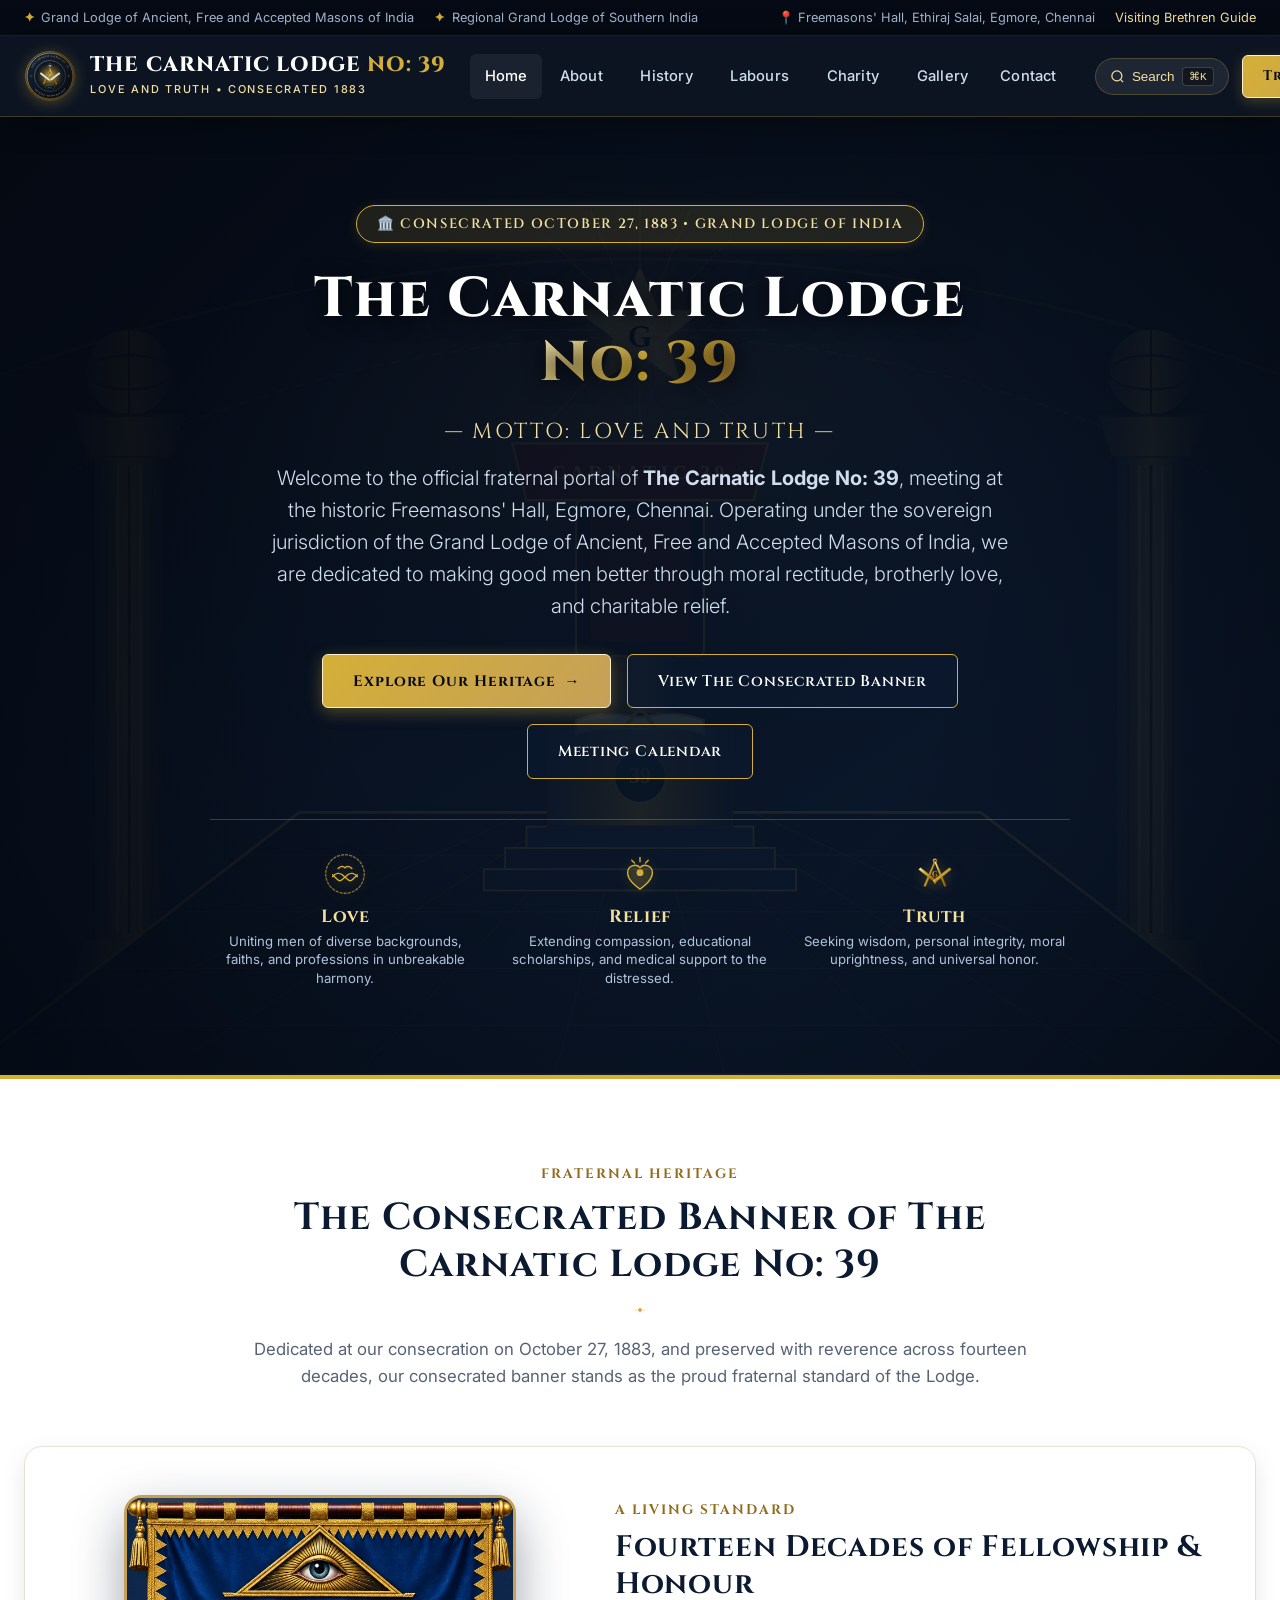
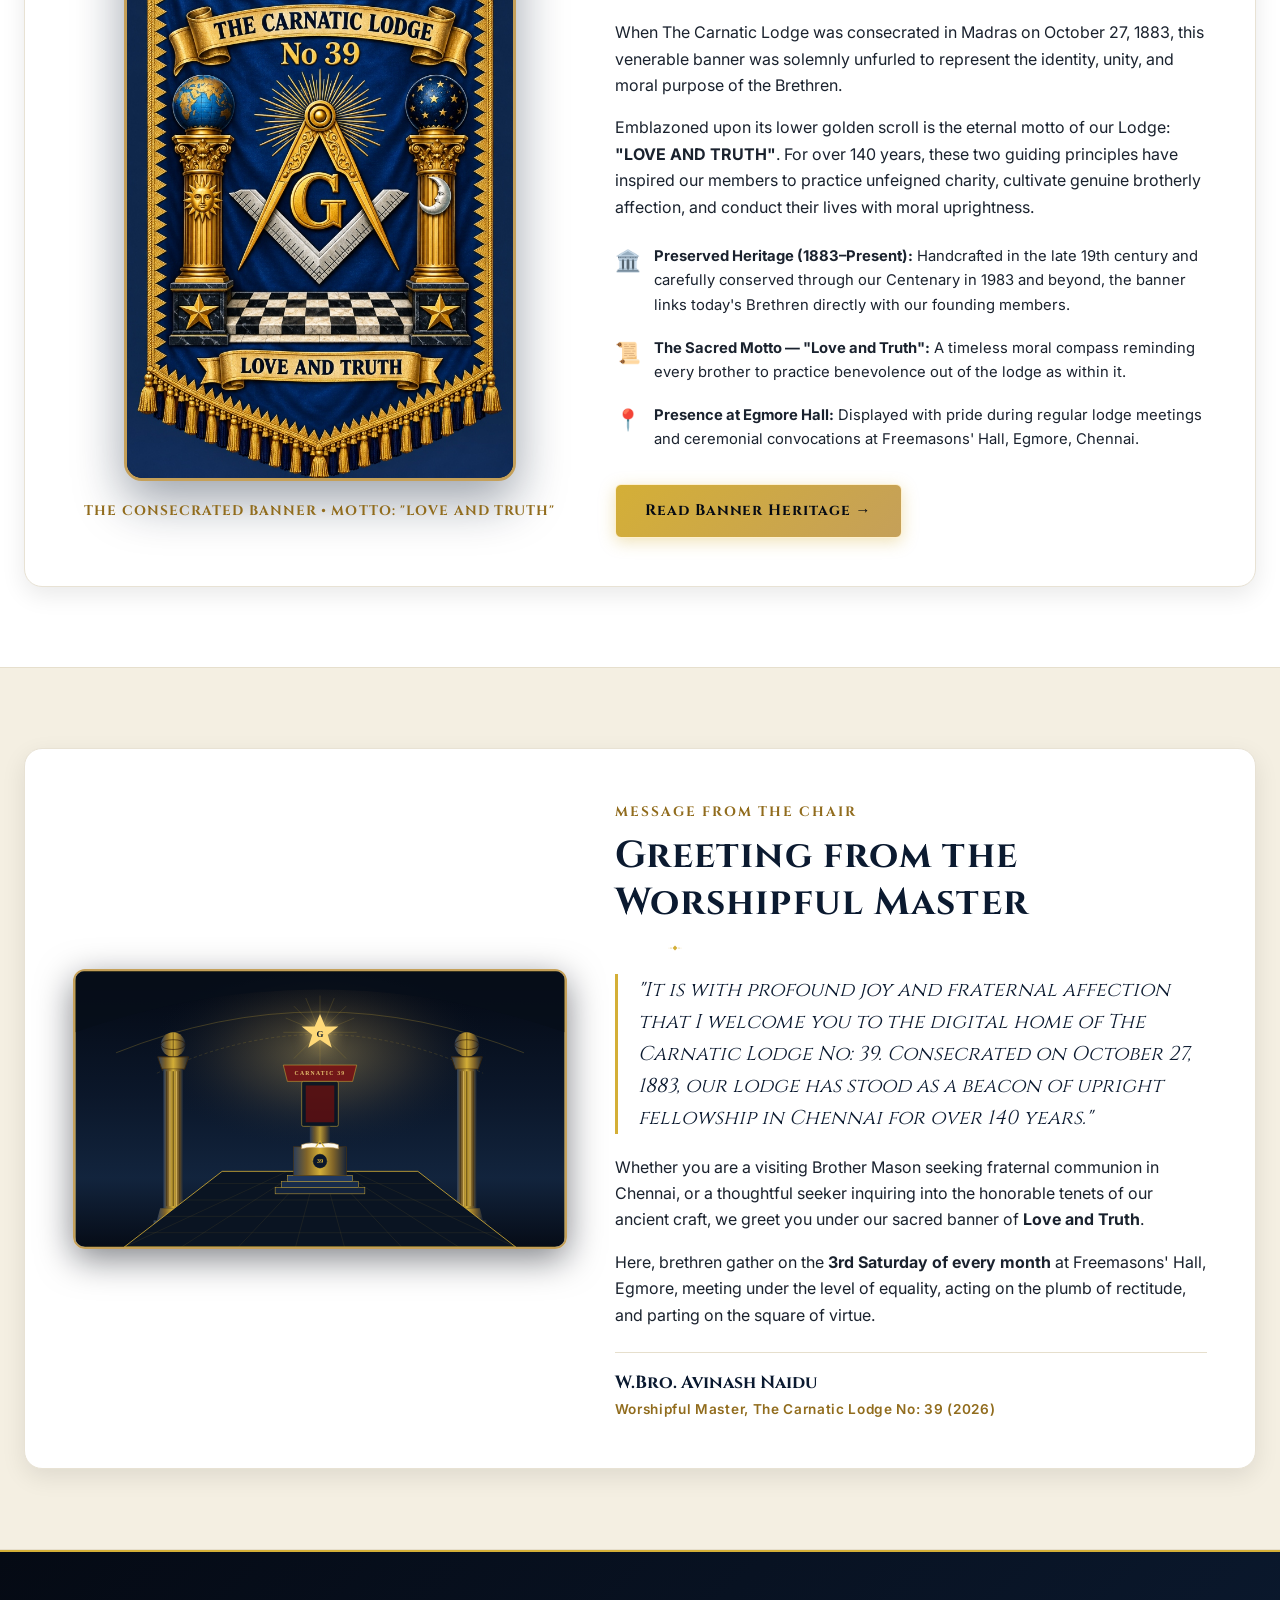
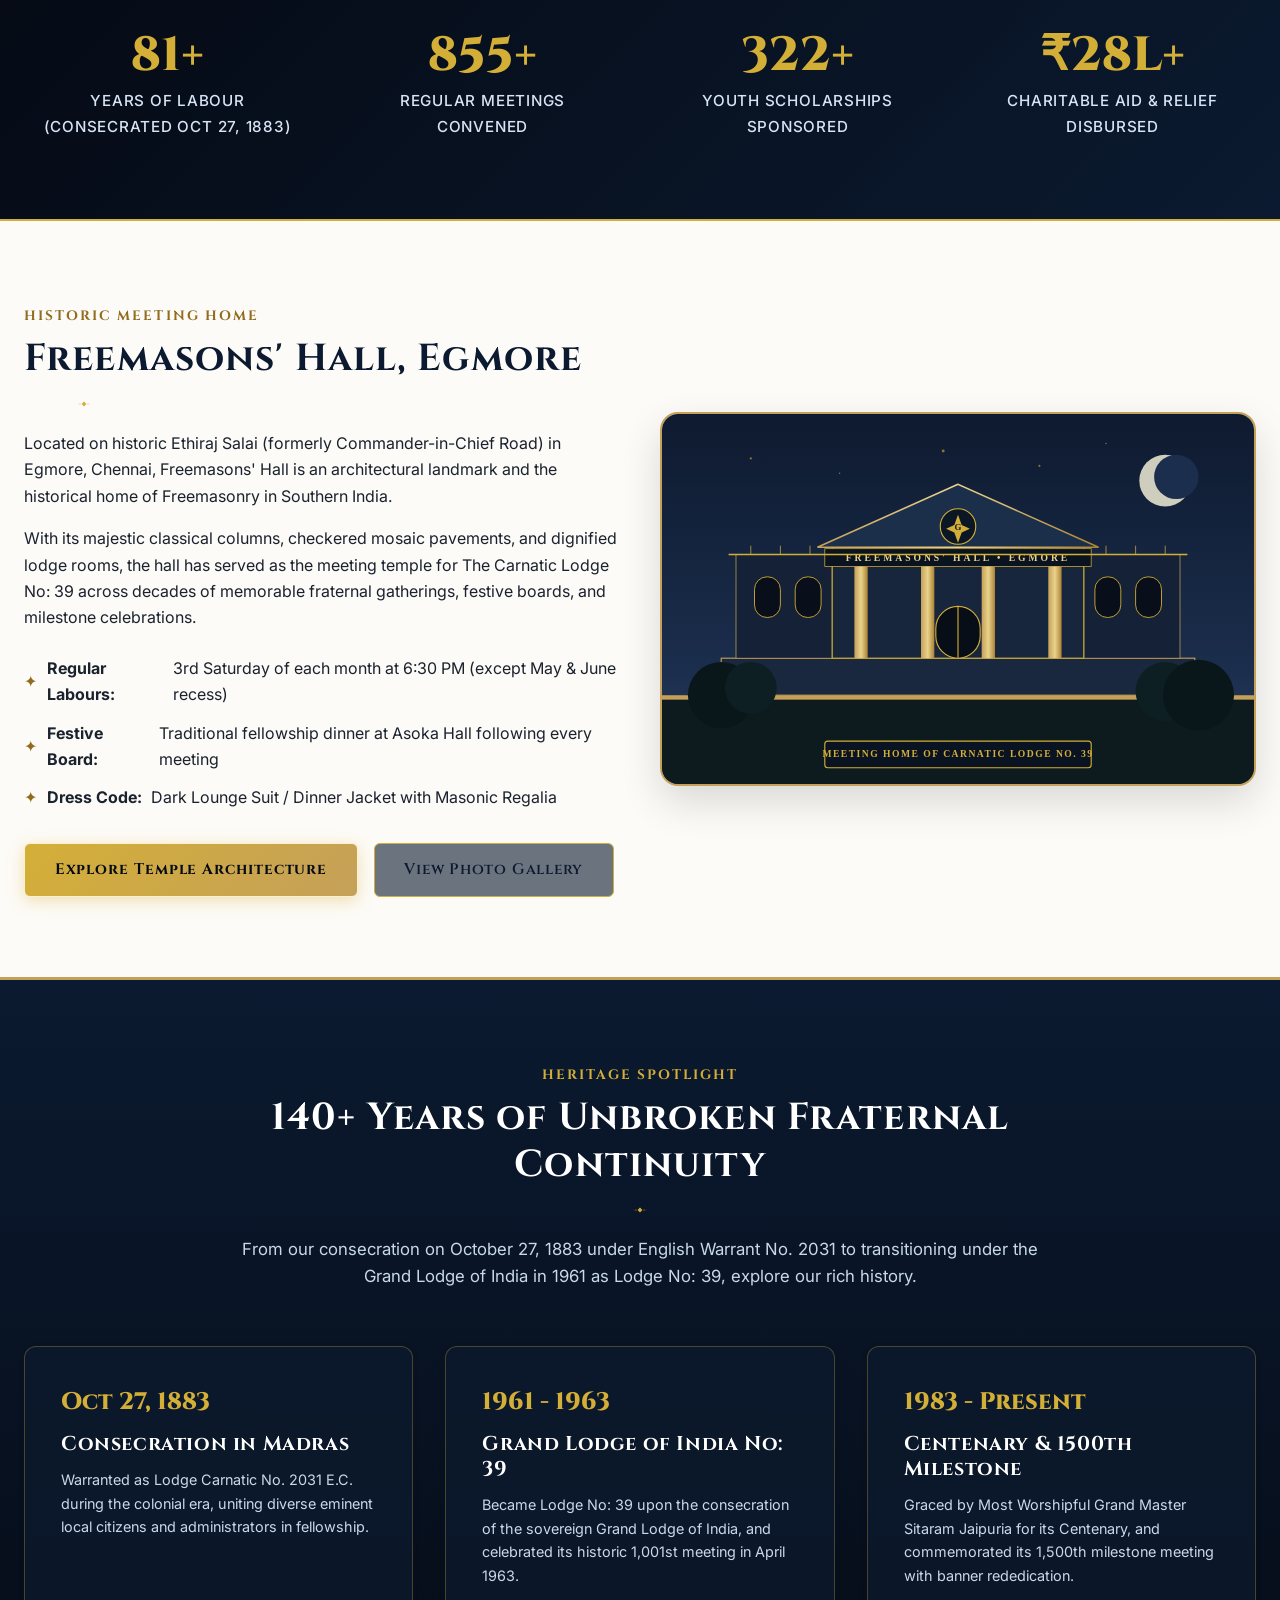
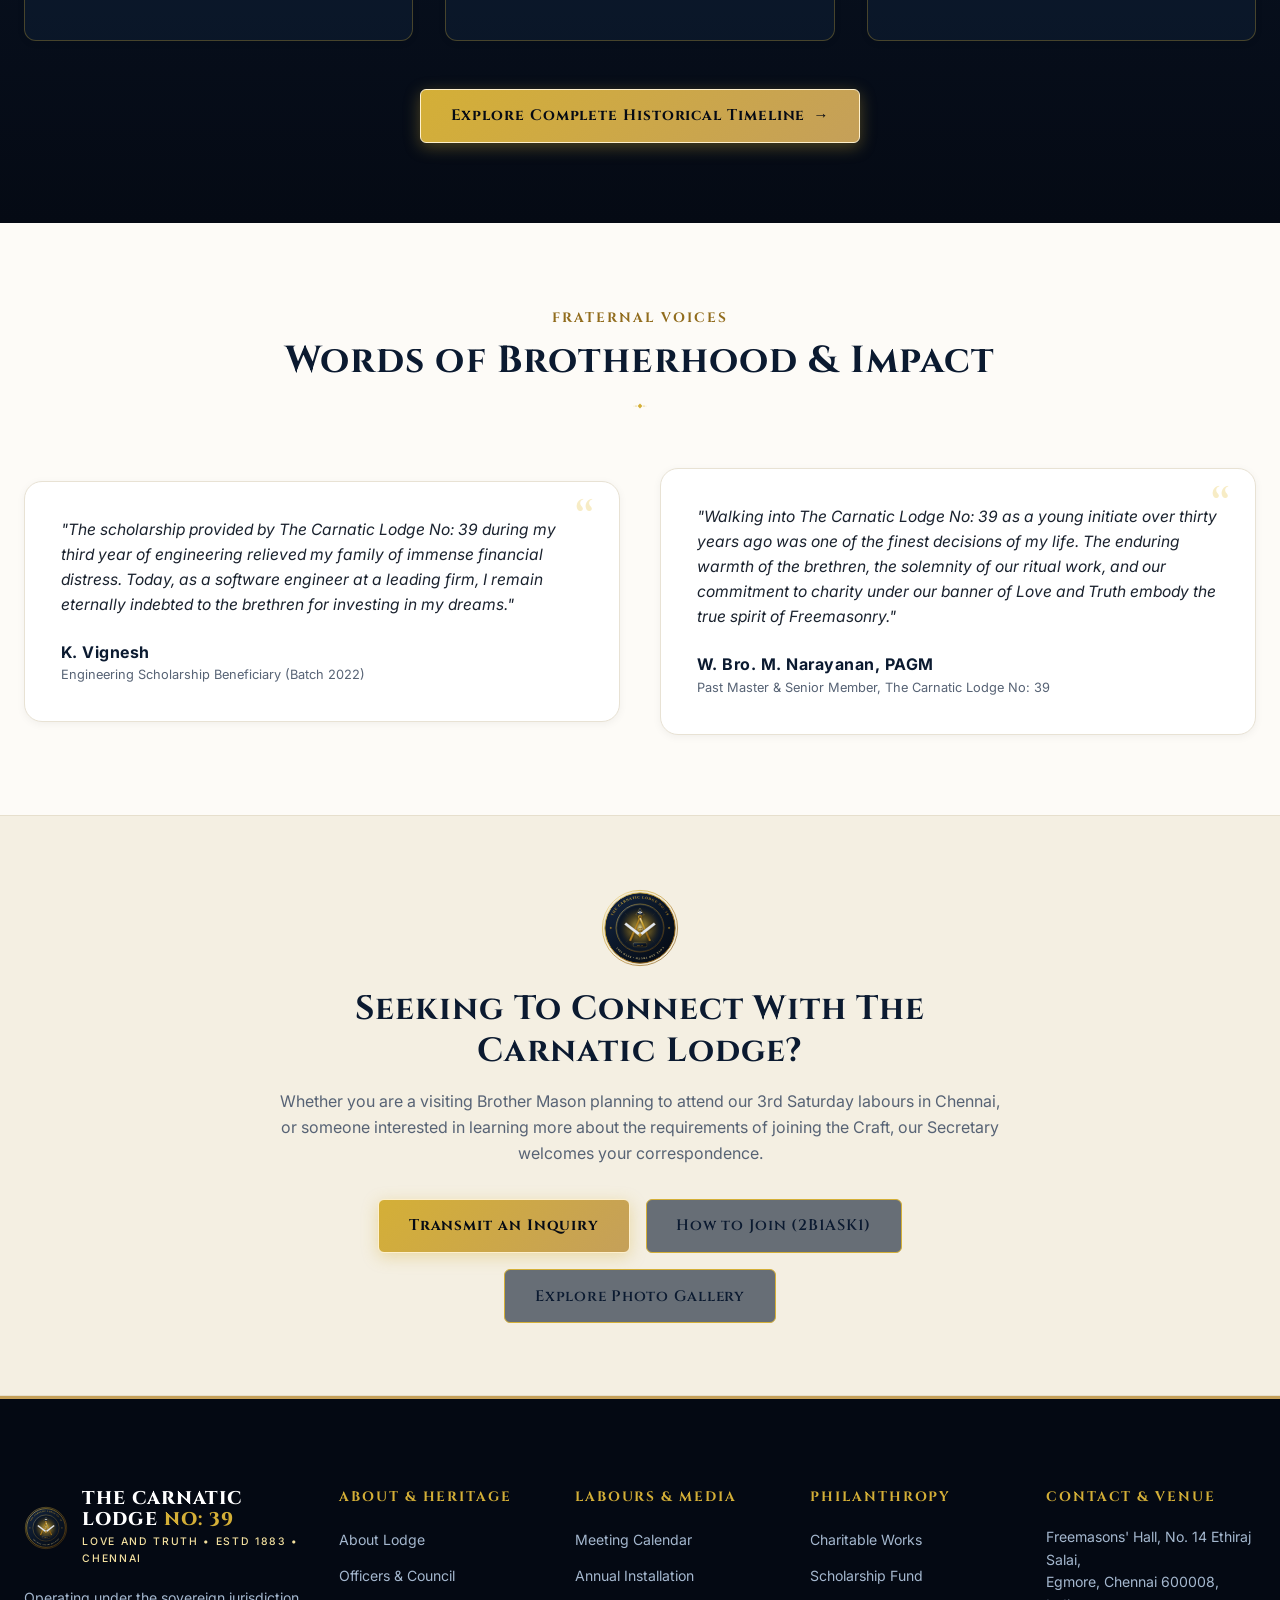
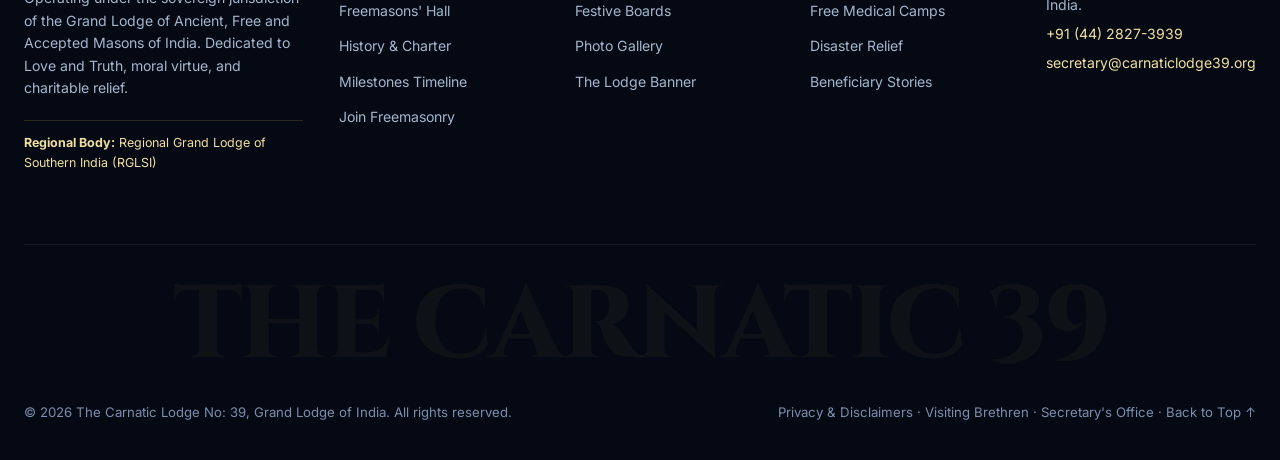
<file: index.html>
<!DOCTYPE html>
<html lang="en">
<head>
  <meta charset="UTF-8">
  <meta name="viewport" content="width=device-width, initial-scale=1.0">
  <!-- Private Review Meta: Block all Search Engines & AI Crawlers -->
  <meta name="robots" content="noindex, nofollow, noarchive, nosnippet, noimageindex">
  <meta name="googlebot" content="noindex, nofollow, noarchive, nosnippet, noimageindex">
  <title>The Carnatic Lodge No: 39 | Grand Lodge of India | Consecrated October 27, 1883</title>
  <meta name="description" content="Welcome to the official website of The Carnatic Lodge No: 39, Chennai. Operating under the Grand Lodge of India since October 27, 1883. Motto: Love and Truth.">
  <meta name="keywords" content="The Carnatic Lodge No: 39, The Carnatic Lodge 39, Freemasons Hall Egmore, Grand Lodge of India, Freemasonry Chennai, Love and Truth, Masonic Lodge Tamil Nadu">
  <meta name="author" content="The Carnatic Lodge No: 39">
  <meta property="og:title" content="The Carnatic Lodge No: 39 | Grand Lodge of India">
  <meta property="og:description" content="Over 140 years of fellowship, moral rectitude, and charitable service in Chennai. Consecrated October 27, 1883. Motto: Love and Truth.">
  <meta property="og:type" content="website">
  <meta property="og:image" content="images/lodge-banner.jpg">
  
  <link rel="icon" type="image/svg+xml" href="images/favicon.svg">
  
  <!-- Stylesheets -->
  <link rel="stylesheet" href="css/style.css">
  <link rel="stylesheet" href="css/components.css">
  <link rel="stylesheet" href="css/responsive.css">
</head>
<body>

  <!-- Top Notification Strip -->
  <aside class="top-bar" aria-label="Affiliation and Venue">
    <div class="container">
      <div class="top-bar-left">
        <span class="top-bar-item"><strong class="bullet">✦</strong> Grand Lodge of Ancient, Free and Accepted Masons of India</span>
        <span class="top-bar-item"><strong class="bullet">✦</strong> Regional Grand Lodge of Southern India</span>
      </div>
      <div class="top-bar-right">
        <span class="top-bar-item">📍 Freemasons' Hall, Ethiraj Salai, Egmore, Chennai</span>
        <a href="pages/contact.html#visiting">Visiting Brethren Guide</a>
      </div>
    </div>
  </aside>

  <!-- Mahadhi-Style Header with Mega Menu -->
  <header class="mm-header" role="banner">
    <div class="container">
      <div class="mm-header__in">
        <a class="mm-logo" href="index.html" aria-label="The Carnatic Lodge No: 39 Home">
          <img src="images/lodge-crest.svg" alt="The Carnatic Lodge No: 39 Official Crest" class="mm-logo-crest">
          <div class="mm-logo-text">
            <span class="mm-logo-name">THE CARNATIC LODGE <span>NO: 39</span></span>
            <span class="mm-logo-sub">LOVE AND TRUTH • CONSECRATED 1883</span>
          </div>
        </a>

        <!-- Desktop Navigation with Mega Menus -->
        <nav aria-label="Main Navigation">
          <ul class="mm-nav" id="primaryNav">
            <li><a href="index.html" class="mm-nav-link active">Home</a></li>
            
            <!-- About Dropdown -->
            <li class="has-mega">
              <button type="button" class="mm-nav-btn" aria-haspopup="true">
                About <svg width="10" height="6" viewBox="0 0 10 6" fill="none"><path d="M1 1l4 4 4-4" stroke="currentColor" stroke-width="1.5"/></svg>
              </button>
              <div class="mm-mega">
                <div class="mm-mega__links">
                  <a href="pages/about.html">
                    <span class="mm-mega__ico">🏛️</span>
                    <span><strong>About The Carnatic Lodge</strong><small>Our mission, vision and core tenets of Love and Truth</small></span>
                    <span class="mm-mega__go">→</span>
                  </a>
                  <a href="pages/about.html#officers">
                    <span class="mm-mega__ico">📐</span>
                    <span><strong>Lodge Officers & Council</strong><small>Worshipful Master, Wardens, and Office-Bearers</small></span>
                    <span class="mm-mega__go">→</span>
                  </a>
                  <a href="pages/temple.html">
                    <span class="mm-mega__ico">📍</span>
                    <span><strong>Freemasons' Hall Egmore</strong><small>Classical architecture, Asoka Hall & Temple room</small></span>
                    <span class="mm-mega__go">→</span>
                  </a>
                  <a href="pages/membership.html">
                    <span class="mm-mega__ico">🤝</span>
                    <span><strong>Joining Freemasonry (2B1ASK1)</strong><small>Membership requirements & petition steps</small></span>
                    <span class="mm-mega__go">→</span>
                  </a>
                </div>
                <div class="mm-mega__feat">
                  <span class="mm-mega__feat-tag">Craft Leadership</span>
                  <h5>Consecrated Oct 27, 1883</h5>
                  <p>Over 140 years of continuous labour under the Grand Lodge of India, dedicated to Love and Truth.</p>
                  <a href="pages/about.html" class="mm-mega__feat-btn">Learn More →</a>
                </div>
              </div>
            </li>

            <!-- History Dropdown -->
            <li class="has-mega">
              <button type="button" class="mm-nav-btn" aria-haspopup="true">
                History <svg width="10" height="6" viewBox="0 0 10 6" fill="none"><path d="M1 1l4 4 4-4" stroke="currentColor" stroke-width="1.5"/></svg>
              </button>
              <div class="mm-mega mm-mega--sm">
                <div class="mm-mega__links">
                  <a href="pages/history.html">
                    <span class="mm-mega__ico">📜</span>
                    <span><strong>Foundational Warrant (1883–1884)</strong><small>Consecrated in colonial Madras under Warrant No. 2031 EC</small></span>
                    <span class="mm-mega__go">→</span>
                  </a>
                  <a href="pages/history.html#timeline">
                    <span class="mm-mega__ico">⏳</span>
                    <span><strong>Interactive Timeline</strong><small>Landmark milestones from 1883 to 2026</small></span>
                    <span class="mm-mega__go">→</span>
                  </a>
                  <a href="pages/history.html#lodge-banner">
                    <span class="mm-mega__ico">🛡️</span>
                    <span><strong>The Consecrated Lodge Banner</strong><small>Our historic 1883 consecrated banner & motto Love and Truth</small></span>
                    <span class="mm-mega__go">→</span>
                  </a>
                  <a href="pages/history.html#anecdotes">
                    <span class="mm-mega__ico">🎙️</span>
                    <span><strong>Memoirs of Brethren</strong><small>Archival recollections & fraternal stories</small></span>
                    <span class="mm-mega__go">→</span>
                  </a>
                </div>
              </div>
            </li>

            <!-- Events Dropdown -->
            <li class="has-mega">
              <button type="button" class="mm-nav-btn" aria-haspopup="true">
                Labours <svg width="10" height="6" viewBox="0 0 10 6" fill="none"><path d="M1 1l4 4 4-4" stroke="currentColor" stroke-width="1.5"/></svg>
              </button>
              <div class="mm-mega mm-mega--sm">
                <div class="mm-mega__links">
                  <a href="pages/events.html">
                    <span class="mm-mega__ico">📅</span>
                    <span><strong>Meeting Calendar</strong><small>Regular Labours: 3rd Saturday Monthly at 6:30 PM</small></span>
                    <span class="mm-mega__go">→</span>
                  </a>
                  <a href="pages/events.html#installation">
                    <span class="mm-mega__ico">👑</span>
                    <span><strong>Annual Installation</strong><small>Investiture of the Worshipful Master</small></span>
                    <span class="mm-mega__go">→</span>
                  </a>
                  <a href="pages/events.html#past-events">
                    <span class="mm-mega__ico">🍷</span>
                    <span><strong>Festive Board & Socials</strong><small>Banquet fellowship & family evenings</small></span>
                    <span class="mm-mega__go">→</span>
                  </a>
                </div>
              </div>
            </li>

            <!-- Community & Charity -->
            <li class="has-mega">
              <button type="button" class="mm-nav-btn" aria-haspopup="true">
                Charity <svg width="10" height="6" viewBox="0 0 10 6" fill="none"><path d="M1 1l4 4 4-4" stroke="currentColor" stroke-width="1.5"/></svg>
              </button>
              <div class="mm-mega mm-mega--sm">
                <div class="mm-mega__links">
                  <a href="pages/community.html">
                    <span class="mm-mega__ico">❤️</span>
                    <span><strong>Philanthropic Works</strong><small>Charitable outreach across Tamil Nadu</small></span>
                    <span class="mm-mega__go">→</span>
                  </a>
                  <a href="pages/community.html#scholarships">
                    <span class="mm-mega__ico">🎓</span>
                    <span><strong>Education Scholarships</strong><small>College tuition support for deserving youth</small></span>
                    <span class="mm-mega__go">→</span>
                  </a>
                  <a href="pages/community.html#health">
                    <span class="mm-mega__ico">🩺</span>
                    <span><strong>Free Medical Camps</strong><small>Diagnostic, eye care & surgical assistance</small></span>
                    <span class="mm-mega__go">→</span>
                  </a>
                  <a href="pages/community.html#testimonials">
                    <span class="mm-mega__ico">⭐</span>
                    <span><strong>Beneficiary Voices</strong><small>Direct stories of life-changing impact</small></span>
                    <span class="mm-mega__go">→</span>
                  </a>
                </div>
              </div>
            </li>

            <!-- Gallery Link -->
            <li><a href="pages/gallery.html" class="mm-nav-link">Gallery</a></li>

            <!-- Contact Link -->
            <li><a href="pages/contact.html" class="mm-nav-link">Contact</a></li>

            <li class="mm-nav-actions-mobile" style="display: none;">
              <a href="pages/contact.html" class="mm-btn-cta">Transmit Inquiry</a>
            </li>
          </ul>
        </nav>

        <!-- Right Side Actions -->
        <div class="mm-header__actions">
          <button class="mm-btn-search" aria-label="Search site" title="Search site (Ctrl+K)">
            <svg width="15" height="15" viewBox="0 0 24 24" fill="none" stroke="currentColor" stroke-width="2">
              <circle cx="11" cy="11" r="8"></circle>
              <line x1="21" y1="21" x2="16.65" y2="16.65"></line>
            </svg>
            <span>Search</span>
            <kbd>⌘K</kbd>
          </button>
          
          <a href="pages/contact.html" class="mm-btn-cta">Transmit Inquiry</a>
          
          <button class="mm-hamburger" aria-label="Toggle navigation menu" aria-expanded="false" aria-controls="primaryNav">
            <span class="mm-hamburger-line"></span>
            <span class="mm-hamburger-line"></span>
            <span class="mm-hamburger-line"></span>
          </button>
        </div>
      </div>
    </div>
  </header>

  <!-- Hero Section -->
  <main id="main-content">
    <section class="hero" aria-label="Welcome to The Carnatic Lodge No: 39">
      <div class="container">
        <div class="hero-content">
          <div class="hero-badge">
            <span>🏛️ Consecrated October 27, 1883 • Grand Lodge of India</span>
          </div>
          <h1 class="hero-title">
            The Carnatic Lodge <span>No: 39</span>
          </h1>
          <p class="hero-subtitle" style="font-size: 1.35rem; font-family: var(--font-serif); color: var(--color-gold-champagne); letter-spacing: 0.12em; text-transform: uppercase; margin-bottom: 0.75rem;">
            — Motto: Love and Truth —
          </p>
          <p class="hero-subtitle">
            Welcome to the official fraternal portal of <strong>The Carnatic Lodge No: 39</strong>, meeting at the historic Freemasons' Hall, Egmore, Chennai. Operating under the sovereign jurisdiction of the Grand Lodge of Ancient, Free and Accepted Masons of India, we are dedicated to making good men better through moral rectitude, brotherly love, and charitable relief.
          </p>
          <div class="hero-cta-group">
            <a href="pages/about.html" class="btn-primary">
              <span>Explore Our Heritage</span>
              <span>→</span>
            </a>
            <a href="#banner-showcase" class="btn-secondary">
              <span>View The Consecrated Banner</span>
            </a>
            <a href="pages/events.html" class="btn-secondary">
              <span>Meeting Calendar</span>
            </a>
          </div>

          <!-- Hero 3 Pillars Strip -->
          <div class="hero-pillars-strip">
            <div class="hero-pillar-item">
              <img src="images/icon-fellowship.svg" alt="Brotherly Love Icon" class="hero-pillar-icon">
              <h3 class="hero-pillar-title">Love</h3>
              <p class="hero-pillar-desc">Uniting men of diverse backgrounds, faiths, and professions in unbreakable harmony.</p>
            </div>
            <div class="hero-pillar-item">
              <img src="images/icon-charity.svg" alt="Relief Icon" class="hero-pillar-icon">
              <h3 class="hero-pillar-title">Relief</h3>
              <p class="hero-pillar-desc">Extending compassion, educational scholarships, and medical support to the distressed.</p>
            </div>
            <div class="hero-pillar-item">
              <img src="images/masonic-emblem.svg" alt="Truth Icon" class="hero-pillar-icon">
              <h3 class="hero-pillar-title">Truth</h3>
              <p class="hero-pillar-desc">Seeking wisdom, personal integrity, moral uprightness, and universal honor.</p>
            </div>
          </div>
        </div>
      </div>
    </section>

    <!-- The Consecrated Lodge Banner Showcase -->
    <section class="section" id="banner-showcase" style="background: #ffffff;">
      <div class="container">
        <div class="section-header">
          <span class="section-tag">Fraternal Heritage</span>
          <h2 class="section-title">The Consecrated Banner of The Carnatic Lodge No: 39</h2>
          <img src="images/gold-divider.svg" alt="" class="section-divider">
          <p class="section-subtitle">
            Dedicated at our consecration on October 27, 1883, and preserved with reverence across fourteen decades, our consecrated banner stands as the proud fraternal standard of the Lodge.
          </p>
        </div>

        <div class="feature-box banner-feature-box">
          <!-- Banner Image Frame -->
          <div style="text-align: center;">
            <div style="border-radius: var(--radius-lg); overflow: hidden; box-shadow: 0 20px 50px rgba(11, 26, 48, 0.4); border: 3px solid var(--color-gold-antique); display: inline-block; background: #070e1a;">
              <img src="images/the-carnatic-lodge-39-banner.jpg" alt="Official Consecrated Banner of The Carnatic Lodge No: 39" style="max-height: 580px; width: 100%; max-width: 100%; object-fit: contain;">
            </div>
            <p style="font-family: var(--font-serif); font-size: 0.85rem; color: var(--color-gold-deep); margin-top: 0.75rem; font-weight: 700; letter-spacing: 0.08em;">
              THE CONSECRATED BANNER • MOTTO: "LOVE AND TRUTH"
            </p>
          </div>

          <!-- Banner Heritage & Significance -->
          <div>
            <span class="section-tag">A Living Standard</span>
            <h3 style="font-size: 1.85rem; color: var(--color-primary-navy); margin-bottom: 1rem;">
              Fourteen Decades of Fellowship & Honour
            </h3>
            <p>
              When The Carnatic Lodge was consecrated in Madras on October 27, 1883, this venerable banner was solemnly unfurled to represent the identity, unity, and moral purpose of the Brethren.
            </p>
            <p>
              Emblazoned upon its lower golden scroll is the eternal motto of our Lodge: <strong>"LOVE AND TRUTH"</strong>. For over 140 years, these two guiding principles have inspired our members to practice unfeigned charity, cultivate genuine brotherly affection, and conduct their lives with moral uprightness.
            </p>
            
            <div style="display: flex; flex-direction: column; gap: 1.15rem; font-size: 0.925rem; margin-top: 1.5rem;">
              <div style="display: flex; gap: 0.85rem;">
                <span style="font-size: 1.3rem; color: var(--color-gold-deep);">🏛️</span>
                <div>
                  <strong>Preserved Heritage (1883–Present):</strong> Handcrafted in the late 19th century and carefully conserved through our Centenary in 1983 and beyond, the banner links today's Brethren directly with our founding members.
                </div>
              </div>

              <div style="display: flex; gap: 0.85rem;">
                <span style="font-size: 1.3rem; color: var(--color-gold-deep);">📜</span>
                <div>
                  <strong>The Sacred Motto — "Love and Truth":</strong> A timeless moral compass reminding every brother to practice benevolence out of the lodge as within it.
                </div>
              </div>

              <div style="display: flex; gap: 0.85rem;">
                <span style="font-size: 1.3rem; color: var(--color-gold-deep);">📍</span>
                <div>
                  <strong>Presence at Egmore Hall:</strong> Displayed with pride during regular lodge meetings and ceremonial convocations at Freemasons' Hall, Egmore, Chennai.
                </div>
              </div>
            </div>

            <div style="margin-top: 2rem;">
              <a href="pages/history.html#lodge-banner" class="btn-primary">Read Banner Heritage →</a>
            </div>
          </div>
        </div>
      </div>
    </section>

    <!-- Welcome Message from the Worshipful Master -->
    <section class="section section-alt">
      <div class="container">
        <div class="feature-box">
          <div class="feature-media">
            <img src="images/hero-temple.svg" alt="Freemasons Hall Temple Interior">
          </div>
          <div class="feature-body">
            <span class="section-tag">Message from the Chair</span>
            <h2 class="section-title">Greeting from the Worshipful Master</h2>
            <img src="images/gold-divider.svg" alt="" class="section-divider" style="margin-left: 0;">
            <p class="lead">
              "It is with profound joy and fraternal affection that I welcome you to the digital home of The Carnatic Lodge No: 39. Consecrated on October 27, 1883, our lodge has stood as a beacon of upright fellowship in Chennai for over 140 years."
            </p>
            <p>
              Whether you are a visiting Brother Mason seeking fraternal communion in Chennai, or a thoughtful seeker inquiring into the honorable tenets of our ancient craft, we greet you under our sacred banner of <strong>Love and Truth</strong>.
            </p>
            <p>
              Here, brethren gather on the <strong>3rd Saturday of every month</strong> at Freemasons' Hall, Egmore, meeting under the level of equality, acting on the plumb of rectitude, and parting on the square of virtue.
            </p>
            <div class="feature-quote-author">
              <div class="author-name">W.Bro. Avinash Naidu</div>
              <div class="author-title">Worshipful Master, The Carnatic Lodge No: 39 (2026)</div>
            </div>
          </div>
        </div>
      </div>
    </section>

    <!-- Animated Impact Statistics Strip -->
    <section class="stats-strip" aria-label="Lodge Statistics and Milestones">
      <div class="container">
        <div class="grid-4">
          <div class="stat-item">
            <div class="stat-number" data-target="143" data-suffix="+">143+</div>
            <div class="stat-label">Years of Labour (Consecrated Oct 27, 1883)</div>
          </div>
          <div class="stat-item">
            <div class="stat-number" data-target="1540" data-suffix="+">1,540+</div>
            <div class="stat-label">Regular Meetings Convened</div>
          </div>
          <div class="stat-item">
            <div class="stat-number" data-target="580" data-suffix="+">580+</div>
            <div class="stat-label">Youth Scholarships Sponsored</div>
          </div>
          <div class="stat-item">
            <div class="stat-number" data-target="52" data-prefix="₹" data-suffix="L+">₹52L+</div>
            <div class="stat-label">Charitable Aid & Relief Disbursed</div>
          </div>
        </div>
      </div>
    </section>

    <!-- Meeting Venue: Freemasons' Hall Egmore -->
    <section class="section">
      <div class="container">
        <div class="grid-2">
          <div>
            <span class="section-tag">Historic Meeting Home</span>
            <h2 class="section-title">Freemasons' Hall, Egmore</h2>
            <img src="images/gold-divider.svg" alt="" class="section-divider" style="margin-left: 0;">
            <p>
              Located on historic Ethiraj Salai (formerly Commander-in-Chief Road) in Egmore, Chennai, Freemasons' Hall is an architectural landmark and the historical home of Freemasonry in Southern India.
            </p>
            <p>
              With its majestic classical columns, checkered mosaic pavements, and dignified lodge rooms, the hall has served as the meeting temple for The Carnatic Lodge No: 39 across decades of memorable fraternal gatherings, festive boards, and milestone celebrations.
            </p>
            <ul style="margin: 1.5rem 0; display: flex; flex-direction: column; gap: 0.75rem;">
              <li style="display: flex; align-items: center; gap: 0.6rem;">
                <span style="color: var(--color-gold-deep);">✦</span>
                <strong>Regular Labours:</strong> 3rd Saturday of each month at 6:30 PM (except May & June recess)
              </li>
              <li style="display: flex; align-items: center; gap: 0.6rem;">
                <span style="color: var(--color-gold-deep);">✦</span>
                <strong>Festive Board:</strong> Traditional fellowship dinner at Asoka Hall following every meeting
              </li>
              <li style="display: flex; align-items: center; gap: 0.6rem;">
                <span style="color: var(--color-gold-deep);">✦</span>
                <strong>Dress Code:</strong> Dark Lounge Suit / Dinner Jacket with Masonic Regalia
              </li>
            </ul>
            <div style="display: flex; gap: 1rem; margin-top: 2rem; flex-wrap: wrap;">
              <a href="pages/temple.html" class="btn-primary">Explore Temple Architecture</a>
              <a href="pages/gallery.html" class="btn-secondary" style="color: var(--color-primary-navy);">View Photo Gallery</a>
            </div>
          </div>
          <div>
            <img src="images/freemasons-hall-chennai.svg" alt="Freemasons Hall Egmore Chennai Facade" style="border-radius: var(--radius-lg); box-shadow: var(--shadow-lg); border: 2px solid var(--color-gold-antique);">
          </div>
        </div>
      </div>
    </section>

    <!-- History Spotlight Preview -->
    <section class="section section-dark">
      <div class="container">
        <div class="section-header">
          <span class="section-tag">Heritage Spotlight</span>
          <h2 class="section-title">140+ Years of Unbroken Fraternal Continuity</h2>
          <img src="images/gold-divider.svg" alt="" class="section-divider">
          <p class="section-subtitle">
            From our consecration on October 27, 1883 under English Warrant No. 2031 to transitioning under the Grand Lodge of India in 1961 as Lodge No: 39, explore our rich history.
          </p>
        </div>

        <div class="grid-3">
          <div class="card" style="background: rgba(14, 28, 48, 0.7); border-color: rgba(212, 175, 55, 0.3);">
            <div style="font-family: var(--font-serif); font-size: 1.5rem; font-weight: 800; color: var(--color-gold-primary); margin-bottom: 0.5rem;">
              Oct 27, 1883
            </div>
            <h3 style="color: var(--color-white); font-size: 1.25rem; margin-bottom: 0.75rem;">Consecration in Madras</h3>
            <p style="color: #cbd8ea; font-size: 0.9rem;">
              Warranted as Lodge Carnatic No. 2031 E.C. during the colonial era, uniting diverse eminent local citizens and administrators in fellowship.
            </p>
          </div>

          <div class="card" style="background: rgba(14, 28, 48, 0.7); border-color: rgba(212, 175, 55, 0.3);">
            <div style="font-family: var(--font-serif); font-size: 1.5rem; font-weight: 800; color: var(--color-gold-primary); margin-bottom: 0.5rem;">
              1961 - 1963
            </div>
            <h3 style="color: var(--color-white); font-size: 1.25rem; margin-bottom: 0.75rem;">Grand Lodge of India No: 39</h3>
            <p style="color: #cbd8ea; font-size: 0.9rem;">
              Became Lodge No: 39 upon the consecration of the sovereign Grand Lodge of India, and celebrated its historic 1,001st meeting in April 1963.
            </p>
          </div>

          <div class="card" style="background: rgba(14, 28, 48, 0.7); border-color: rgba(212, 175, 55, 0.3);">
            <div style="font-family: var(--font-serif); font-size: 1.5rem; font-weight: 800; color: var(--color-gold-primary); margin-bottom: 0.5rem;">
              1983 - Present
            </div>
            <h3 style="color: var(--color-white); font-size: 1.25rem; margin-bottom: 0.75rem;">Centenary & 1500th Milestone</h3>
            <p style="color: #cbd8ea; font-size: 0.9rem;">
              Graced by Most Worshipful Grand Master Sitaram Jaipuria for its Centenary, and commemorated its 1,500th milestone meeting with banner rededication.
            </p>
          </div>
        </div>

        <div style="text-align: center; margin-top: 3rem;">
          <a href="pages/history.html" class="btn-primary">
            <span>Explore Complete Historical Timeline</span>
            <span>→</span>
          </a>
        </div>
      </div>
    </section>

    <!-- Fraternal Testimonial & Beneficiary Voices -->
    <section class="section">
      <div class="container">
        <div class="section-header">
          <span class="section-tag">Fraternal Voices</span>
          <h2 class="section-title">Words of Brotherhood & Impact</h2>
          <img src="images/gold-divider.svg" alt="" class="section-divider">
        </div>

        <div class="grid-2">
          <div class="testimonial-card">
            <span class="quote-mark">“</span>
            <div class="testimonial-body">
              "The scholarship provided by The Carnatic Lodge No: 39 during my third year of engineering relieved my family of immense financial distress. Today, as a software engineer at a leading firm, I remain eternally indebted to the brethren for investing in my dreams."
            </div>
            <div class="testimonial-author">
              <div class="author-info">
                <h4>K. Vignesh</h4>
                <p>Engineering Scholarship Beneficiary (Batch 2022)</p>
              </div>
            </div>
          </div>

          <div class="testimonial-card">
            <span class="quote-mark">“</span>
            <div class="testimonial-body">
              "Walking into The Carnatic Lodge No: 39 as a young initiate over thirty years ago was one of the finest decisions of my life. The enduring warmth of the brethren, the solemnity of our ritual work, and our commitment to charity under our banner of Love and Truth embody the true spirit of Freemasonry."
            </div>
            <div class="testimonial-author">
              <div class="author-info">
                <h4>W. Bro. M. Narayanan, PAGM</h4>
                <p>Past Master & Senior Member, The Carnatic Lodge No: 39</p>
              </div>
            </div>
          </div>
        </div>
      </div>
    </section>

    <!-- Call to Action Banner -->
    <section class="section section-alt" style="text-align: center; padding: 4.5rem 0;">
      <div class="container">
        <div style="max-width: 720px; margin: 0 auto;">
          <img src="images/lodge-crest.svg" alt="Lodge Crest" style="width: 80px; height: 80px; margin: 0 auto 1.25rem;">
          <h2 class="section-title" style="font-size: 2.1rem;">Seeking To Connect With The Carnatic Lodge?</h2>
          <p style="color: var(--color-text-muted); margin-bottom: 2rem;">
            Whether you are a visiting Brother Mason planning to attend our 3rd Saturday labours in Chennai, or someone interested in learning more about the requirements of joining the Craft, our Secretary welcomes your correspondence.
          </p>
          <div style="display: flex; justify-content: center; gap: 1rem; flex-wrap: wrap;">
            <a href="pages/contact.html" class="btn-primary">Transmit an Inquiry</a>
            <a href="pages/membership.html" class="btn-secondary" style="color: var(--color-primary-navy);">How to Join (2B1ASK1)</a>
            <a href="pages/gallery.html" class="btn-secondary" style="color: var(--color-primary-navy);">Explore Photo Gallery</a>
          </div>
        </div>
      </div>
    </section>
  </main>

  <!-- Mahadhi-Style Footer with Big Watermark -->
  <footer class="mm-footer" role="contentinfo">
    <div class="container">
      <div class="mm-footer__top">
        <!-- Brand Info -->
        <div class="mm-footer__brand">
          <a class="mm-logo" href="index.html">
            <img src="images/lodge-crest.svg" alt="The Carnatic Lodge Crest" style="width: 44px; height: 44px;">
            <div class="mm-logo-text">
              <span class="mm-logo-name" style="font-size: 1.15rem;">THE CARNATIC LODGE <span>NO: 39</span></span>
              <span class="mm-logo-sub" style="font-size: 0.65rem;">LOVE AND TRUTH • ESTD 1883 • CHENNAI</span>
            </div>
          </a>
          <p>
            Operating under the sovereign jurisdiction of the Grand Lodge of Ancient, Free and Accepted Masons of India. Dedicated to Love and Truth, moral virtue, and charitable relief.
          </p>
          <div class="mm-footer__affil">
            <strong>Regional Body:</strong> Regional Grand Lodge of Southern India (RGLSI)
          </div>
        </div>

        <!-- Col 2: About & Heritage -->
        <div>
          <h4>About & Heritage</h4>
          <ul>
            <li><a href="pages/about.html">About Lodge</a></li>
            <li><a href="pages/about.html#officers">Officers & Council</a></li>
            <li><a href="pages/temple.html">Freemasons' Hall</a></li>
            <li><a href="pages/history.html">History & Charter</a></li>
            <li><a href="pages/history.html#timeline">Milestones Timeline</a></li>
            <li><a href="pages/membership.html">Join Freemasonry</a></li>
          </ul>
        </div>

        <!-- Col 3: Labours & Media -->
        <div>
          <h4>Labours & Media</h4>
          <ul>
            <li><a href="pages/events.html">Meeting Calendar</a></li>
            <li><a href="pages/events.html#installation">Annual Installation</a></li>
            <li><a href="pages/events.html#past-events">Festive Boards</a></li>
            <li><a href="pages/gallery.html">Photo Gallery</a></li>
            <li><a href="pages/history.html#lodge-banner">The Lodge Banner</a></li>
          </ul>
        </div>

        <!-- Col 4: Charity & Service -->
        <div>
          <h4>Philanthropy</h4>
          <ul>
            <li><a href="pages/community.html">Charitable Works</a></li>
            <li><a href="pages/community.html#scholarships">Scholarship Fund</a></li>
            <li><a href="pages/community.html#health">Free Medical Camps</a></li>
            <li><a href="pages/community.html#relief">Disaster Relief</a></li>
            <li><a href="pages/community.html#testimonials">Beneficiary Stories</a></li>
          </ul>
        </div>

        <!-- Col 5: Contact & Venue -->
        <div>
          <h4>Contact & Venue</h4>
          <address>
            Freemasons' Hall, No. 14 Ethiraj Salai,<br>
            Egmore, Chennai 600008, India.<br>
            <a href="tel:+914428273939">+91 (44) 2827-3939</a><br>
            <a href="mailto:secretary@carnaticlodge39.org">secretary@carnaticlodge39.org</a>
          </address>
        </div>
      </div>

      <!-- Signature Mahadhi Big Watermark Text -->
      <div class="mm-footer__big" aria-hidden="true">THE CARNATIC 39</div>

      <!-- Footer Bottom -->
      <div class="mm-footer__bottom">
        <span>&copy; 2026 The Carnatic Lodge No: 39, Grand Lodge of India. All rights reserved.</span>
        <span>
          <a href="pages/about.html">Privacy & Disclaimers</a> &middot; 
          <a href="pages/contact.html#visiting">Visiting Brethren</a> &middot; 
          <a href="pages/contact.html">Secretary's Office</a> &middot; 
          <a href="#main-content">Back to Top ↑</a>
        </span>
      </div>
    </div>
  </footer>

  <!-- Back to Top Button -->
  <button class="back-to-top" aria-label="Scroll back to top">↑</button>

  <!-- Scripts -->
  <script src="js/main.js"></script>
  <script src="js/search.js"></script>
</body>
</html>
</file>
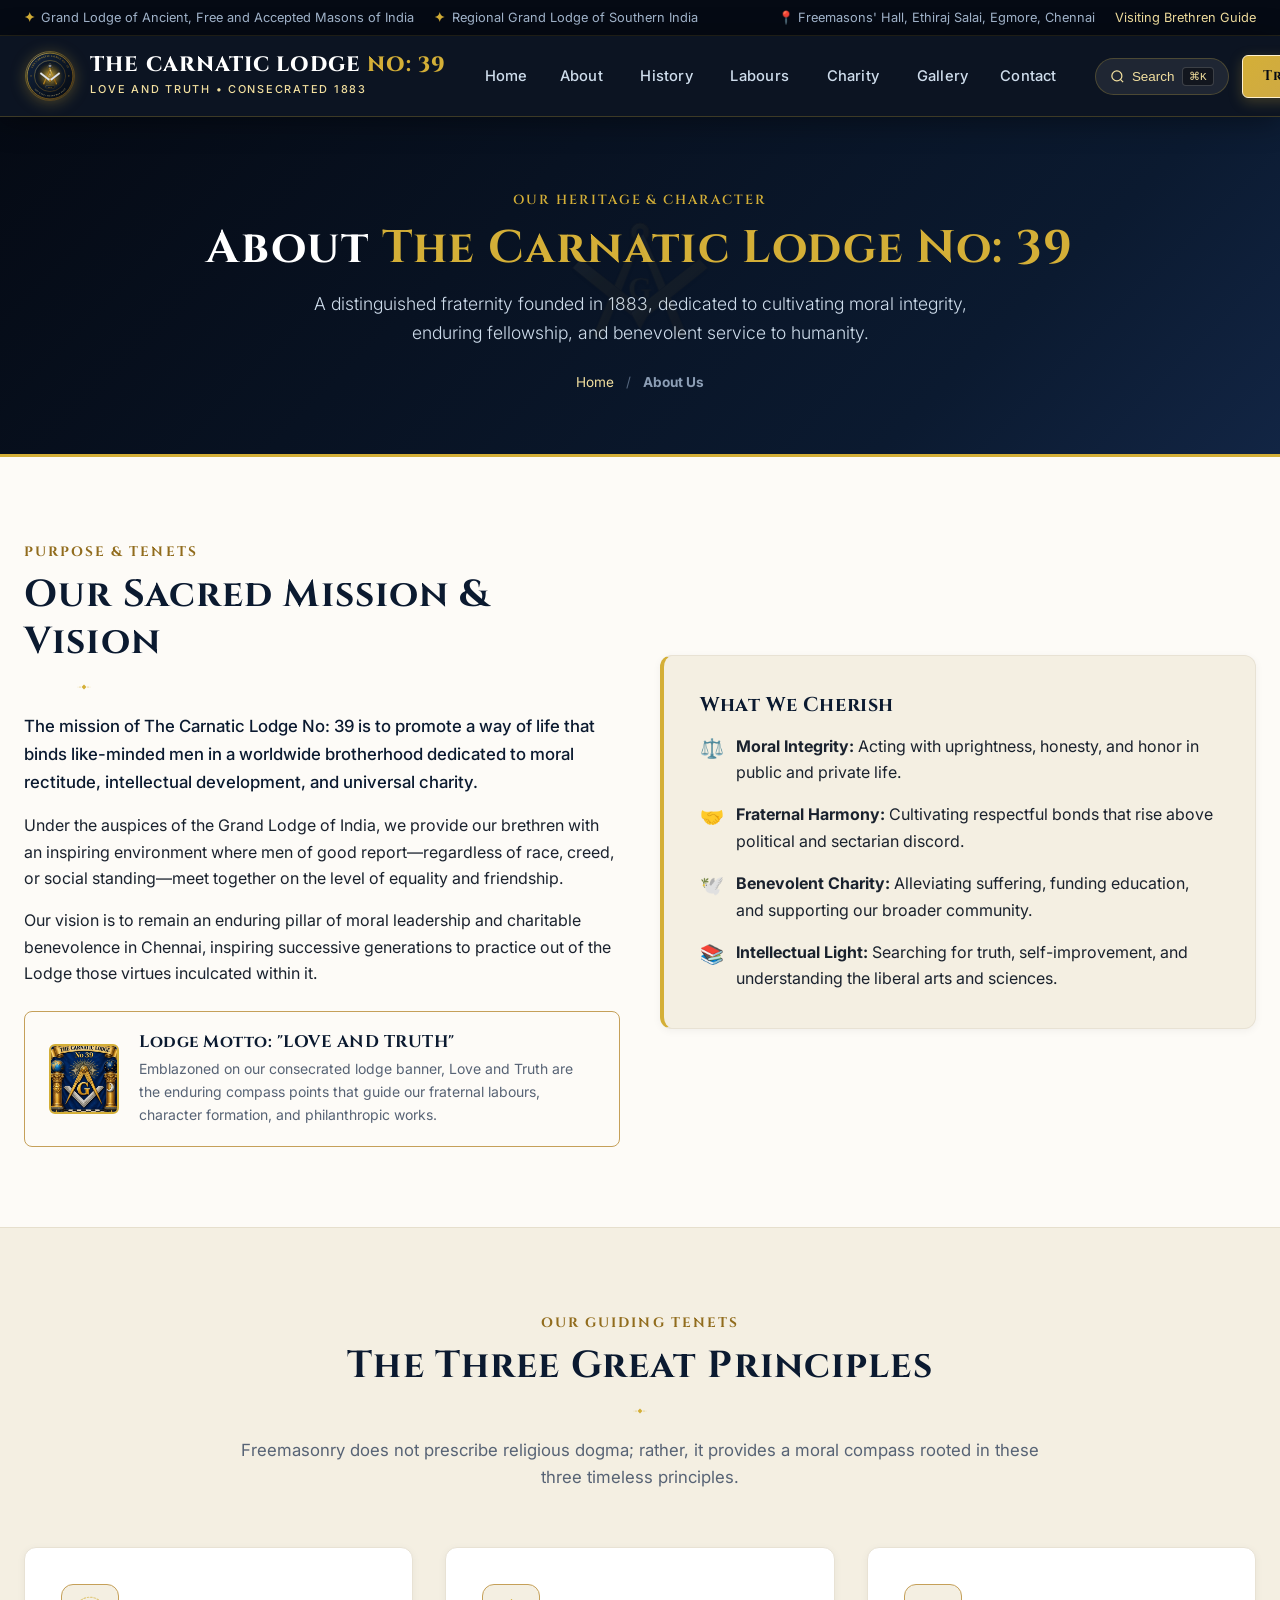
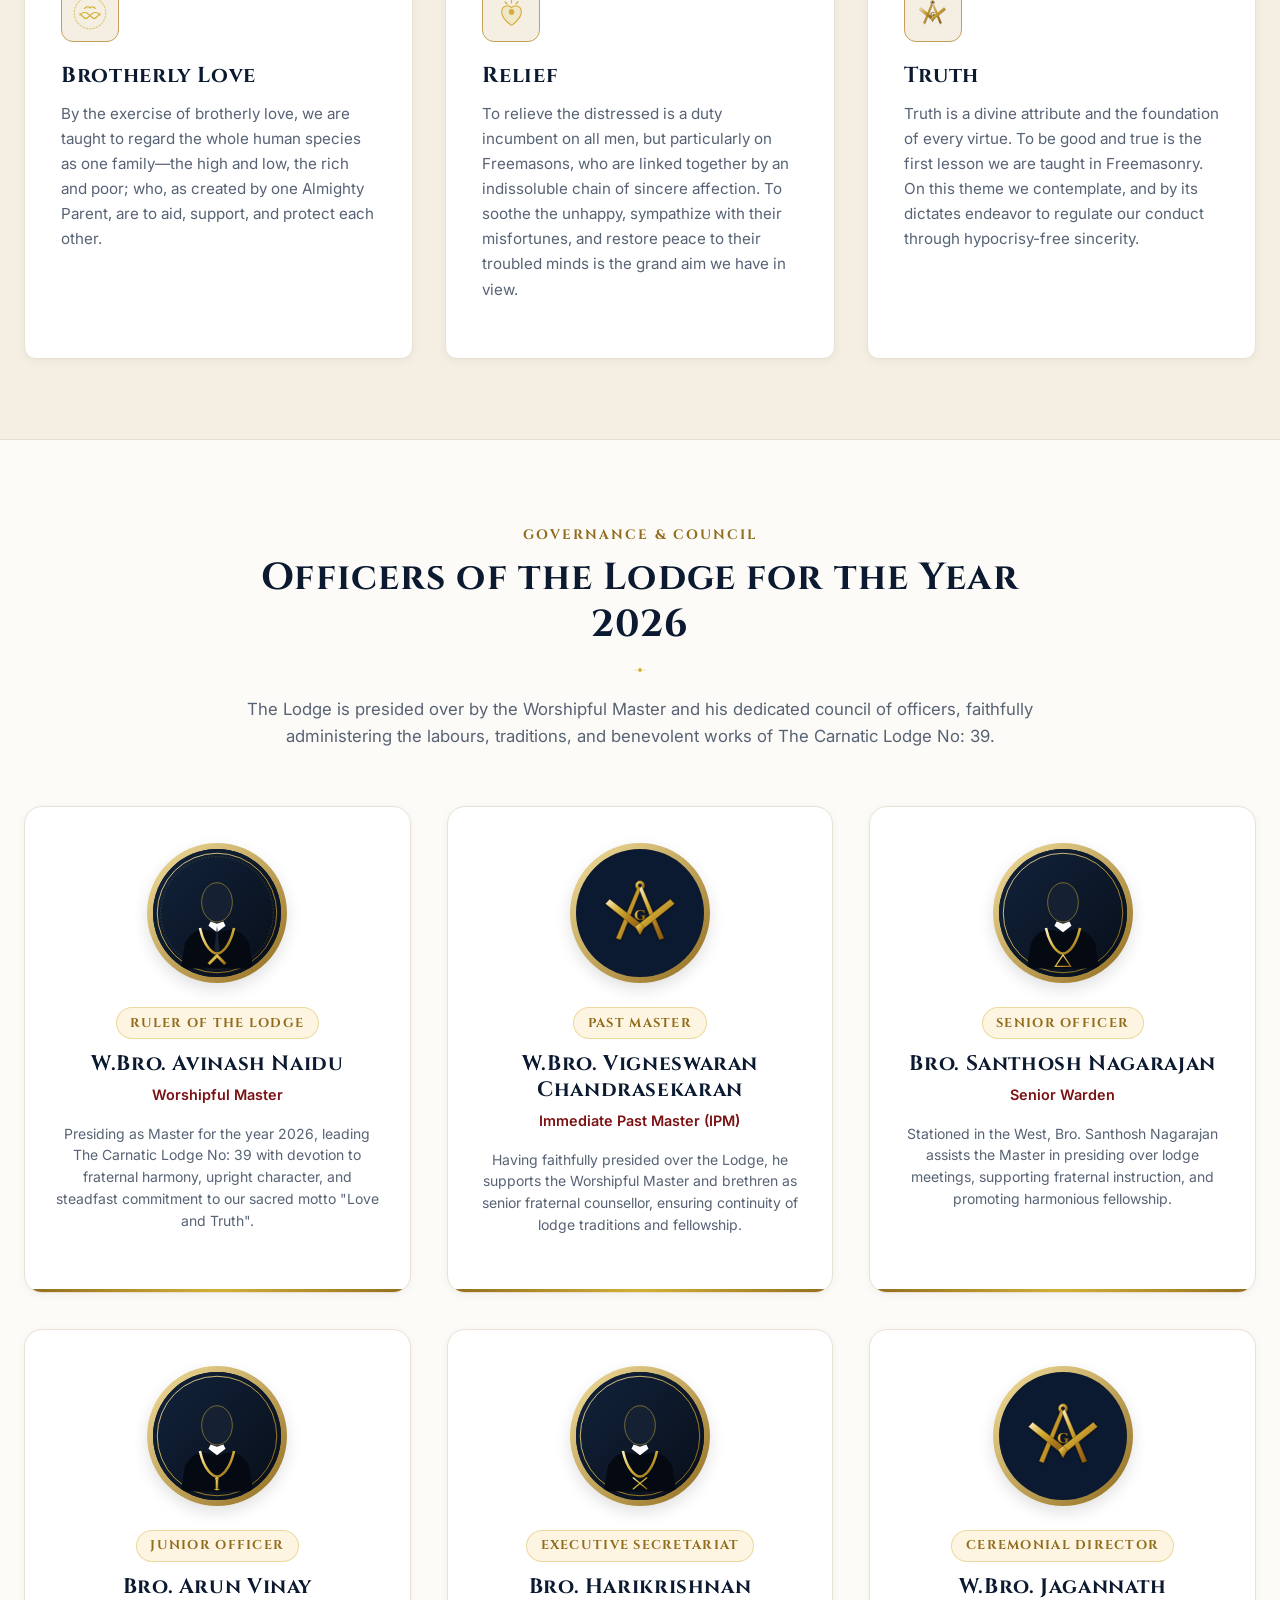
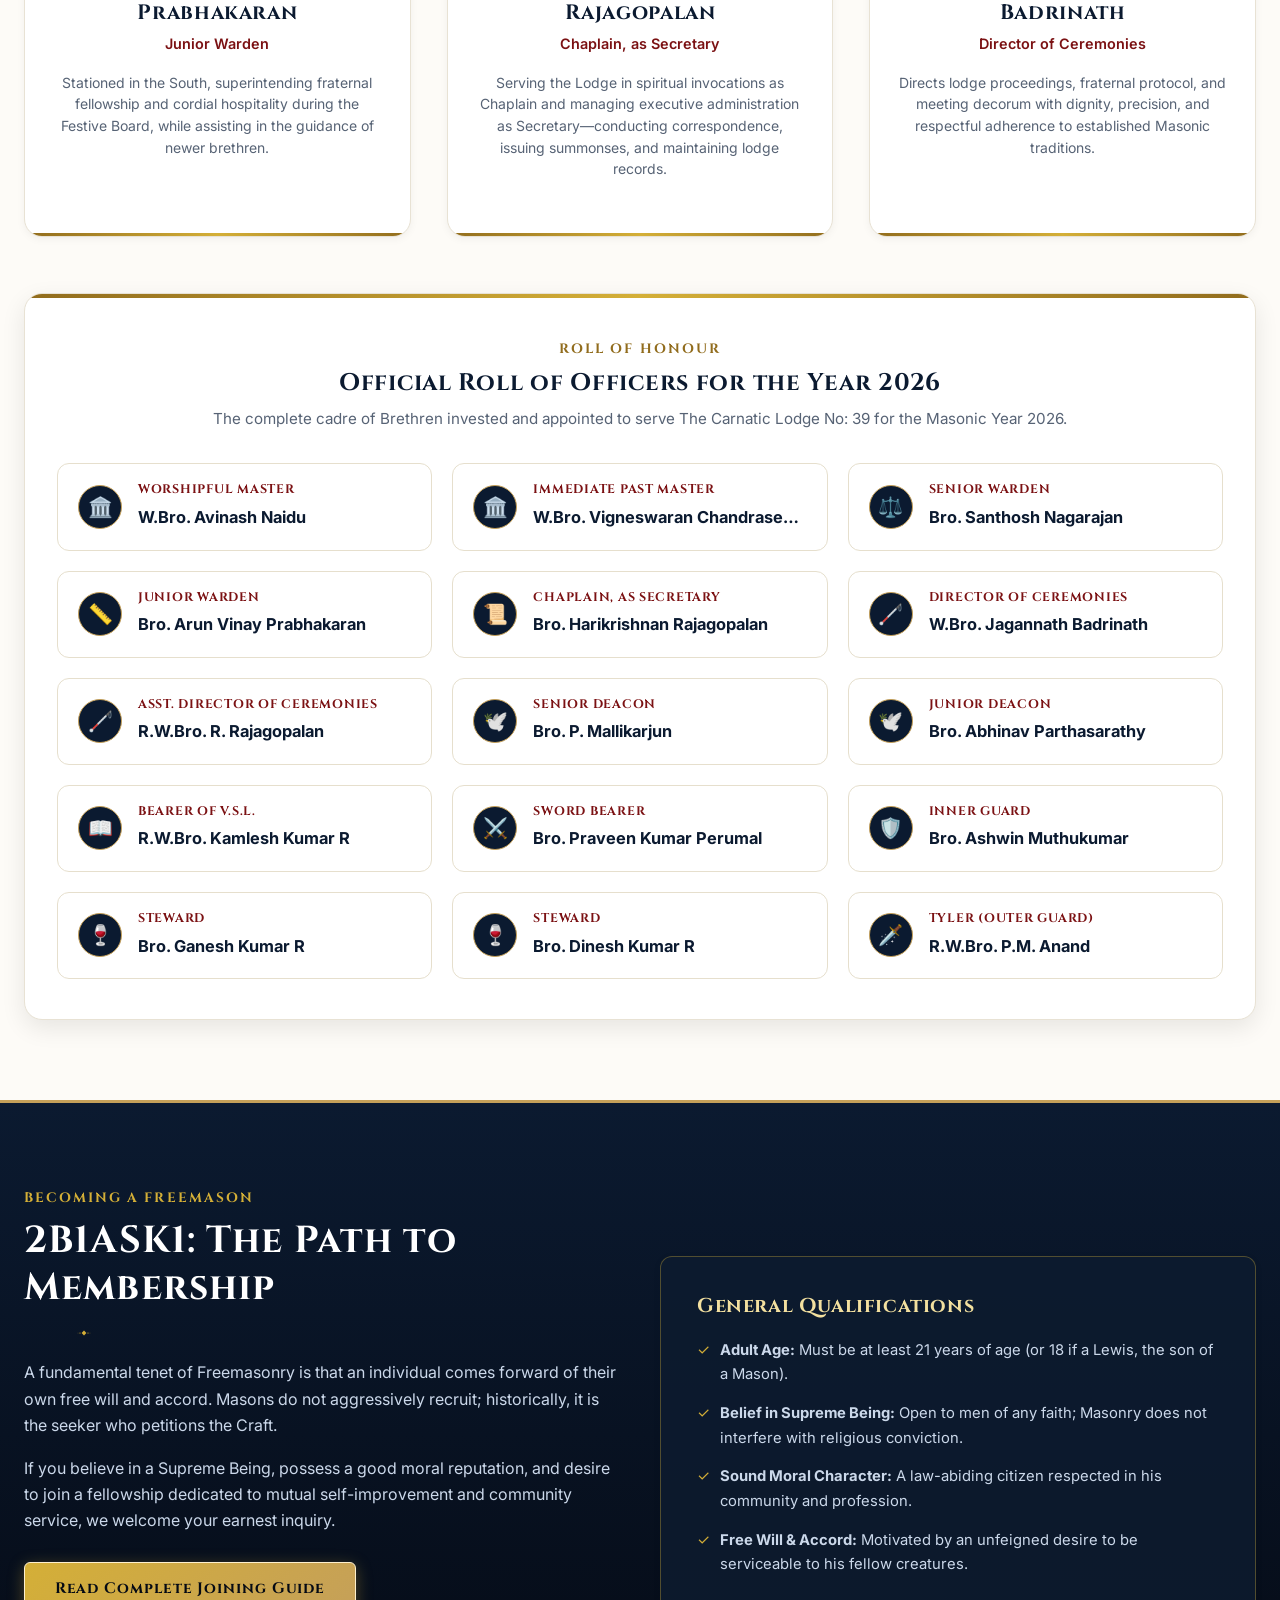
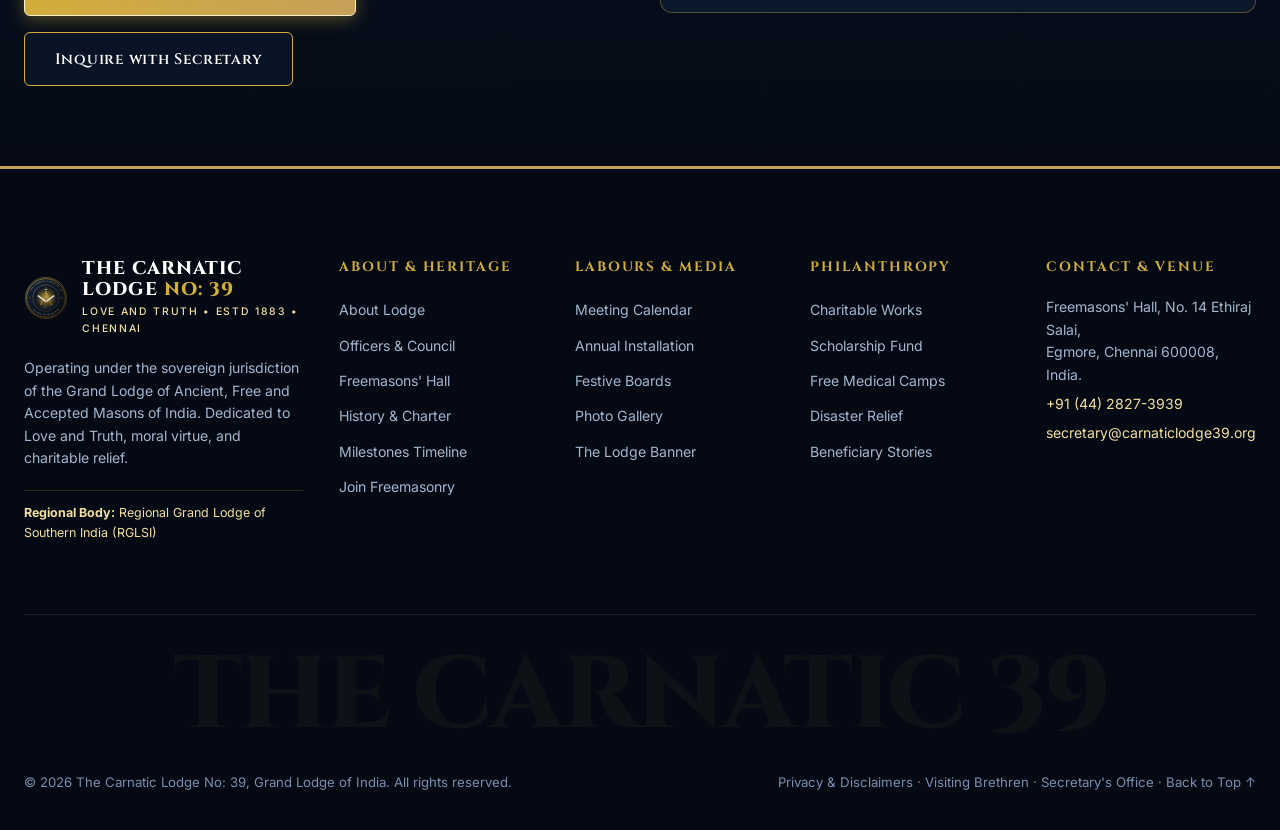
<file: pages/about.html>
<!DOCTYPE html>
<html lang="en">
<head>
  <meta charset="UTF-8">
  <meta name="viewport" content="width=device-width, initial-scale=1.0">
  <!-- Private Review Meta: Block all Search Engines & AI Crawlers -->
  <meta name="robots" content="noindex, nofollow, noarchive, nosnippet, noimageindex">
  <meta name="googlebot" content="noindex, nofollow, noarchive, nosnippet, noimageindex">
  <title>About The Carnatic Lodge No: 39 | Grand Lodge of India | Consecrated Oct 27, 1883</title>
  <meta name="description" content="Discover the mission, core values, officer leadership, and fraternal traditions of The Carnatic Lodge No: 39 in Chennai, consecrated October 27, 1883 under the Grand Lodge of India. Motto: Love and Truth.">
  <meta name="keywords" content="About The Carnatic Lodge No: 39, The Carnatic Lodge No: 39, Worshipful Master, Masonic Officers Chennai, Grand Lodge of India, Freemasonry Values, Love and Truth, Brotherly Love Relief Truth">
  
  <link rel="icon" type="image/svg+xml" href="../images/favicon.svg">
  
  <!-- Stylesheets -->
  <link rel="stylesheet" href="../css/style.css">
  <link rel="stylesheet" href="../css/components.css">
  <link rel="stylesheet" href="../css/responsive.css">
</head>
<body>

  <!-- Top Notification Strip -->
  <aside class="top-bar" aria-label="Affiliation and Venue">
    <div class="container">
      <div class="top-bar-left">
        <span class="top-bar-item"><strong class="bullet">✦</strong> Grand Lodge of Ancient, Free and Accepted Masons of India</span>
        <span class="top-bar-item"><strong class="bullet">✦</strong> Regional Grand Lodge of Southern India</span>
      </div>
      <div class="top-bar-right">
        <span class="top-bar-item">📍 Freemasons' Hall, Ethiraj Salai, Egmore, Chennai</span>
        <a href="contact.html#visiting">Visiting Brethren Guide</a>
      </div>
    </div>
  </aside>

  <!-- Mahadhi-Style Header with Mega Menu -->
  <header class="mm-header" role="banner">
    <div class="container">
      <div class="mm-header__in">
        <a class="mm-logo" href="../index.html" aria-label="The Carnatic Lodge No: 39 Home">
          <img src="../images/lodge-crest.svg" alt="The Carnatic Lodge No: 39 Official Crest" class="mm-logo-crest">
          <div class="mm-logo-text">
            <span class="mm-logo-name">THE CARNATIC LODGE <span>NO: 39</span></span>
            <span class="mm-logo-sub">LOVE AND TRUTH • CONSECRATED 1883</span>
          </div>
        </a>

                        <!-- Desktop Navigation with Mega Menus -->
        <nav aria-label="Main Navigation">
          <ul class="mm-nav" id="primaryNav">
            <li><a href="../index.html" class="mm-nav-link">Home</a></li>
            
            <!-- About Dropdown -->
            <li class="has-mega">
              <button type="button" class="mm-nav-btn active" aria-haspopup="true">
                About <svg width="10" height="6" viewBox="0 0 10 6" fill="none"><path d="M1 1l4 4 4-4" stroke="currentColor" stroke-width="1.5"/></svg>
              </button>
              <div class="mm-mega">
                <div class="mm-mega__links">
                  <a href="about.html">
                    <span class="mm-mega__ico">🏛️</span>
                    <span><strong>About The Carnatic Lodge</strong><small>Our mission, vision and core tenets of Love and Truth</small></span>
                    <span class="mm-mega__go">→</span>
                  </a>
                  <a href="about.html#officers">
                    <span class="mm-mega__ico">📐</span>
                    <span><strong>Lodge Officers & Council</strong><small>Worshipful Master, Wardens, and Office-Bearers</small></span>
                    <span class="mm-mega__go">→</span>
                  </a>
                  <a href="temple.html">
                    <span class="mm-mega__ico">📍</span>
                    <span><strong>Freemasons' Hall Egmore</strong><small>Classical architecture, Asoka Hall & Temple room</small></span>
                    <span class="mm-mega__go">→</span>
                  </a>
                  <a href="membership.html">
                    <span class="mm-mega__ico">🤝</span>
                    <span><strong>Joining Freemasonry (2B1ASK1)</strong><small>Membership requirements & petition steps</small></span>
                    <span class="mm-mega__go">→</span>
                  </a>
                </div>
                <div class="mm-mega__feat">
                  <span class="mm-mega__feat-tag">Craft Leadership</span>
                  <h5>Consecrated Oct 27, 1883</h5>
                  <p>Over 140 years of continuous labour under the Grand Lodge of India, dedicated to Love and Truth.</p>
                  <a href="about.html" class="mm-mega__feat-btn">Learn More →</a>
                </div>
              </div>
            </li>

            <!-- History Dropdown -->
            <li class="has-mega">
              <button type="button" class="mm-nav-btn" aria-haspopup="true">
                History <svg width="10" height="6" viewBox="0 0 10 6" fill="none"><path d="M1 1l4 4 4-4" stroke="currentColor" stroke-width="1.5"/></svg>
              </button>
              <div class="mm-mega mm-mega--sm">
                <div class="mm-mega__links">
                  <a href="history.html">
                    <span class="mm-mega__ico">📜</span>
                    <span><strong>Foundational Warrant (1883–1884)</strong><small>Consecrated in colonial Madras under Warrant No. 2031 EC</small></span>
                    <span class="mm-mega__go">→</span>
                  </a>
                  <a href="history.html#timeline">
                    <span class="mm-mega__ico">⏳</span>
                    <span><strong>Interactive Timeline</strong><small>Landmark milestones from 1883 to 2026</small></span>
                    <span class="mm-mega__go">→</span>
                  </a>
                  <a href="history.html#lodge-banner">
                    <span class="mm-mega__ico">🛡️</span>
                    <span><strong>The Consecrated Lodge Banner</strong><small>Our historic 1883 consecrated banner & motto Love and Truth</small></span>
                    <span class="mm-mega__go">→</span>
                  </a>
                  <a href="history.html#anecdotes">
                    <span class="mm-mega__ico">🎙️</span>
                    <span><strong>Memoirs of Brethren</strong><small>Archival recollections & fraternal stories</small></span>
                    <span class="mm-mega__go">→</span>
                  </a>
                </div>
              </div>
            </li>

            <!-- Events Dropdown -->
            <li class="has-mega">
              <button type="button" class="mm-nav-btn" aria-haspopup="true">
                Labours <svg width="10" height="6" viewBox="0 0 10 6" fill="none"><path d="M1 1l4 4 4-4" stroke="currentColor" stroke-width="1.5"/></svg>
              </button>
              <div class="mm-mega mm-mega--sm">
                <div class="mm-mega__links">
                  <a href="events.html">
                    <span class="mm-mega__ico">📅</span>
                    <span><strong>Meeting Calendar</strong><small>Regular Labours: 3rd Saturday Monthly at 6:30 PM</small></span>
                    <span class="mm-mega__go">→</span>
                  </a>
                  <a href="events.html#installation">
                    <span class="mm-mega__ico">👑</span>
                    <span><strong>Annual Installation</strong><small>Investiture of the Worshipful Master & Officers</small></span>
                    <span class="mm-mega__go">→</span>
                  </a>
                  <a href="events.html#past-events">
                    <span class="mm-mega__ico">🍷</span>
                    <span><strong>Festive Board & Socials</strong><small>Banquet fellowship & family evenings</small></span>
                    <span class="mm-mega__go">→</span>
                  </a>
                </div>
              </div>
            </li>

            <!-- Community & Charity -->
            <li class="has-mega">
              <button type="button" class="mm-nav-btn" aria-haspopup="true">
                Charity <svg width="10" height="6" viewBox="0 0 10 6" fill="none"><path d="M1 1l4 4 4-4" stroke="currentColor" stroke-width="1.5"/></svg>
              </button>
              <div class="mm-mega mm-mega--sm">
                <div class="mm-mega__links">
                  <a href="community.html">
                    <span class="mm-mega__ico">❤️</span>
                    <span><strong>Philanthropic Works</strong><small>Charitable outreach across Tamil Nadu</small></span>
                    <span class="mm-mega__go">→</span>
                  </a>
                  <a href="community.html#scholarships">
                    <span class="mm-mega__ico">🎓</span>
                    <span><strong>Education Scholarships</strong><small>College tuition support for deserving youth</small></span>
                    <span class="mm-mega__go">→</span>
                  </a>
                  <a href="community.html#health">
                    <span class="mm-mega__ico">🩺</span>
                    <span><strong>Free Medical Camps</strong><small>Diagnostic, eye care & surgical assistance</small></span>
                    <span class="mm-mega__go">→</span>
                  </a>
                  <a href="community.html#testimonials">
                    <span class="mm-mega__ico">⭐</span>
                    <span><strong>Beneficiary Voices</strong><small>Direct stories of life-changing impact</small></span>
                    <span class="mm-mega__go">→</span>
                  </a>
                </div>
              </div>
            </li>

            <!-- Gallery Link -->
            <li><a href="gallery.html" class="mm-nav-link">Gallery</a></li>

            <!-- Contact Link -->
            <li><a href="contact.html" class="mm-nav-link">Contact</a></li>

            <li class="mm-nav-actions-mobile" style="display: none;">
              <a href="contact.html" class="mm-btn-cta">Transmit Inquiry</a>
            </li>
          </ul>
        </nav>

        <!-- Right Side Actions -->
        <div class="mm-header__actions">
          <button class="mm-btn-search" aria-label="Search website" title="Search site (Ctrl+K)">
            <svg width="15" height="15" viewBox="0 0 24 24" fill="none" stroke="currentColor" stroke-width="2">
              <circle cx="11" cy="11" r="8"></circle>
              <line x1="21" y1="21" x2="16.65" y2="16.65"></line>
            </svg>
            <span>Search</span>
            <kbd>⌘K</kbd>
          </button>
          
          <a href="contact.html" class="mm-btn-cta">Transmit Inquiry</a>
          
          <button class="mm-hamburger" aria-label="Toggle navigation menu" aria-expanded="false" aria-controls="primaryNav">
            <span class="mm-hamburger-line"></span>
            <span class="mm-hamburger-line"></span>
            <span class="mm-hamburger-line"></span>
          </button>
        </div>
      </div>
    </div>
  </header>

  <!-- Page Banner -->
  <section class="page-banner">
    <div class="container">
      <span class="page-banner-badge">Our Heritage & Character</span>
      <h1 class="page-banner-title">About <span>The Carnatic Lodge No: 39</span></h1>
      <p class="page-banner-desc">
        A distinguished fraternity founded in 1883, dedicated to cultivating moral integrity, enduring fellowship, and benevolent service to humanity.
      </p>
      <nav class="breadcrumb-nav" aria-label="Breadcrumb">
        <a href="../index.html">Home</a>
        <span>/</span>
        <strong>About Us</strong>
      </nav>
    </div>
  </section>

  <!-- Main Content -->
  <main id="main-content">
    
    <!-- Mission, Vision & Purpose -->
    <section class="section">
      <div class="container">
        <div class="grid-2">
          <div>
            <span class="section-tag">Purpose & Tenets</span>
            <h2 class="section-title">Our Sacred Mission & Vision</h2>
            <img src="../images/gold-divider.svg" alt="" class="section-divider" style="margin-left: 0;">
            <p style="font-size: 1.05rem; font-weight: 500; color: var(--color-primary-navy);">
              The mission of The Carnatic Lodge No: 39 is to promote a way of life that binds like-minded men in a worldwide brotherhood dedicated to moral rectitude, intellectual development, and universal charity.
            </p>
            <p>
              Under the auspices of the Grand Lodge of India, we provide our brethren with an inspiring environment where men of good report—regardless of race, creed, or social standing—meet together on the level of equality and friendship.
            </p>
            <p>
              Our vision is to remain an enduring pillar of moral leadership and charitable benevolence in Chennai, inspiring successive generations to practice out of the Lodge those virtues inculcated within it.
            </p>
            <div style="margin-top: 1.5rem; padding: 1.25rem 1.5rem; background: var(--color-parchment-light); border: 1px solid var(--color-gold-antique); border-radius: 8px; display: flex; align-items: center; gap: 1.25rem;">
              <img src="../images/banner-crest-square.jpg" alt="The Carnatic Lodge No: 39 Crest" style="width: 70px; height: 70px; object-fit: cover; border-radius: 6px; border: 2px solid var(--color-gold-primary); flex-shrink: 0;">
              <div>
                <h4 style="font-size: 1.05rem; color: var(--color-primary-navy); margin-bottom: 0.25rem; font-family: var(--font-serif);">Lodge Motto: "LOVE AND TRUTH"</h4>
                <p style="font-size: 0.875rem; color: var(--color-text-muted); margin-bottom: 0;">Emblazoned on our consecrated lodge banner, Love and Truth are the enduring compass points that guide our fraternal labours, character formation, and philanthropic works.</p>
              </div>
            </div>
          </div>
          <div>
            <div class="card" style="border-left: 4px solid var(--color-gold-primary); background: var(--color-parchment-dark);">
              <h3 style="font-size: 1.25rem; margin-bottom: 1rem; color: var(--color-primary-navy);">What We Cherish</h3>
              <ul style="display: flex; flex-direction: column; gap: 1rem;">
                <li style="display: flex; gap: 0.75rem;">
                  <span style="color: var(--color-gold-deep); font-size: 1.2rem;">⚖️</span>
                  <div>
                    <strong>Moral Integrity:</strong> Acting with uprightness, honesty, and honor in public and private life.
                  </div>
                </li>
                <li style="display: flex; gap: 0.75rem;">
                  <span style="color: var(--color-gold-deep); font-size: 1.2rem;">🤝</span>
                  <div>
                    <strong>Fraternal Harmony:</strong> Cultivating respectful bonds that rise above political and sectarian discord.
                  </div>
                </li>
                <li style="display: flex; gap: 0.75rem;">
                  <span style="color: var(--color-gold-deep); font-size: 1.2rem;">🕊️</span>
                  <div>
                    <strong>Benevolent Charity:</strong> Alleviating suffering, funding education, and supporting our broader community.
                  </div>
                </li>
                <li style="display: flex; gap: 0.75rem;">
                  <span style="color: var(--color-gold-deep); font-size: 1.2rem;">📚</span>
                  <div>
                    <strong>Intellectual Light:</strong> Searching for truth, self-improvement, and understanding the liberal arts and sciences.
                  </div>
                </li>
              </ul>
            </div>
          </div>
        </div>
      </div>
    </section>

    <!-- Core Tenets Section -->
    <section class="section section-alt" id="values">
      <div class="container">
        <div class="section-header">
          <span class="section-tag">Our Guiding Tenets</span>
          <h2 class="section-title">The Three Great Principles</h2>
          <img src="../images/gold-divider.svg" alt="" class="section-divider">
          <p class="section-subtitle">
            Freemasonry does not prescribe religious dogma; rather, it provides a moral compass rooted in these three timeless principles.
          </p>
        </div>

        <div class="grid-3">
          <div class="card">
            <div class="card-icon-box">
              <img src="../images/icon-fellowship.svg" alt="Brotherly Love">
            </div>
            <h3 class="card-title">Brotherly Love</h3>
            <p class="card-text">
              By the exercise of brotherly love, we are taught to regard the whole human species as one family—the high and low, the rich and poor; who, as created by one Almighty Parent, are to aid, support, and protect each other.
            </p>
          </div>

          <div class="card">
            <div class="card-icon-box">
              <img src="../images/icon-charity.svg" alt="Charity & Relief">
            </div>
            <h3 class="card-title">Relief</h3>
            <p class="card-text">
              To relieve the distressed is a duty incumbent on all men, but particularly on Freemasons, who are linked together by an indissoluble chain of sincere affection. To soothe the unhappy, sympathize with their misfortunes, and restore peace to their troubled minds is the grand aim we have in view.
            </p>
          </div>

          <div class="card">
            <div class="card-icon-box">
              <img src="../images/masonic-emblem.svg" alt="Truth">
            </div>
            <h3 class="card-title">Truth</h3>
            <p class="card-text">
              Truth is a divine attribute and the foundation of every virtue. To be good and true is the first lesson we are taught in Freemasonry. On this theme we contemplate, and by its dictates endeavor to regulate our conduct through hypocrisy-free sincerity.
            </p>
          </div>
        </div>
      </div>
    </section>

            <!-- Officer Leadership Profiles -->
    <section class="section" id="officers">
      <div class="container">
        <div class="section-header">
          <span class="section-tag">Governance & Council</span>
          <h2 class="section-title">Officers of the Lodge for the Year 2026</h2>
          <img src="../images/gold-divider.svg" alt="" class="section-divider">
          <p class="section-subtitle">
            The Lodge is presided over by the Worshipful Master and his dedicated council of officers, faithfully administering the labours, traditions, and benevolent works of The Carnatic Lodge No: 39.
          </p>
        </div>

        <!-- Principal Officers Grid -->
        <div class="officers-grid">
          
          <!-- Worshipful Master -->
          <article class="officer-card">
            <div class="officer-avatar-wrapper">
              <img src="../images/officer-wm.svg" alt="W.Bro. Avinash Naidu, Worshipful Master" class="officer-avatar">
            </div>
            <span class="officer-rank">Ruler of the Lodge</span>
            <h3 class="officer-name">W.Bro. Avinash Naidu</h3>
            <div class="officer-designation">Worshipful Master</div>
            <p class="officer-bio">
              Presiding as Master for the year 2026, leading The Carnatic Lodge No: 39 with devotion to fraternal harmony, upright character, and steadfast commitment to our sacred motto "Love and Truth".
            </p>
          </article>

          <!-- Immediate Past Master -->
          <article class="officer-card">
            <div class="officer-avatar-wrapper">
              <img src="../images/masonic-emblem.svg" alt="W.Bro. Vigneswaran Chandrasekaran, Immediate Past Master" class="officer-avatar" style="padding: 18px;">
            </div>
            <span class="officer-rank">Past Master</span>
            <h3 class="officer-name">W.Bro. Vigneswaran Chandrasekaran</h3>
            <div class="officer-designation">Immediate Past Master (IPM)</div>
            <p class="officer-bio">
              Having faithfully presided over the Lodge, he supports the Worshipful Master and brethren as senior fraternal counsellor, ensuring continuity of lodge traditions and fellowship.
            </p>
          </article>

          <!-- Senior Warden -->
          <article class="officer-card">
            <div class="officer-avatar-wrapper">
              <img src="../images/officer-sw.svg" alt="Bro. Santhosh Nagarajan, Senior Warden" class="officer-avatar">
            </div>
            <span class="officer-rank">Senior Officer</span>
            <h3 class="officer-name">Bro. Santhosh Nagarajan</h3>
            <div class="officer-designation">Senior Warden</div>
            <p class="officer-bio">
              Stationed in the West, Bro. Santhosh Nagarajan assists the Master in presiding over lodge meetings, supporting fraternal instruction, and promoting harmonious fellowship.
            </p>
          </article>

          <!-- Junior Warden -->
          <article class="officer-card">
            <div class="officer-avatar-wrapper">
              <img src="../images/officer-jw.svg" alt="Bro. Arun Vinay Prabhakaran, Junior Warden" class="officer-avatar">
            </div>
            <span class="officer-rank">Junior Officer</span>
            <h3 class="officer-name">Bro. Arun Vinay Prabhakaran</h3>
            <div class="officer-designation">Junior Warden</div>
            <p class="officer-bio">
              Stationed in the South, superintending fraternal fellowship and cordial hospitality during the Festive Board, while assisting in the guidance of newer brethren.
            </p>
          </article>

          <!-- Chaplain, as Secretary -->
          <article class="officer-card">
            <div class="officer-avatar-wrapper">
              <img src="../images/officer-sec.svg" alt="Bro. Harikrishnan Rajagopalan, Chaplain, as Secretary" class="officer-avatar">
            </div>
            <span class="officer-rank">Executive Secretariat</span>
            <h3 class="officer-name">Bro. Harikrishnan Rajagopalan</h3>
            <div class="officer-designation">Chaplain, as Secretary</div>
            <p class="officer-bio">
              Serving the Lodge in spiritual invocations as Chaplain and managing executive administration as Secretary—conducting correspondence, issuing summonses, and maintaining lodge records.
            </p>
          </article>

          <!-- Director of Ceremonies -->
          <article class="officer-card">
            <div class="officer-avatar-wrapper">
              <img src="../images/masonic-emblem.svg" alt="W.Bro. Jagannath Badrinath, Director of Ceremonies" class="officer-avatar" style="padding: 18px;">
            </div>
            <span class="officer-rank">Ceremonial Director</span>
            <h3 class="officer-name">W.Bro. Jagannath Badrinath</h3>
            <div class="officer-designation">Director of Ceremonies</div>
            <p class="officer-bio">
              Directs lodge proceedings, fraternal protocol, and meeting decorum with dignity, precision, and respectful adherence to established Masonic traditions.
            </p>
          </article>

        </div>

        <!-- Complete 2026 Lodge Officers Roster -->
        <div class="officers-roster-section">
          <div class="officers-roster-header">
            <span class="section-tag" style="color: var(--color-gold-deep);">Roll of Honour</span>
            <h3 class="officers-roster-title">Official Roll of Officers for the Year 2026</h3>
            <p class="officers-roster-desc">
              The complete cadre of Brethren invested and appointed to serve The Carnatic Lodge No: 39 for the Masonic Year 2026.
            </p>
          </div>

          <div class="officers-roster-grid">
            
            <div class="roster-card">
              <div class="roster-card__ico">🏛️</div>
              <div class="roster-card__info">
                <div class="roster-card__role">Worshipful Master</div>
                <div class="roster-card__name">W.Bro. Avinash Naidu</div>
              </div>
            </div>

            <div class="roster-card">
              <div class="roster-card__ico">🏛️</div>
              <div class="roster-card__info">
                <div class="roster-card__role">Immediate Past Master</div>
                <div class="roster-card__name">W.Bro. Vigneswaran Chandrasekaran</div>
              </div>
            </div>

            <div class="roster-card">
              <div class="roster-card__ico">⚖️</div>
              <div class="roster-card__info">
                <div class="roster-card__role">Senior Warden</div>
                <div class="roster-card__name">Bro. Santhosh Nagarajan</div>
              </div>
            </div>

            <div class="roster-card">
              <div class="roster-card__ico">📏</div>
              <div class="roster-card__info">
                <div class="roster-card__role">Junior Warden</div>
                <div class="roster-card__name">Bro. Arun Vinay Prabhakaran</div>
              </div>
            </div>

            <div class="roster-card">
              <div class="roster-card__ico">📜</div>
              <div class="roster-card__info">
                <div class="roster-card__role">Chaplain, as Secretary</div>
                <div class="roster-card__name">Bro. Harikrishnan Rajagopalan</div>
              </div>
            </div>

            <div class="roster-card">
              <div class="roster-card__ico">🦯</div>
              <div class="roster-card__info">
                <div class="roster-card__role">Director of Ceremonies</div>
                <div class="roster-card__name">W.Bro. Jagannath Badrinath</div>
              </div>
            </div>

            <div class="roster-card">
              <div class="roster-card__ico">🦯</div>
              <div class="roster-card__info">
                <div class="roster-card__role">Asst. Director of Ceremonies</div>
                <div class="roster-card__name">R.W.Bro. R. Rajagopalan</div>
              </div>
            </div>

            <div class="roster-card">
              <div class="roster-card__ico">🕊️</div>
              <div class="roster-card__info">
                <div class="roster-card__role">Senior Deacon</div>
                <div class="roster-card__name">Bro. P. Mallikarjun</div>
              </div>
            </div>

            <div class="roster-card">
              <div class="roster-card__ico">🕊️</div>
              <div class="roster-card__info">
                <div class="roster-card__role">Junior Deacon</div>
                <div class="roster-card__name">Bro. Abhinav Parthasarathy</div>
              </div>
            </div>

            <div class="roster-card">
              <div class="roster-card__ico">📖</div>
              <div class="roster-card__info">
                <div class="roster-card__role">Bearer of V.S.L.</div>
                <div class="roster-card__name">R.W.Bro. Kamlesh Kumar R</div>
              </div>
            </div>

            <div class="roster-card">
              <div class="roster-card__ico">⚔️</div>
              <div class="roster-card__info">
                <div class="roster-card__role">Sword Bearer</div>
                <div class="roster-card__name">Bro. Praveen Kumar Perumal</div>
              </div>
            </div>

            <div class="roster-card">
              <div class="roster-card__ico">🛡️</div>
              <div class="roster-card__info">
                <div class="roster-card__role">Inner Guard</div>
                <div class="roster-card__name">Bro. Ashwin Muthukumar</div>
              </div>
            </div>

            <div class="roster-card">
              <div class="roster-card__ico">🍷</div>
              <div class="roster-card__info">
                <div class="roster-card__role">Steward</div>
                <div class="roster-card__name">Bro. Ganesh Kumar R</div>
              </div>
            </div>

            <div class="roster-card">
              <div class="roster-card__ico">🍷</div>
              <div class="roster-card__info">
                <div class="roster-card__role">Steward</div>
                <div class="roster-card__name">Bro. Dinesh Kumar R</div>
              </div>
            </div>

            <div class="roster-card">
              <div class="roster-card__ico">🗡️</div>
              <div class="roster-card__info">
                <div class="roster-card__role">Tyler (Outer Guard)</div>
                <div class="roster-card__name">R.W.Bro. P.M. Anand</div>
              </div>
            </div>

          </div>
        </div>

      </div>
    </section>

    <!-- Joining Freemasonry / Inquiry CTA -->
    <section class="section section-dark" id="joining">
      <div class="container">
        <div class="grid-2">
          <div>
            <span class="section-tag" style="color: var(--color-gold-primary);">Becoming A Freemason</span>
            <h2 class="section-title" style="color: var(--color-white);">2B1ASK1: The Path to Membership</h2>
            <img src="../images/gold-divider.svg" alt="" class="section-divider" style="margin-left: 0;">
            <p style="color: #cbd8ea;">
              A fundamental tenet of Freemasonry is that an individual comes forward of their own free will and accord. Masons do not aggressively recruit; historically, it is the seeker who petitions the Craft.
            </p>
            <p style="color: #cbd8ea;">
              If you believe in a Supreme Being, possess a good moral reputation, and desire to join a fellowship dedicated to mutual self-improvement and community service, we welcome your earnest inquiry.
            </p>
            <div style="margin-top: 1.75rem; display: flex; gap: 1rem; flex-wrap: wrap;">
              <a href="membership.html" class="btn-primary">Read Complete Joining Guide</a>
              <a href="contact.html" class="btn-secondary">Inquire with Secretary</a>
            </div>
          </div>
          <div>
            <div class="card" style="background: rgba(14, 28, 48, 0.85); border-color: rgba(212, 175, 55, 0.35);">
              <h3 style="color: var(--color-gold-champagne); font-size: 1.25rem; margin-bottom: 1.25rem;">General Qualifications</h3>
              <ul style="display: flex; flex-direction: column; gap: 0.9rem; color: #cbd8ea; font-size: 0.925rem;">
                <li style="display: flex; align-items: flex-start; gap: 0.6rem;">
                  <span style="color: var(--color-gold-primary);">✓</span>
                  <span><strong>Adult Age:</strong> Must be at least 21 years of age (or 18 if a Lewis, the son of a Mason).</span>
                </li>
                <li style="display: flex; align-items: flex-start; gap: 0.6rem;">
                  <span style="color: var(--color-gold-primary);">✓</span>
                  <span><strong>Belief in Supreme Being:</strong> Open to men of any faith; Masonry does not interfere with religious conviction.</span>
                </li>
                <li style="display: flex; align-items: flex-start; gap: 0.6rem;">
                  <span style="color: var(--color-gold-primary);">✓</span>
                  <span><strong>Sound Moral Character:</strong> A law-abiding citizen respected in his community and profession.</span>
                </li>
                <li style="display: flex; align-items: flex-start; gap: 0.6rem;">
                  <span style="color: var(--color-gold-primary);">✓</span>
                  <span><strong>Free Will & Accord:</strong> Motivated by an unfeigned desire to be serviceable to his fellow creatures.</span>
                </li>
              </ul>
            </div>
          </div>
        </div>
      </div>
    </section>

  </main>

      <!-- Mahadhi-Style Footer with Big Watermark -->
  <footer class="mm-footer" role="contentinfo">
    <div class="container">
      <div class="mm-footer__top">
        <!-- Brand Info -->
        <div class="mm-footer__brand">
          <a class="mm-logo" href="../index.html">
            <img src="../images/lodge-crest.svg" alt="The Carnatic Lodge Crest" style="width: 44px; height: 44px;">
            <div class="mm-logo-text">
              <span class="mm-logo-name" style="font-size: 1.15rem;">THE CARNATIC LODGE <span>NO: 39</span></span>
              <span class="mm-logo-sub" style="font-size: 0.65rem;">LOVE AND TRUTH • ESTD 1883 • CHENNAI</span>
            </div>
          </a>
          <p>
            Operating under the sovereign jurisdiction of the Grand Lodge of Ancient, Free and Accepted Masons of India. Dedicated to Love and Truth, moral virtue, and charitable relief.
          </p>
          <div class="mm-footer__affil">
            <strong>Regional Body:</strong> Regional Grand Lodge of Southern India (RGLSI)
          </div>
        </div>

        <!-- Col 2: About & Heritage -->
        <div>
          <h4>About & Heritage</h4>
          <ul>
            <li><a href="about.html">About Lodge</a></li>
            <li><a href="about.html#officers">Officers & Council</a></li>
            <li><a href="temple.html">Freemasons' Hall</a></li>
            <li><a href="history.html">History & Charter</a></li>
            <li><a href="history.html#timeline">Milestones Timeline</a></li>
            <li><a href="membership.html">Join Freemasonry</a></li>
          </ul>
        </div>

        <!-- Col 3: Labours & Media -->
        <div>
          <h4>Labours & Media</h4>
          <ul>
            <li><a href="events.html">Meeting Calendar</a></li>
            <li><a href="events.html#installation">Annual Installation</a></li>
            <li><a href="events.html#past-events">Festive Boards</a></li>
            <li><a href="gallery.html">Photo Gallery</a></li>
            <li><a href="history.html#lodge-banner">The Lodge Banner</a></li>
          </ul>
        </div>

        <!-- Col 4: Charity & Service -->
        <div>
          <h4>Philanthropy</h4>
          <ul>
            <li><a href="community.html">Charitable Works</a></li>
            <li><a href="community.html#scholarships">Scholarship Fund</a></li>
            <li><a href="community.html#health">Free Medical Camps</a></li>
            <li><a href="community.html#relief">Disaster Relief</a></li>
            <li><a href="community.html#testimonials">Beneficiary Stories</a></li>
          </ul>
        </div>

        <!-- Col 5: Contact & Venue -->
        <div>
          <h4>Contact & Venue</h4>
          <address>
            Freemasons' Hall, No. 14 Ethiraj Salai,<br>
            Egmore, Chennai 600008, India.<br>
            <a href="tel:+914428273939">+91 (44) 2827-3939</a><br>
            <a href="mailto:secretary@carnaticlodge39.org">secretary@carnaticlodge39.org</a>
          </address>
        </div>
      </div>

      <!-- Signature Mahadhi Big Watermark Text -->
      <div class="mm-footer__big" aria-hidden="true">THE CARNATIC 39</div>

      <!-- Footer Bottom -->
      <div class="mm-footer__bottom">
        <span>&copy; 2026 The Carnatic Lodge No: 39, Grand Lodge of India. All rights reserved.</span>
        <span>
          <a href="about.html">Privacy & Disclaimers</a> &middot; 
          <a href="contact.html#visiting">Visiting Brethren</a> &middot; 
          <a href="contact.html">Secretary's Office</a> &middot; 
          <a href="#main-content">Back to Top ↑</a>
        </span>
      </div>
    </div>
  </footer>

  <button class="back-to-top" aria-label="Scroll back to top">↑</button>

  <script src="../js/main.js"></script>
  <script src="../js/search.js"></script>
</body>
</html>
</file>
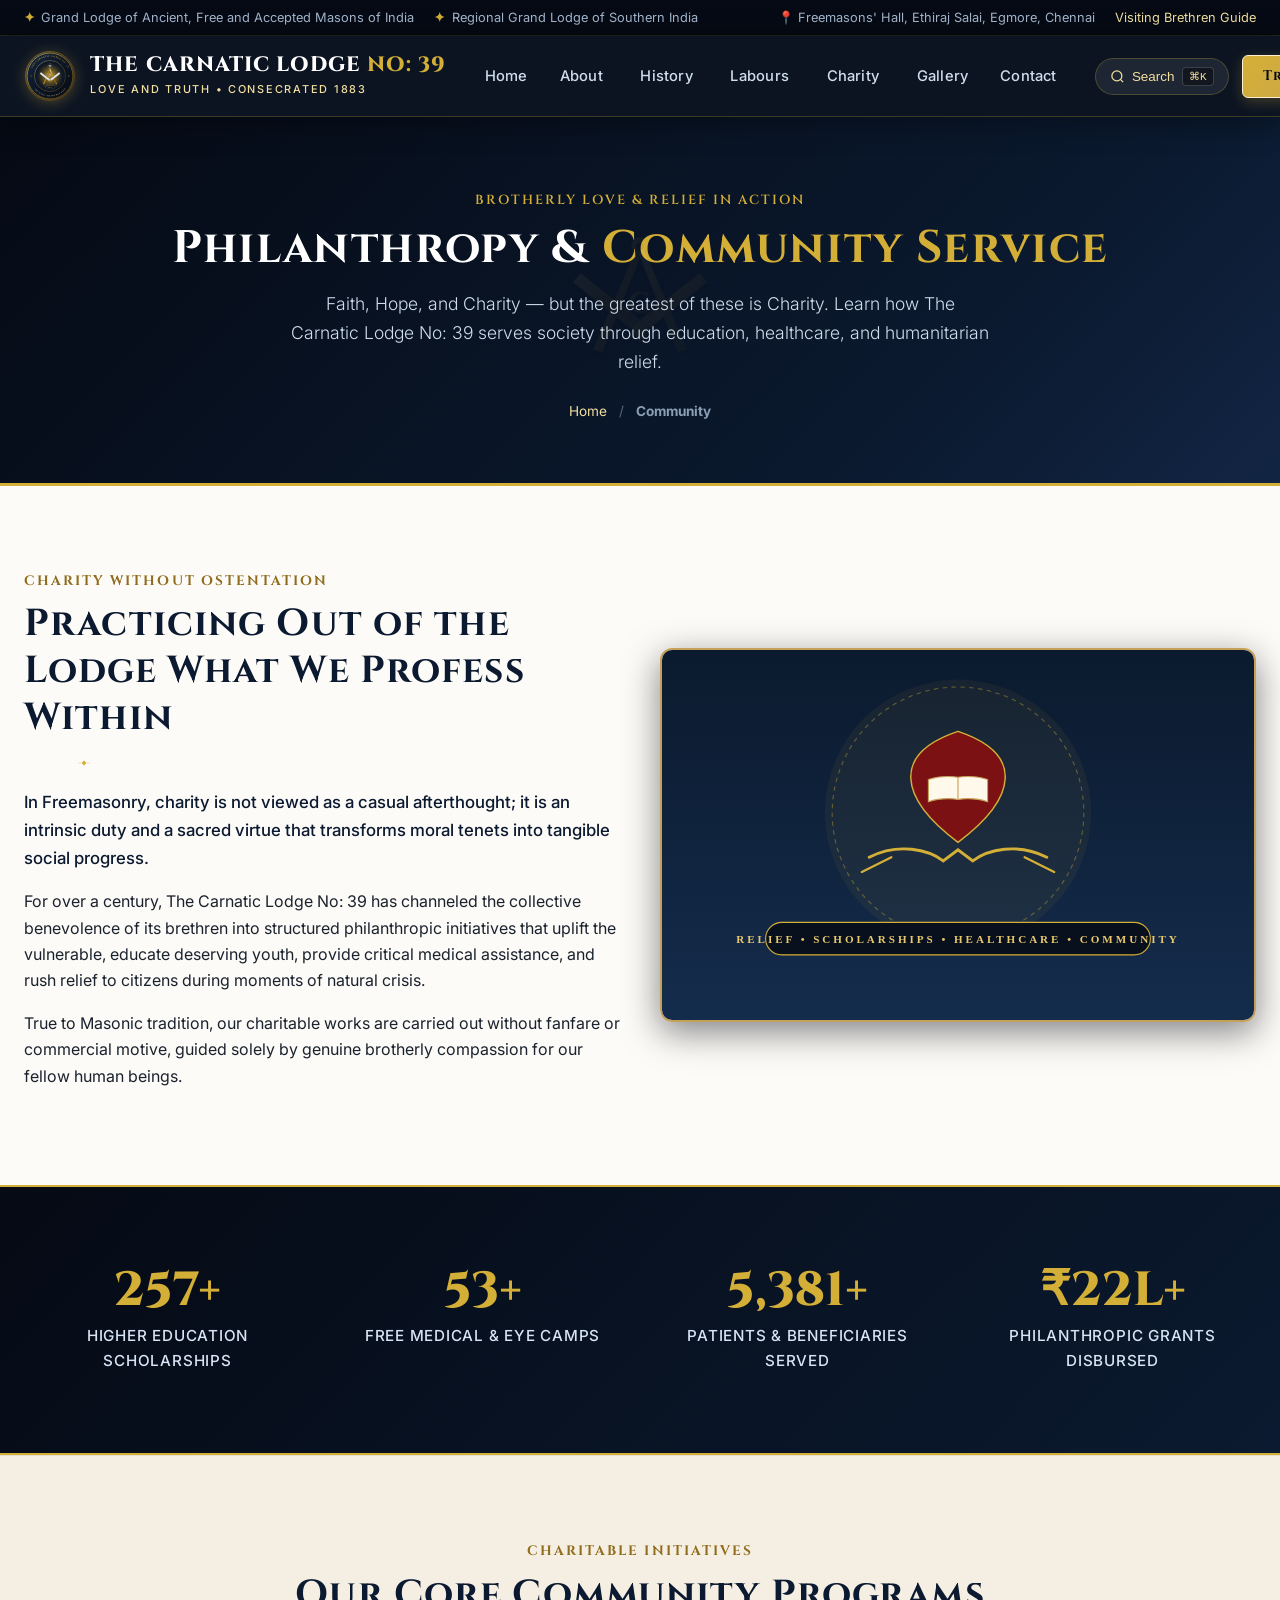
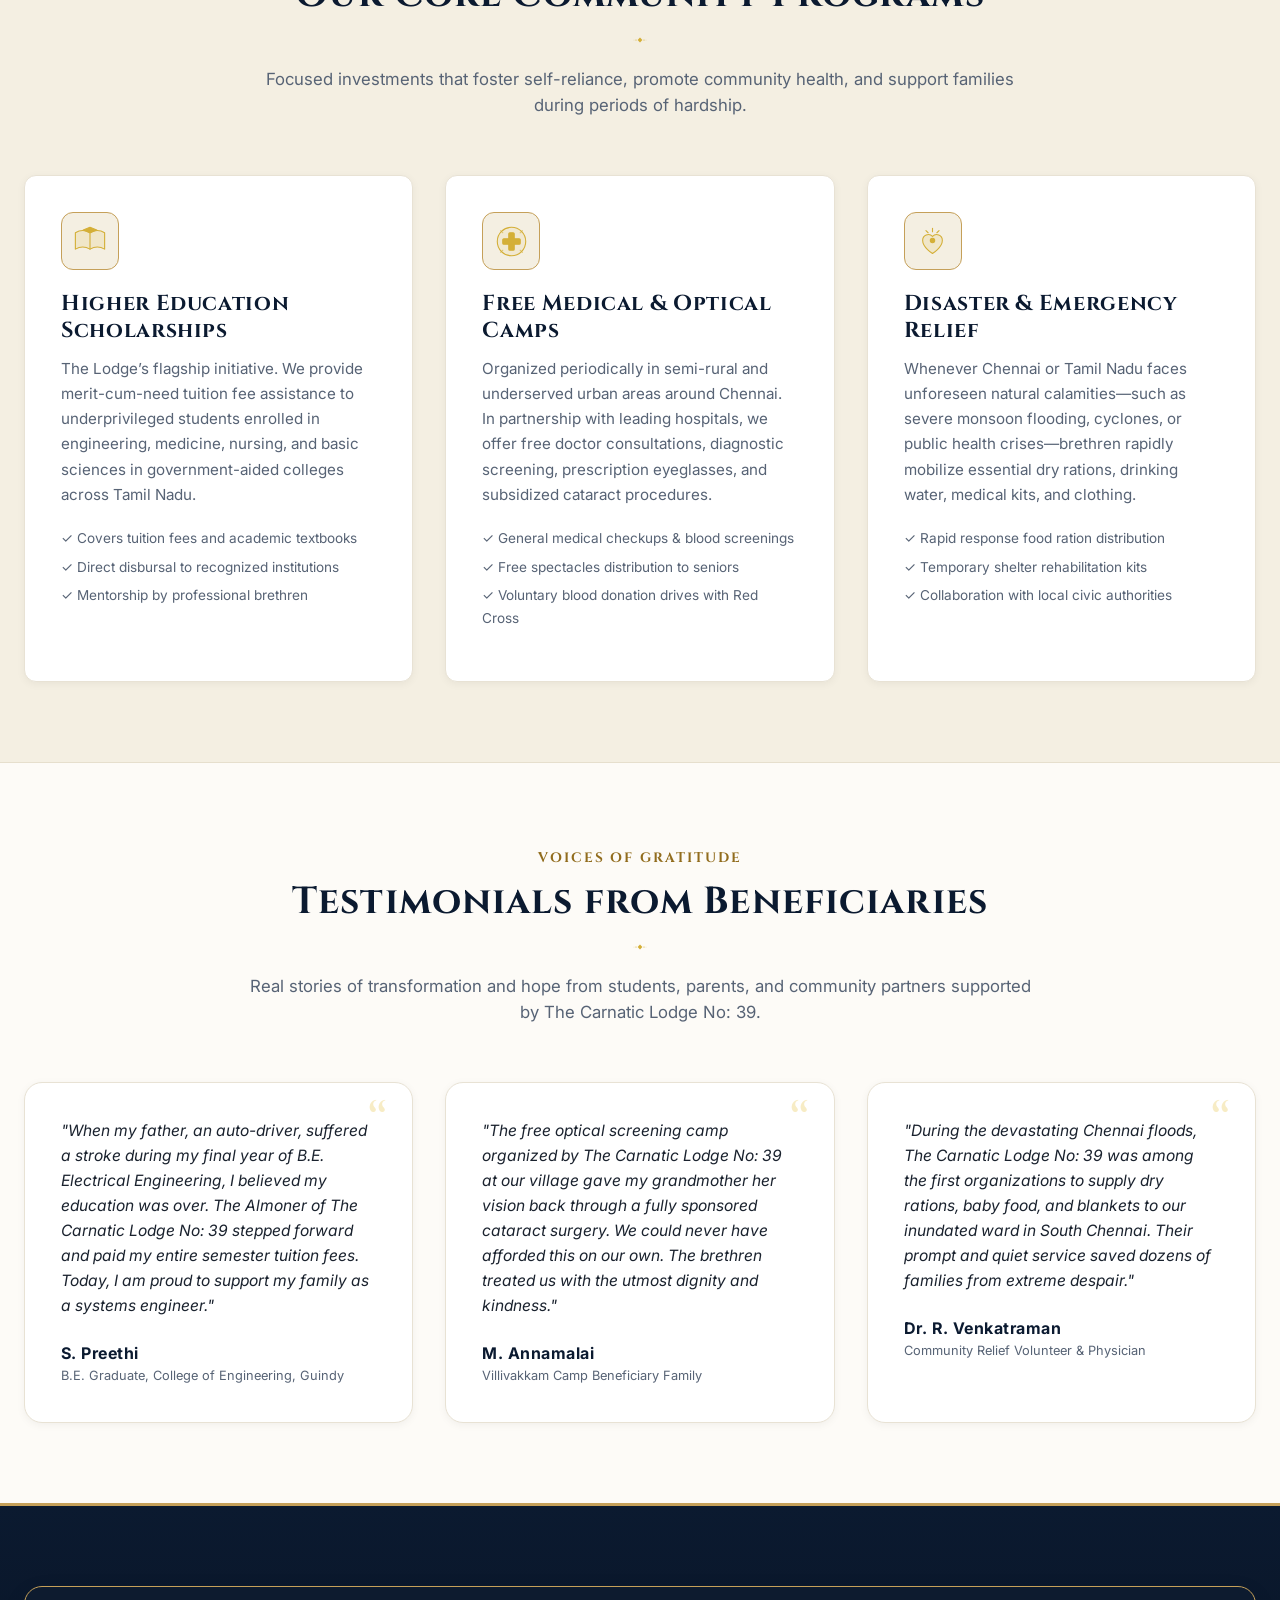
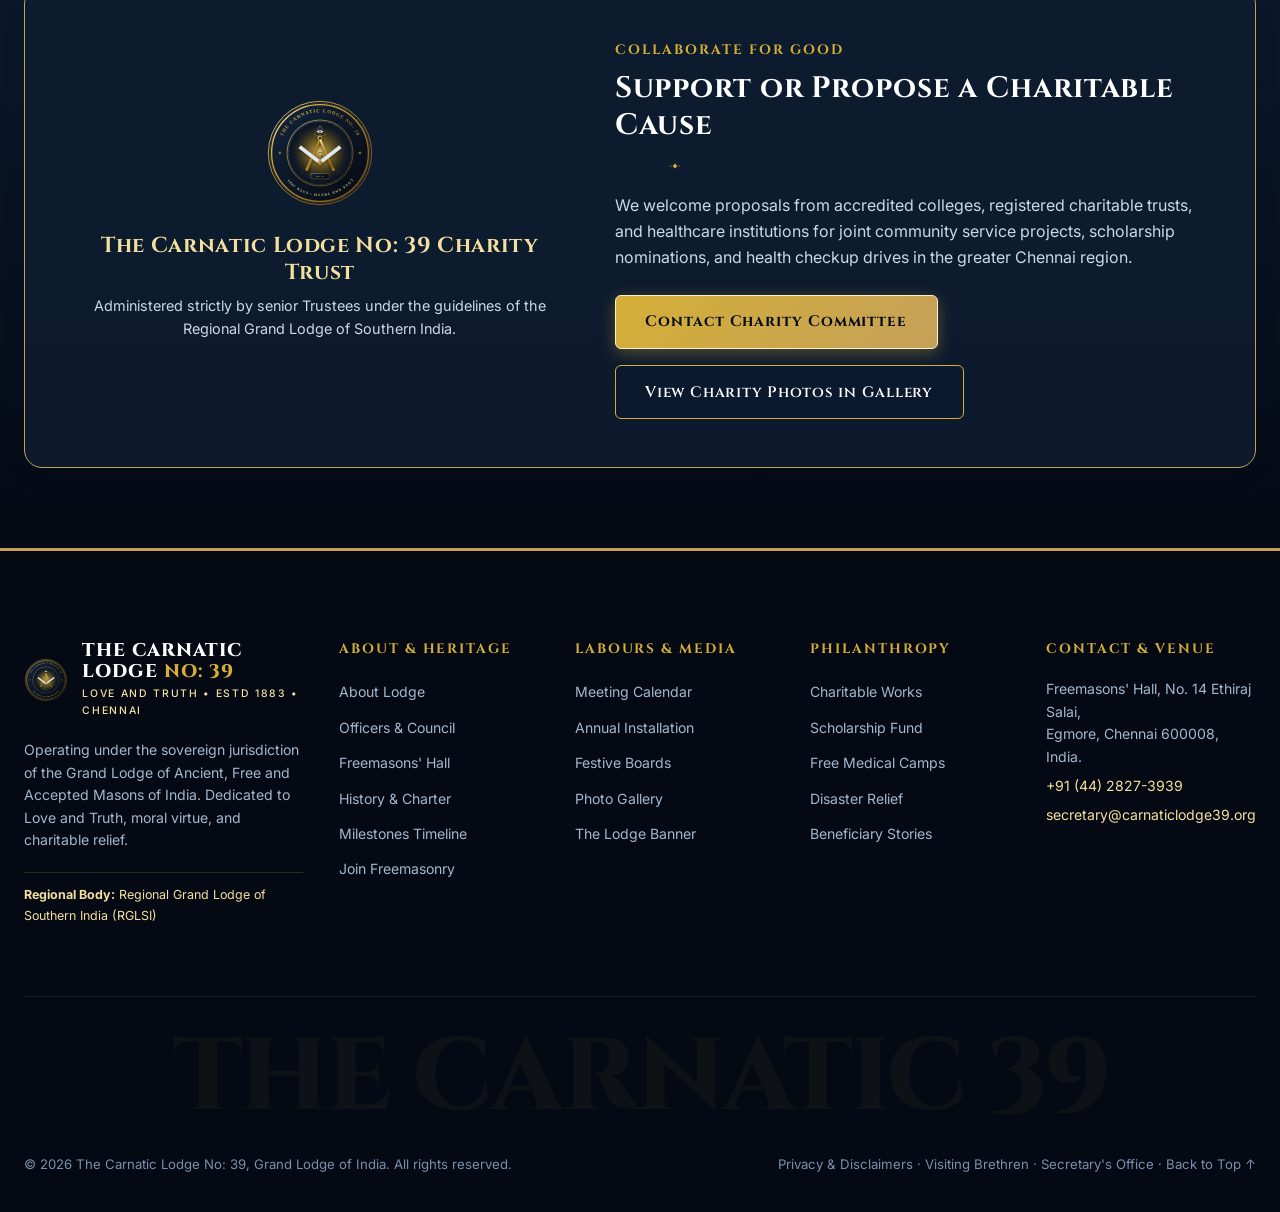
<file: pages/community.html>
<!DOCTYPE html>
<html lang="en">
<head>
  <meta charset="UTF-8">
  <meta name="viewport" content="width=device-width, initial-scale=1.0">
  <!-- Private Review Meta: Block all Search Engines & AI Crawlers -->
  <meta name="robots" content="noindex, nofollow, noarchive, nosnippet, noimageindex">
  <meta name="googlebot" content="noindex, nofollow, noarchive, nosnippet, noimageindex">
  <title>Community Involvement & Philanthropy | The Carnatic Lodge No: 39</title>
  <meta name="description" content="Discover the philanthropic works of The Carnatic Lodge No: 39: higher education scholarships, free healthcare camps, disaster relief, and elder care in Chennai, living the motto Love and Truth.">
  <meta name="keywords" content="The Carnatic Lodge No: 39 Charity, Masonic Philanthropy Chennai, Higher Education Scholarships, Medical Camps Egmore, Grand Lodge of India Relief, Love and Truth">
  
  <link rel="icon" type="image/svg+xml" href="../images/favicon.svg">
  
  <!-- Stylesheets -->
  <link rel="stylesheet" href="../css/style.css">
  <link rel="stylesheet" href="../css/components.css">
  <link rel="stylesheet" href="../css/responsive.css">
</head>
<body>

  <!-- Top Notification Strip -->
  <aside class="top-bar" aria-label="Affiliation and Venue">
    <div class="container">
      <div class="top-bar-left">
        <span class="top-bar-item"><strong class="bullet">✦</strong> Grand Lodge of Ancient, Free and Accepted Masons of India</span>
        <span class="top-bar-item"><strong class="bullet">✦</strong> Regional Grand Lodge of Southern India</span>
      </div>
      <div class="top-bar-right">
        <span class="top-bar-item">📍 Freemasons' Hall, Ethiraj Salai, Egmore, Chennai</span>
        <a href="contact.html#visiting">Visiting Brethren Guide</a>
      </div>
    </div>
  </aside>

  <!-- Mahadhi-Style Header with Mega Menu -->
  <header class="mm-header" role="banner">
    <div class="container">
      <div class="mm-header__in">
        <a class="mm-logo" href="../index.html" aria-label="The Carnatic Lodge No: 39 Home">
          <img src="../images/lodge-crest.svg" alt="The Carnatic Lodge No: 39 Official Crest" class="mm-logo-crest">
          <div class="mm-logo-text">
            <span class="mm-logo-name">THE CARNATIC LODGE <span>NO: 39</span></span>
            <span class="mm-logo-sub">LOVE AND TRUTH • CONSECRATED 1883</span>
          </div>
        </a>

                        <!-- Desktop Navigation with Mega Menus -->
        <nav aria-label="Main Navigation">
          <ul class="mm-nav" id="primaryNav">
            <li><a href="../index.html" class="mm-nav-link">Home</a></li>
            
            <!-- About Dropdown -->
            <li class="has-mega">
              <button type="button" class="mm-nav-btn" aria-haspopup="true">
                About <svg width="10" height="6" viewBox="0 0 10 6" fill="none"><path d="M1 1l4 4 4-4" stroke="currentColor" stroke-width="1.5"/></svg>
              </button>
              <div class="mm-mega">
                <div class="mm-mega__links">
                  <a href="about.html">
                    <span class="mm-mega__ico">🏛️</span>
                    <span><strong>About The Carnatic Lodge</strong><small>Our mission, vision and core tenets of Love and Truth</small></span>
                    <span class="mm-mega__go">→</span>
                  </a>
                  <a href="about.html#officers">
                    <span class="mm-mega__ico">📐</span>
                    <span><strong>Lodge Officers & Council</strong><small>Worshipful Master, Wardens, and Office-Bearers</small></span>
                    <span class="mm-mega__go">→</span>
                  </a>
                  <a href="temple.html">
                    <span class="mm-mega__ico">📍</span>
                    <span><strong>Freemasons' Hall Egmore</strong><small>Classical architecture, Asoka Hall & Temple room</small></span>
                    <span class="mm-mega__go">→</span>
                  </a>
                  <a href="membership.html">
                    <span class="mm-mega__ico">🤝</span>
                    <span><strong>Joining Freemasonry (2B1ASK1)</strong><small>Membership requirements & petition steps</small></span>
                    <span class="mm-mega__go">→</span>
                  </a>
                </div>
                <div class="mm-mega__feat">
                  <span class="mm-mega__feat-tag">Craft Leadership</span>
                  <h5>Consecrated Oct 27, 1883</h5>
                  <p>Over 140 years of continuous labour under the Grand Lodge of India, dedicated to Love and Truth.</p>
                  <a href="about.html" class="mm-mega__feat-btn">Learn More →</a>
                </div>
              </div>
            </li>

            <!-- History Dropdown -->
            <li class="has-mega">
              <button type="button" class="mm-nav-btn" aria-haspopup="true">
                History <svg width="10" height="6" viewBox="0 0 10 6" fill="none"><path d="M1 1l4 4 4-4" stroke="currentColor" stroke-width="1.5"/></svg>
              </button>
              <div class="mm-mega mm-mega--sm">
                <div class="mm-mega__links">
                  <a href="history.html">
                    <span class="mm-mega__ico">📜</span>
                    <span><strong>Foundational Warrant (1883–1884)</strong><small>Consecrated in colonial Madras under Warrant No. 2031 EC</small></span>
                    <span class="mm-mega__go">→</span>
                  </a>
                  <a href="history.html#timeline">
                    <span class="mm-mega__ico">⏳</span>
                    <span><strong>Interactive Timeline</strong><small>Landmark milestones from 1883 to 2026</small></span>
                    <span class="mm-mega__go">→</span>
                  </a>
                  <a href="history.html#lodge-banner">
                    <span class="mm-mega__ico">🛡️</span>
                    <span><strong>The Consecrated Lodge Banner</strong><small>Our historic 1883 consecrated banner & motto Love and Truth</small></span>
                    <span class="mm-mega__go">→</span>
                  </a>
                  <a href="history.html#anecdotes">
                    <span class="mm-mega__ico">🎙️</span>
                    <span><strong>Memoirs of Brethren</strong><small>Archival recollections & fraternal stories</small></span>
                    <span class="mm-mega__go">→</span>
                  </a>
                </div>
              </div>
            </li>

            <!-- Events Dropdown -->
            <li class="has-mega">
              <button type="button" class="mm-nav-btn" aria-haspopup="true">
                Labours <svg width="10" height="6" viewBox="0 0 10 6" fill="none"><path d="M1 1l4 4 4-4" stroke="currentColor" stroke-width="1.5"/></svg>
              </button>
              <div class="mm-mega mm-mega--sm">
                <div class="mm-mega__links">
                  <a href="events.html">
                    <span class="mm-mega__ico">📅</span>
                    <span><strong>Meeting Calendar</strong><small>Regular Labours: 3rd Saturday Monthly at 6:30 PM</small></span>
                    <span class="mm-mega__go">→</span>
                  </a>
                  <a href="events.html#installation">
                    <span class="mm-mega__ico">👑</span>
                    <span><strong>Annual Installation</strong><small>Investiture of the Worshipful Master & Officers</small></span>
                    <span class="mm-mega__go">→</span>
                  </a>
                  <a href="events.html#past-events">
                    <span class="mm-mega__ico">🍷</span>
                    <span><strong>Festive Board & Socials</strong><small>Banquet fellowship & family evenings</small></span>
                    <span class="mm-mega__go">→</span>
                  </a>
                </div>
              </div>
            </li>

            <!-- Community & Charity -->
            <li class="has-mega">
              <button type="button" class="mm-nav-btn active" aria-haspopup="true">
                Charity <svg width="10" height="6" viewBox="0 0 10 6" fill="none"><path d="M1 1l4 4 4-4" stroke="currentColor" stroke-width="1.5"/></svg>
              </button>
              <div class="mm-mega mm-mega--sm">
                <div class="mm-mega__links">
                  <a href="community.html">
                    <span class="mm-mega__ico">❤️</span>
                    <span><strong>Philanthropic Works</strong><small>Charitable outreach across Tamil Nadu</small></span>
                    <span class="mm-mega__go">→</span>
                  </a>
                  <a href="community.html#scholarships">
                    <span class="mm-mega__ico">🎓</span>
                    <span><strong>Education Scholarships</strong><small>College tuition support for deserving youth</small></span>
                    <span class="mm-mega__go">→</span>
                  </a>
                  <a href="community.html#health">
                    <span class="mm-mega__ico">🩺</span>
                    <span><strong>Free Medical Camps</strong><small>Diagnostic, eye care & surgical assistance</small></span>
                    <span class="mm-mega__go">→</span>
                  </a>
                  <a href="community.html#testimonials">
                    <span class="mm-mega__ico">⭐</span>
                    <span><strong>Beneficiary Voices</strong><small>Direct stories of life-changing impact</small></span>
                    <span class="mm-mega__go">→</span>
                  </a>
                </div>
              </div>
            </li>

            <!-- Gallery Link -->
            <li><a href="gallery.html" class="mm-nav-link">Gallery</a></li>

            <!-- Contact Link -->
            <li><a href="contact.html" class="mm-nav-link">Contact</a></li>

            <li class="mm-nav-actions-mobile" style="display: none;">
              <a href="contact.html" class="mm-btn-cta">Transmit Inquiry</a>
            </li>
          </ul>
        </nav>

        <!-- Right Side Actions -->
        <div class="mm-header__actions">
          <button class="mm-btn-search" aria-label="Search website" title="Search site (Ctrl+K)">
            <svg width="15" height="15" viewBox="0 0 24 24" fill="none" stroke="currentColor" stroke-width="2">
              <circle cx="11" cy="11" r="8"></circle>
              <line x1="21" y1="21" x2="16.65" y2="16.65"></line>
            </svg>
            <span>Search</span>
            <kbd>⌘K</kbd>
          </button>
          
          <a href="contact.html" class="mm-btn-cta">Transmit Inquiry</a>
          
          <button class="mm-hamburger" aria-label="Toggle navigation menu" aria-expanded="false" aria-controls="primaryNav">
            <span class="mm-hamburger-line"></span>
            <span class="mm-hamburger-line"></span>
            <span class="mm-hamburger-line"></span>
          </button>
        </div>
      </div>
    </div>
  </header>

  <!-- Page Banner -->
  <section class="page-banner">
    <div class="container">
      <span class="page-banner-badge">Brotherly Love & Relief in Action</span>
      <h1 class="page-banner-title">Philanthropy & <span>Community Service</span></h1>
      <p class="page-banner-desc">
        Faith, Hope, and Charity — but the greatest of these is Charity. Learn how The Carnatic Lodge No: 39 serves society through education, healthcare, and humanitarian relief.
      </p>
      <nav class="breadcrumb-nav" aria-label="Breadcrumb">
        <a href="../index.html">Home</a>
        <span>/</span>
        <strong>Community</strong>
      </nav>
    </div>
  </section>

  <!-- Main Content -->
  <main id="main-content">
    
    <!-- Philanthropic Mission Statement -->
    <section class="section">
      <div class="container">
        <div class="grid-2">
          <div>
            <span class="section-tag">Charity Without Ostentation</span>
            <h2 class="section-title">Practicing Out of the Lodge What We Profess Within</h2>
            <img src="../images/gold-divider.svg" alt="" class="section-divider" style="margin-left: 0;">
            <p style="font-size: 1.05rem; font-weight: 500; color: var(--color-primary-navy);">
              In Freemasonry, charity is not viewed as a casual afterthought; it is an intrinsic duty and a sacred virtue that transforms moral tenets into tangible social progress.
            </p>
            <p>
              For over a century, The Carnatic Lodge No: 39 has channeled the collective benevolence of its brethren into structured philanthropic initiatives that uplift the vulnerable, educate deserving youth, provide critical medical assistance, and rush relief to citizens during moments of natural crisis.
            </p>
            <p>
              True to Masonic tradition, our charitable works are carried out without fanfare or commercial motive, guided solely by genuine brotherly compassion for our fellow human beings.
            </p>
          </div>
          <div>
            <div class="feature-media">
              <img src="../images/charity-event.svg" alt="The Carnatic Lodge No: 39 Charity & Relief Illustration">
            </div>
          </div>
        </div>
      </div>
    </section>

    <!-- Animated Impact Statistics -->
    <section class="stats-strip" aria-label="Philanthropic Impact Statistics">
      <div class="container">
        <div class="grid-4">
          <div class="stat-item">
            <div class="stat-number" data-target="580" data-suffix="+">580+</div>
            <div class="stat-label">Higher Education Scholarships</div>
          </div>
          <div class="stat-item">
            <div class="stat-number" data-target="125" data-suffix="+">125+</div>
            <div class="stat-label">Free Medical & Eye Camps</div>
          </div>
          <div class="stat-item">
            <div class="stat-number" data-target="12500" data-suffix="+">12,500+</div>
            <div class="stat-label">Patients & Beneficiaries Served</div>
          </div>
          <div class="stat-item">
            <div class="stat-number" data-target="52" data-prefix="₹" data-suffix="L+">₹52L+</div>
            <div class="stat-label">Philanthropic Grants Disbursed</div>
          </div>
        </div>
      </div>
    </section>

    <!-- Key Community Projects -->
    <section class="section section-alt" id="projects">
      <div class="container">
        <div class="section-header">
          <span class="section-tag">Charitable Initiatives</span>
          <h2 class="section-title">Our Core Community Programs</h2>
          <img src="../images/gold-divider.svg" alt="" class="section-divider">
          <p class="section-subtitle">
            Focused investments that foster self-reliance, promote community health, and support families during periods of hardship.
          </p>
        </div>

        <div class="grid-3">
          
          <article class="card" id="scholarships">
            <div class="card-icon-box">
              <img src="../images/icon-education.svg" alt="Education Icon">
            </div>
            <h3 class="card-title">Higher Education Scholarships</h3>
            <p class="card-text">
              The Lodge’s flagship initiative. We provide merit-cum-need tuition fee assistance to underprivileged students enrolled in engineering, medicine, nursing, and basic sciences in government-aided colleges across Tamil Nadu.
            </p>
            <ul style="font-size: 0.85rem; color: var(--color-text-muted); display: flex; flex-direction: column; gap: 0.4rem; margin-bottom: 1rem;">
              <li>✓ Covers tuition fees and academic textbooks</li>
              <li>✓ Direct disbursal to recognized institutions</li>
              <li>✓ Mentorship by professional brethren</li>
            </ul>
          </article>

          <article class="card" id="health">
            <div class="card-icon-box">
              <img src="../images/icon-healthcare.svg" alt="Healthcare Icon">
            </div>
            <h3 class="card-title">Free Medical & Optical Camps</h3>
            <p class="card-text">
              Organized periodically in semi-rural and underserved urban areas around Chennai. In partnership with leading hospitals, we offer free doctor consultations, diagnostic screening, prescription eyeglasses, and subsidized cataract procedures.
            </p>
            <ul style="font-size: 0.85rem; color: var(--color-text-muted); display: flex; flex-direction: column; gap: 0.4rem; margin-bottom: 1rem;">
              <li>✓ General medical checkups & blood screenings</li>
              <li>✓ Free spectacles distribution to seniors</li>
              <li>✓ Voluntary blood donation drives with Red Cross</li>
            </ul>
          </article>

          <article class="card" id="relief">
            <div class="card-icon-box">
              <img src="../images/icon-charity.svg" alt="Disaster Relief Icon">
            </div>
            <h3 class="card-title">Disaster & Emergency Relief</h3>
            <p class="card-text">
              Whenever Chennai or Tamil Nadu faces unforeseen natural calamities—such as severe monsoon flooding, cyclones, or public health crises—brethren rapidly mobilize essential dry rations, drinking water, medical kits, and clothing.
            </p>
            <ul style="font-size: 0.85rem; color: var(--color-text-muted); display: flex; flex-direction: column; gap: 0.4rem; margin-bottom: 1rem;">
              <li>✓ Rapid response food ration distribution</li>
              <li>✓ Temporary shelter rehabilitation kits</li>
              <li>✓ Collaboration with local civic authorities</li>
            </ul>
          </article>

        </div>
      </div>
    </section>

    <!-- Beneficiary Testimonials Section -->
    <section class="section" id="testimonials">
      <div class="container">
        <div class="section-header">
          <span class="section-tag">Voices of Gratitude</span>
          <h2 class="section-title">Testimonials from Beneficiaries</h2>
          <img src="../images/gold-divider.svg" alt="" class="section-divider">
          <p class="section-subtitle">
            Real stories of transformation and hope from students, parents, and community partners supported by The Carnatic Lodge No: 39.
          </p>
        </div>

        <div class="grid-3">
          
          <div class="testimonial-card">
            <span class="quote-mark">“</span>
            <div class="testimonial-body">
              "When my father, an auto-driver, suffered a stroke during my final year of B.E. Electrical Engineering, I believed my education was over. The Almoner of The Carnatic Lodge No: 39 stepped forward and paid my entire semester tuition fees. Today, I am proud to support my family as a systems engineer."
            </div>
            <div class="testimonial-author">
              <div class="author-info">
                <h4>S. Preethi</h4>
                <p>B.E. Graduate, College of Engineering, Guindy</p>
              </div>
            </div>
          </div>

          <div class="testimonial-card">
            <span class="quote-mark">“</span>
            <div class="testimonial-body">
              "The free optical screening camp organized by The Carnatic Lodge No: 39 at our village gave my grandmother her vision back through a fully sponsored cataract surgery. We could never have afforded this on our own. The brethren treated us with the utmost dignity and kindness."
            </div>
            <div class="testimonial-author">
              <div class="author-info">
                <h4>M. Annamalai</h4>
                <p>Villivakkam Camp Beneficiary Family</p>
              </div>
            </div>
          </div>

          <div class="testimonial-card">
            <span class="quote-mark">“</span>
            <div class="testimonial-body">
              "During the devastating Chennai floods, The Carnatic Lodge No: 39 was among the first organizations to supply dry rations, baby food, and blankets to our inundated ward in South Chennai. Their prompt and quiet service saved dozens of families from extreme despair."
            </div>
            <div class="testimonial-author">
              <div class="author-info">
                <h4>Dr. R. Venkatraman</h4>
                <p>Community Relief Volunteer & Physician</p>
              </div>
            </div>
          </div>

        </div>
      </div>
    </section>

    <!-- Partner / Support Callout -->
    <section class="section section-dark">
      <div class="container">
        <div class="feature-box" style="background: rgba(14, 28, 48, 0.9); border-color: var(--color-gold-antique);">
          <div style="text-align: center;">
            <img src="../images/lodge-crest.svg" alt="Lodge Crest" style="width: 110px; height: 110px; margin: 0 auto 1.5rem;">
            <h3 style="color: var(--color-gold-champagne); font-size: 1.35rem; margin-bottom: 0.5rem;">The Carnatic Lodge No: 39 Charity Trust</h3>
            <p style="color: #cbd8ea; font-size: 0.9rem;">
              Administered strictly by senior Trustees under the guidelines of the Regional Grand Lodge of Southern India.
            </p>
          </div>
          <div>
            <span class="section-tag" style="color: var(--color-gold-primary);">Collaborate for Good</span>
            <h2 class="section-title" style="color: var(--color-white); font-size: 1.85rem;">Support or Propose a Charitable Cause</h2>
            <img src="../images/gold-divider.svg" alt="" class="section-divider" style="margin-left: 0;">
            <p style="color: #cbd8ea;">
              We welcome proposals from accredited colleges, registered charitable trusts, and healthcare institutions for joint community service projects, scholarship nominations, and health checkup drives in the greater Chennai region.
            </p>
            <div style="margin-top: 1.5rem; display: flex; gap: 1rem; flex-wrap: wrap;">
              <a href="contact.html" class="btn-primary">Contact Charity Committee</a>
              <a href="gallery.html" class="btn-secondary">View Charity Photos in Gallery</a>
            </div>
          </div>
        </div>
      </div>
    </section>

  </main>

      <!-- Mahadhi-Style Footer with Big Watermark -->
  <footer class="mm-footer" role="contentinfo">
    <div class="container">
      <div class="mm-footer__top">
        <!-- Brand Info -->
        <div class="mm-footer__brand">
          <a class="mm-logo" href="../index.html">
            <img src="../images/lodge-crest.svg" alt="The Carnatic Lodge Crest" style="width: 44px; height: 44px;">
            <div class="mm-logo-text">
              <span class="mm-logo-name" style="font-size: 1.15rem;">THE CARNATIC LODGE <span>NO: 39</span></span>
              <span class="mm-logo-sub" style="font-size: 0.65rem;">LOVE AND TRUTH • ESTD 1883 • CHENNAI</span>
            </div>
          </a>
          <p>
            Operating under the sovereign jurisdiction of the Grand Lodge of Ancient, Free and Accepted Masons of India. Dedicated to Love and Truth, moral virtue, and charitable relief.
          </p>
          <div class="mm-footer__affil">
            <strong>Regional Body:</strong> Regional Grand Lodge of Southern India (RGLSI)
          </div>
        </div>

        <!-- Col 2: About & Heritage -->
        <div>
          <h4>About & Heritage</h4>
          <ul>
            <li><a href="about.html">About Lodge</a></li>
            <li><a href="about.html#officers">Officers & Council</a></li>
            <li><a href="temple.html">Freemasons' Hall</a></li>
            <li><a href="history.html">History & Charter</a></li>
            <li><a href="history.html#timeline">Milestones Timeline</a></li>
            <li><a href="membership.html">Join Freemasonry</a></li>
          </ul>
        </div>

        <!-- Col 3: Labours & Media -->
        <div>
          <h4>Labours & Media</h4>
          <ul>
            <li><a href="events.html">Meeting Calendar</a></li>
            <li><a href="events.html#installation">Annual Installation</a></li>
            <li><a href="events.html#past-events">Festive Boards</a></li>
            <li><a href="gallery.html">Photo Gallery</a></li>
            <li><a href="history.html#lodge-banner">The Lodge Banner</a></li>
          </ul>
        </div>

        <!-- Col 4: Charity & Service -->
        <div>
          <h4>Philanthropy</h4>
          <ul>
            <li><a href="community.html">Charitable Works</a></li>
            <li><a href="community.html#scholarships">Scholarship Fund</a></li>
            <li><a href="community.html#health">Free Medical Camps</a></li>
            <li><a href="community.html#relief">Disaster Relief</a></li>
            <li><a href="community.html#testimonials">Beneficiary Stories</a></li>
          </ul>
        </div>

        <!-- Col 5: Contact & Venue -->
        <div>
          <h4>Contact & Venue</h4>
          <address>
            Freemasons' Hall, No. 14 Ethiraj Salai,<br>
            Egmore, Chennai 600008, India.<br>
            <a href="tel:+914428273939">+91 (44) 2827-3939</a><br>
            <a href="mailto:secretary@carnaticlodge39.org">secretary@carnaticlodge39.org</a>
          </address>
        </div>
      </div>

      <!-- Signature Mahadhi Big Watermark Text -->
      <div class="mm-footer__big" aria-hidden="true">THE CARNATIC 39</div>

      <!-- Footer Bottom -->
      <div class="mm-footer__bottom">
        <span>&copy; 2026 The Carnatic Lodge No: 39, Grand Lodge of India. All rights reserved.</span>
        <span>
          <a href="about.html">Privacy & Disclaimers</a> &middot; 
          <a href="contact.html#visiting">Visiting Brethren</a> &middot; 
          <a href="contact.html">Secretary's Office</a> &middot; 
          <a href="#main-content">Back to Top ↑</a>
        </span>
      </div>
    </div>
  </footer>

  <button class="back-to-top" aria-label="Scroll back to top">↑</button>

  <script src="../js/main.js"></script>
  <script src="../js/search.js"></script>
</body>
</html>
</file>
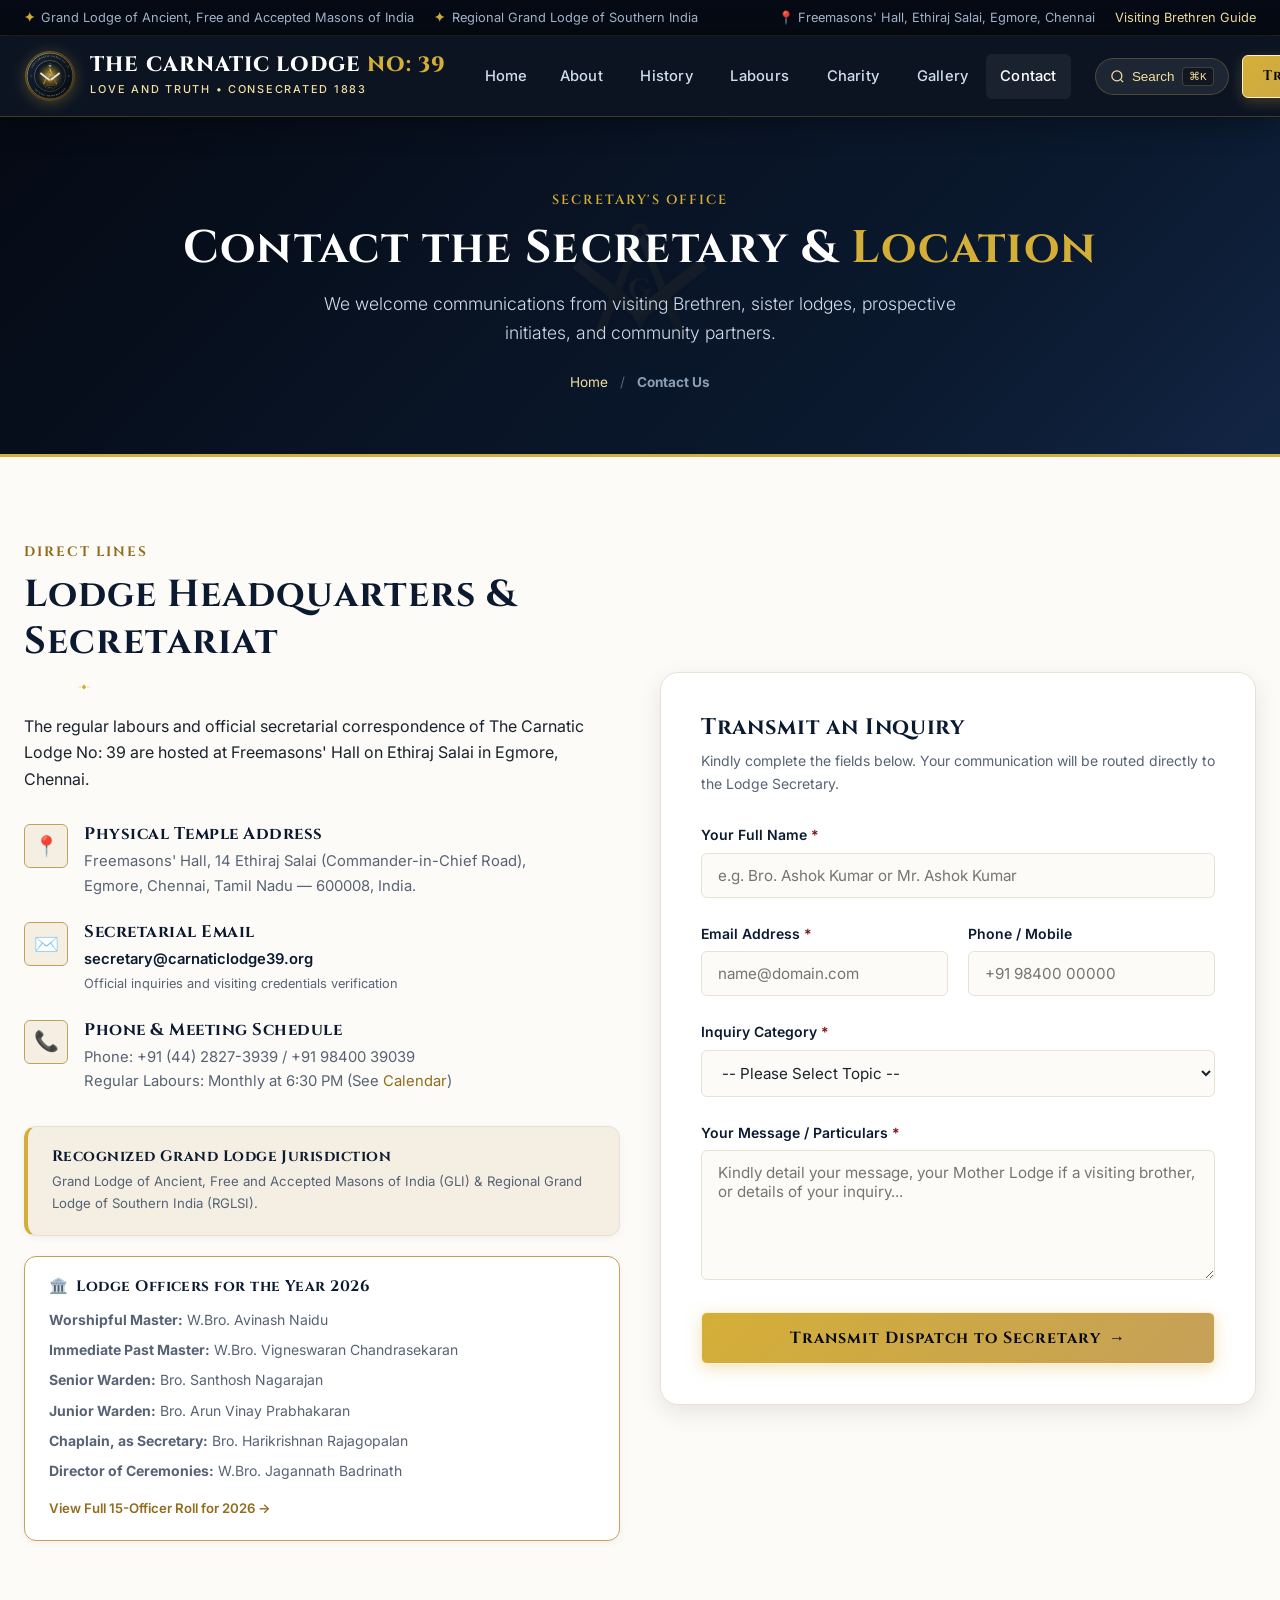
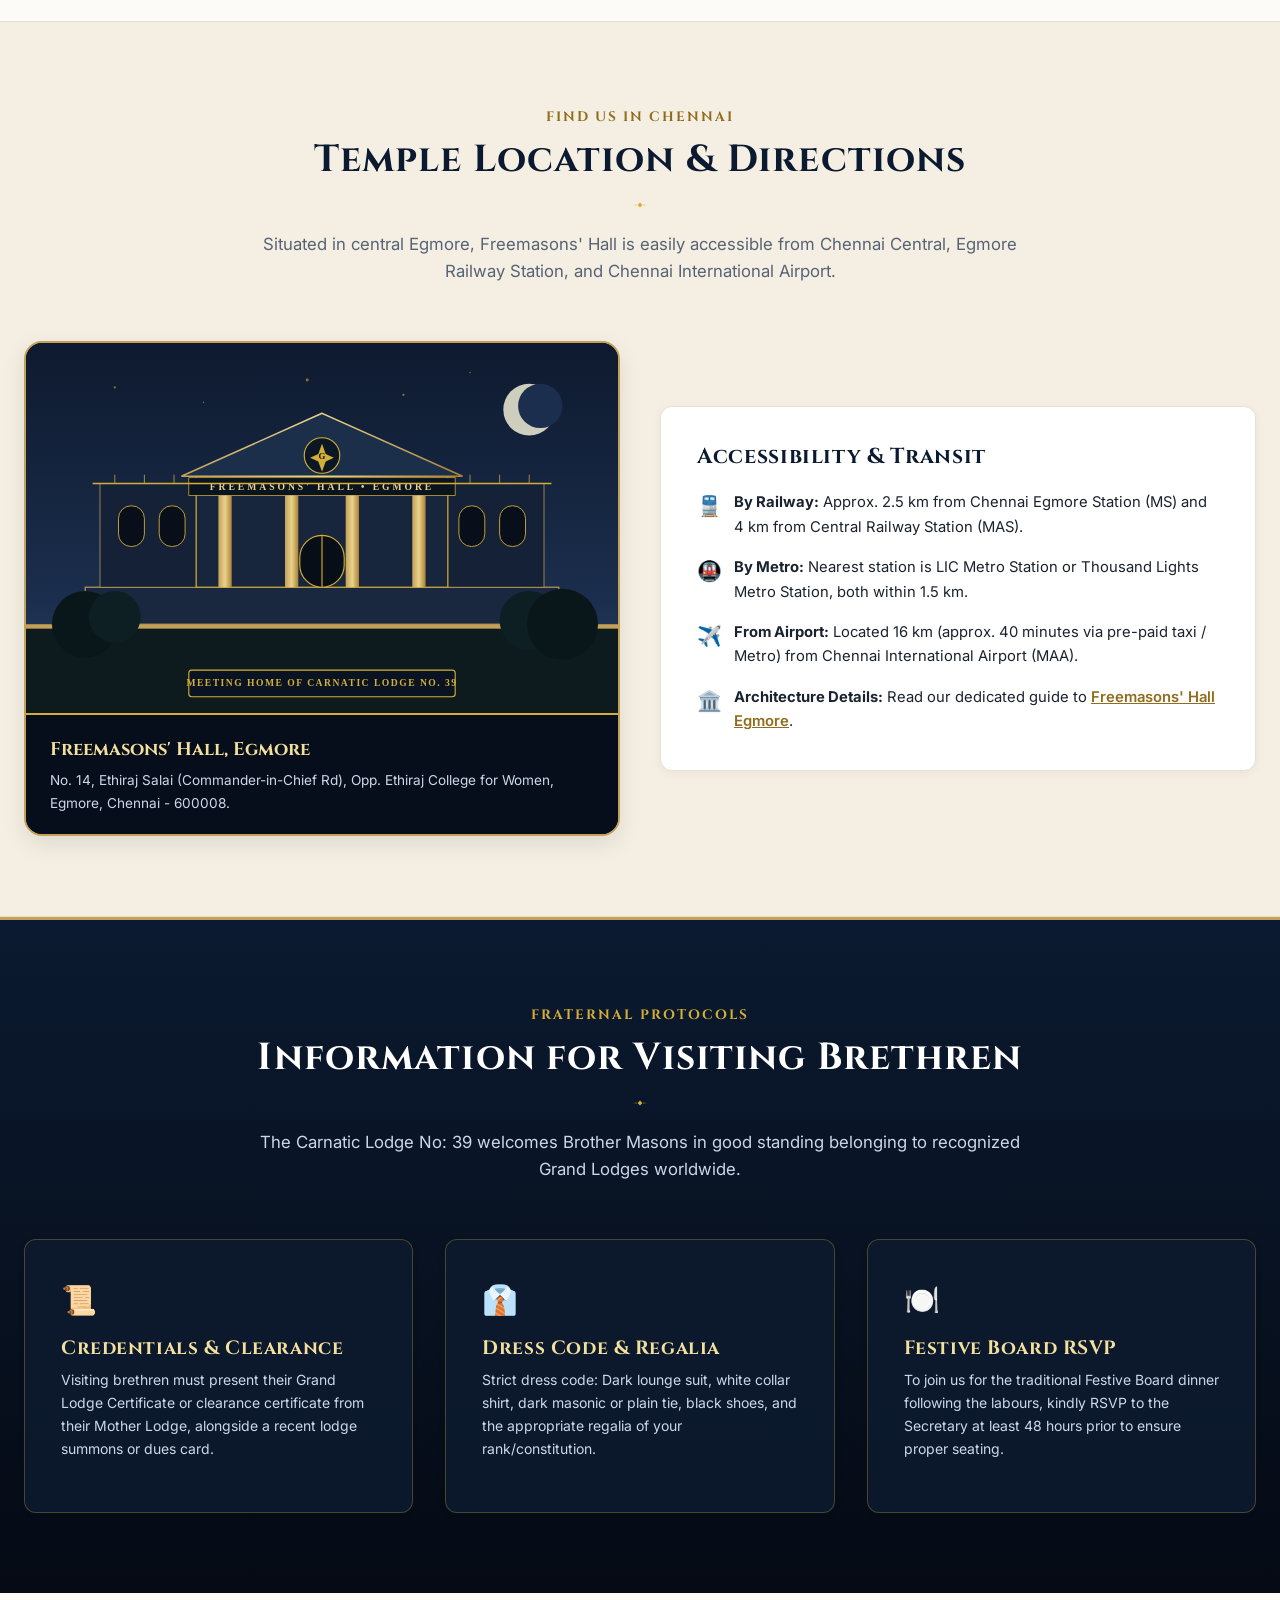
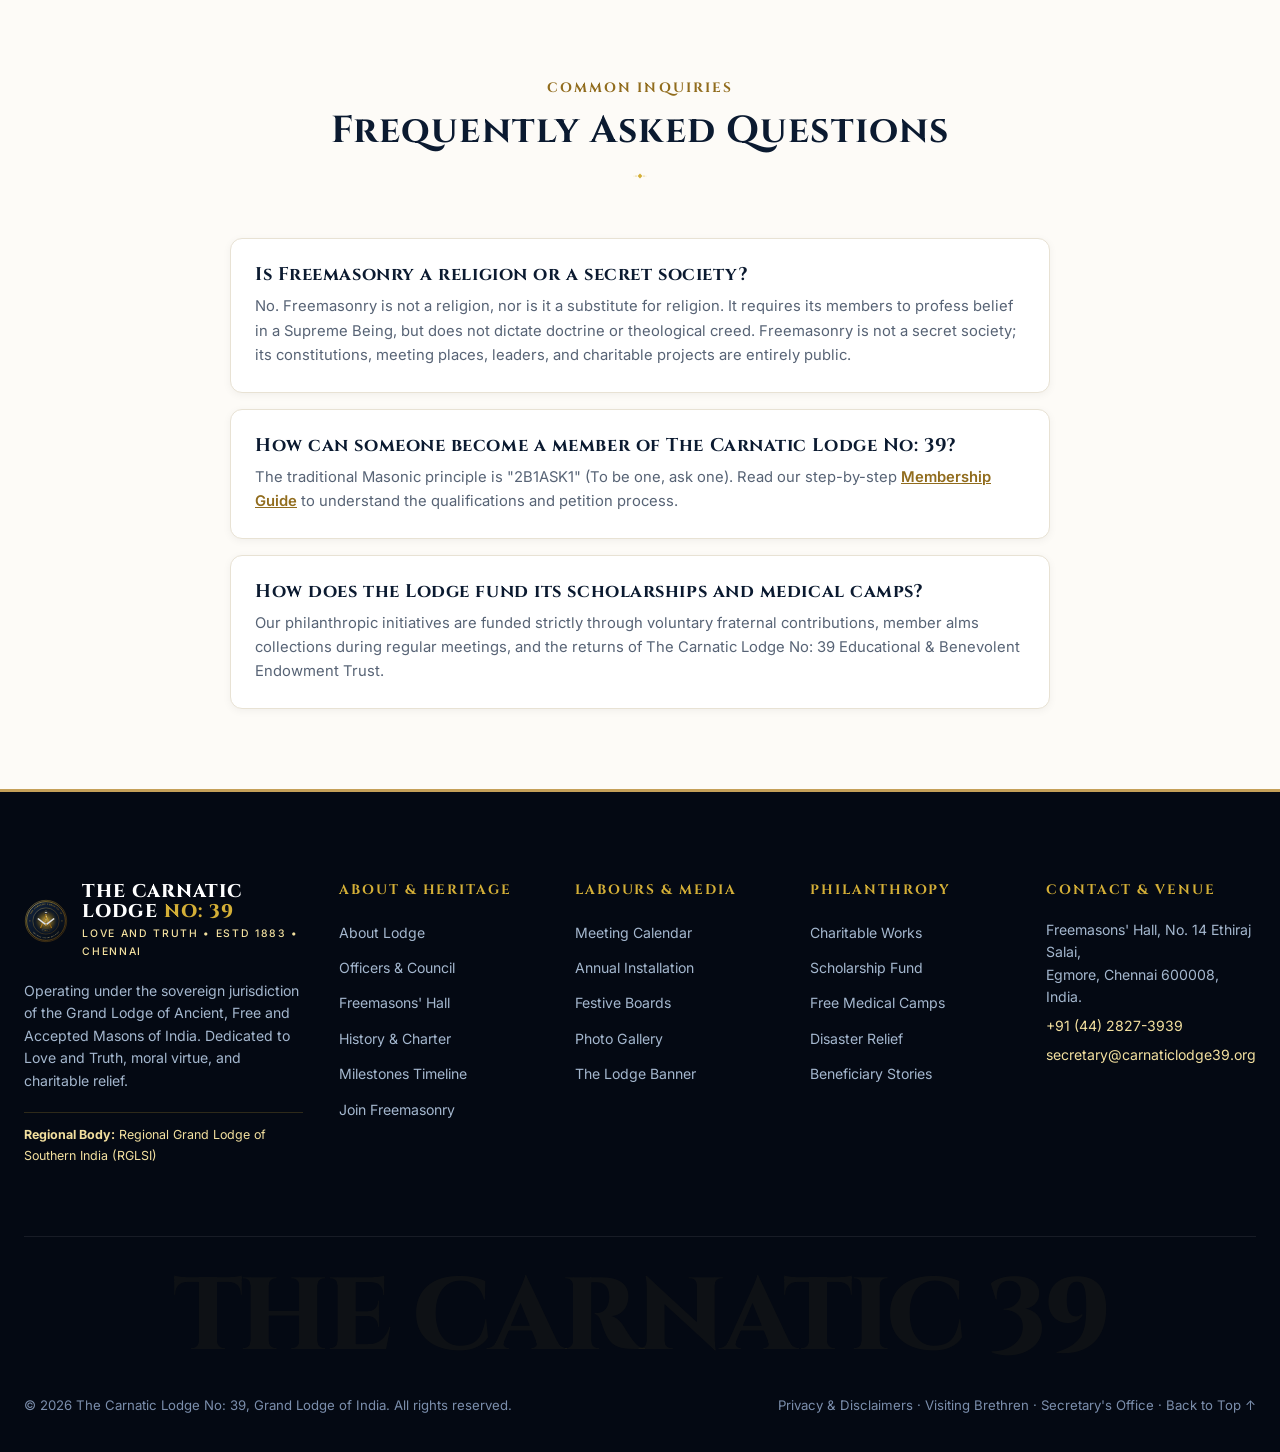
<file: pages/contact.html>
<!DOCTYPE html>
<html lang="en">
<head>
  <meta charset="UTF-8">
  <meta name="viewport" content="width=device-width, initial-scale=1.0">
  <!-- Private Review Meta: Block all Search Engines & AI Crawlers -->
  <meta name="robots" content="noindex, nofollow, noarchive, nosnippet, noimageindex">
  <meta name="googlebot" content="noindex, nofollow, noarchive, nosnippet, noimageindex">
  <title>Contact Us & Visiting Brethren | The Carnatic Lodge No: 39 | Chennai</title>
  <meta name="description" content="Get in touch with the Secretary of The Carnatic Lodge No: 39. Convenes 3rd Saturday monthly at Freemasons Hall, Egmore, Chennai. Inquire about fraternal visits and membership.">
  <meta name="keywords" content="Contact The Carnatic Lodge No: 39, Freemasons Hall Egmore Address, 3rd Saturday Meetings Chennai, Visiting Freemasons Chennai, Grand Lodge of India, Love and Truth">
  
  <link rel="icon" type="image/svg+xml" href="../images/favicon.svg">
  
  <!-- Stylesheets -->
  <link rel="stylesheet" href="../css/style.css">
  <link rel="stylesheet" href="../css/components.css">
  <link rel="stylesheet" href="../css/responsive.css">
</head>
<body>

  <!-- Top Notification Strip -->
  <aside class="top-bar" aria-label="Affiliation and Venue">
    <div class="container">
      <div class="top-bar-left">
        <span class="top-bar-item"><strong class="bullet">✦</strong> Grand Lodge of Ancient, Free and Accepted Masons of India</span>
        <span class="top-bar-item"><strong class="bullet">✦</strong> Regional Grand Lodge of Southern India</span>
      </div>
      <div class="top-bar-right">
        <span class="top-bar-item">📍 Freemasons' Hall, Ethiraj Salai, Egmore, Chennai</span>
        <a href="#visiting">Visiting Brethren Guide</a>
      </div>
    </div>
  </aside>

  <!-- Mahadhi-Style Header with Mega Menu -->
  <header class="mm-header" role="banner">
    <div class="container">
      <div class="mm-header__in">
        <a class="mm-logo" href="../index.html" aria-label="The Carnatic Lodge No: 39 Home">
          <img src="../images/lodge-crest.svg" alt="The Carnatic Lodge No: 39 Official Crest" class="mm-logo-crest">
          <div class="mm-logo-text">
            <span class="mm-logo-name">THE CARNATIC LODGE <span>NO: 39</span></span>
            <span class="mm-logo-sub">LOVE AND TRUTH • CONSECRATED 1883</span>
          </div>
        </a>

                        <!-- Desktop Navigation with Mega Menus -->
        <nav aria-label="Main Navigation">
          <ul class="mm-nav" id="primaryNav">
            <li><a href="../index.html" class="mm-nav-link">Home</a></li>
            
            <!-- About Dropdown -->
            <li class="has-mega">
              <button type="button" class="mm-nav-btn" aria-haspopup="true">
                About <svg width="10" height="6" viewBox="0 0 10 6" fill="none"><path d="M1 1l4 4 4-4" stroke="currentColor" stroke-width="1.5"/></svg>
              </button>
              <div class="mm-mega">
                <div class="mm-mega__links">
                  <a href="about.html">
                    <span class="mm-mega__ico">🏛️</span>
                    <span><strong>About The Carnatic Lodge</strong><small>Our mission, vision and core tenets of Love and Truth</small></span>
                    <span class="mm-mega__go">→</span>
                  </a>
                  <a href="about.html#officers">
                    <span class="mm-mega__ico">📐</span>
                    <span><strong>Lodge Officers & Council</strong><small>Worshipful Master, Wardens, and Office-Bearers</small></span>
                    <span class="mm-mega__go">→</span>
                  </a>
                  <a href="temple.html">
                    <span class="mm-mega__ico">📍</span>
                    <span><strong>Freemasons' Hall Egmore</strong><small>Classical architecture, Asoka Hall & Temple room</small></span>
                    <span class="mm-mega__go">→</span>
                  </a>
                  <a href="membership.html">
                    <span class="mm-mega__ico">🤝</span>
                    <span><strong>Joining Freemasonry (2B1ASK1)</strong><small>Membership requirements & petition steps</small></span>
                    <span class="mm-mega__go">→</span>
                  </a>
                </div>
                <div class="mm-mega__feat">
                  <span class="mm-mega__feat-tag">Craft Leadership</span>
                  <h5>Consecrated Oct 27, 1883</h5>
                  <p>Over 140 years of continuous labour under the Grand Lodge of India, dedicated to Love and Truth.</p>
                  <a href="about.html" class="mm-mega__feat-btn">Learn More →</a>
                </div>
              </div>
            </li>

            <!-- History Dropdown -->
            <li class="has-mega">
              <button type="button" class="mm-nav-btn" aria-haspopup="true">
                History <svg width="10" height="6" viewBox="0 0 10 6" fill="none"><path d="M1 1l4 4 4-4" stroke="currentColor" stroke-width="1.5"/></svg>
              </button>
              <div class="mm-mega mm-mega--sm">
                <div class="mm-mega__links">
                  <a href="history.html">
                    <span class="mm-mega__ico">📜</span>
                    <span><strong>Foundational Warrant (1883–1884)</strong><small>Consecrated in colonial Madras under Warrant No. 2031 EC</small></span>
                    <span class="mm-mega__go">→</span>
                  </a>
                  <a href="history.html#timeline">
                    <span class="mm-mega__ico">⏳</span>
                    <span><strong>Interactive Timeline</strong><small>Landmark milestones from 1883 to 2026</small></span>
                    <span class="mm-mega__go">→</span>
                  </a>
                  <a href="history.html#lodge-banner">
                    <span class="mm-mega__ico">🛡️</span>
                    <span><strong>The Consecrated Lodge Banner</strong><small>Our historic 1883 consecrated banner & motto Love and Truth</small></span>
                    <span class="mm-mega__go">→</span>
                  </a>
                  <a href="history.html#anecdotes">
                    <span class="mm-mega__ico">🎙️</span>
                    <span><strong>Memoirs of Brethren</strong><small>Archival recollections & fraternal stories</small></span>
                    <span class="mm-mega__go">→</span>
                  </a>
                </div>
              </div>
            </li>

            <!-- Events Dropdown -->
            <li class="has-mega">
              <button type="button" class="mm-nav-btn" aria-haspopup="true">
                Labours <svg width="10" height="6" viewBox="0 0 10 6" fill="none"><path d="M1 1l4 4 4-4" stroke="currentColor" stroke-width="1.5"/></svg>
              </button>
              <div class="mm-mega mm-mega--sm">
                <div class="mm-mega__links">
                  <a href="events.html">
                    <span class="mm-mega__ico">📅</span>
                    <span><strong>Meeting Calendar</strong><small>Regular Labours: 3rd Saturday Monthly at 6:30 PM</small></span>
                    <span class="mm-mega__go">→</span>
                  </a>
                  <a href="events.html#installation">
                    <span class="mm-mega__ico">👑</span>
                    <span><strong>Annual Installation</strong><small>Investiture of the Worshipful Master & Officers</small></span>
                    <span class="mm-mega__go">→</span>
                  </a>
                  <a href="events.html#past-events">
                    <span class="mm-mega__ico">🍷</span>
                    <span><strong>Festive Board & Socials</strong><small>Banquet fellowship & family evenings</small></span>
                    <span class="mm-mega__go">→</span>
                  </a>
                </div>
              </div>
            </li>

            <!-- Community & Charity -->
            <li class="has-mega">
              <button type="button" class="mm-nav-btn" aria-haspopup="true">
                Charity <svg width="10" height="6" viewBox="0 0 10 6" fill="none"><path d="M1 1l4 4 4-4" stroke="currentColor" stroke-width="1.5"/></svg>
              </button>
              <div class="mm-mega mm-mega--sm">
                <div class="mm-mega__links">
                  <a href="community.html">
                    <span class="mm-mega__ico">❤️</span>
                    <span><strong>Philanthropic Works</strong><small>Charitable outreach across Tamil Nadu</small></span>
                    <span class="mm-mega__go">→</span>
                  </a>
                  <a href="community.html#scholarships">
                    <span class="mm-mega__ico">🎓</span>
                    <span><strong>Education Scholarships</strong><small>College tuition support for deserving youth</small></span>
                    <span class="mm-mega__go">→</span>
                  </a>
                  <a href="community.html#health">
                    <span class="mm-mega__ico">🩺</span>
                    <span><strong>Free Medical Camps</strong><small>Diagnostic, eye care & surgical assistance</small></span>
                    <span class="mm-mega__go">→</span>
                  </a>
                  <a href="community.html#testimonials">
                    <span class="mm-mega__ico">⭐</span>
                    <span><strong>Beneficiary Voices</strong><small>Direct stories of life-changing impact</small></span>
                    <span class="mm-mega__go">→</span>
                  </a>
                </div>
              </div>
            </li>

            <!-- Gallery Link -->
            <li><a href="gallery.html" class="mm-nav-link">Gallery</a></li>

            <!-- Contact Link -->
            <li><a href="contact.html" class="mm-nav-link active">Contact</a></li>

            <li class="mm-nav-actions-mobile" style="display: none;">
              <a href="contact.html" class="mm-btn-cta">Transmit Inquiry</a>
            </li>
          </ul>
        </nav>

        <!-- Right Side Actions -->
        <div class="mm-header__actions">
          <button class="mm-btn-search" aria-label="Search website" title="Search site (Ctrl+K)">
            <svg width="15" height="15" viewBox="0 0 24 24" fill="none" stroke="currentColor" stroke-width="2">
              <circle cx="11" cy="11" r="8"></circle>
              <line x1="21" y1="21" x2="16.65" y2="16.65"></line>
            </svg>
            <span>Search</span>
            <kbd>⌘K</kbd>
          </button>
          
          <a href="contact.html" class="mm-btn-cta">Transmit Inquiry</a>
          
          <button class="mm-hamburger" aria-label="Toggle navigation menu" aria-expanded="false" aria-controls="primaryNav">
            <span class="mm-hamburger-line"></span>
            <span class="mm-hamburger-line"></span>
            <span class="mm-hamburger-line"></span>
          </button>
        </div>
      </div>
    </div>
  </header>

  <!-- Page Banner -->
  <section class="page-banner">
    <div class="container">
      <span class="page-banner-badge">Secretary's Office</span>
      <h1 class="page-banner-title">Contact the Secretary & <span>Location</span></h1>
      <p class="page-banner-desc">
        We welcome communications from visiting Brethren, sister lodges, prospective initiates, and community partners.
      </p>
      <nav class="breadcrumb-nav" aria-label="Breadcrumb">
        <a href="../index.html">Home</a>
        <span>/</span>
        <strong>Contact Us</strong>
      </nav>
    </div>
  </section>

  <!-- Main Content -->
  <main id="main-content">
    
    <!-- Contact Details & Interactive Form -->
    <section class="section">
      <div class="container">
        <div class="grid-2">
          
          <!-- Left Column: Contact Info & Address -->
          <div>
            <span class="section-tag">Direct Lines</span>
            <h2 class="section-title">Lodge Headquarters & Secretariat</h2>
            <img src="../images/gold-divider.svg" alt="" class="section-divider" style="margin-left: 0;">
            <p>
              The regular labours and official secretarial correspondence of The Carnatic Lodge No: 39 are hosted at Freemasons' Hall on Ethiraj Salai in Egmore, Chennai.
            </p>

            <div style="display: flex; flex-direction: column; gap: 1.5rem; margin: 2rem 0;">
              
              <!-- Address Item -->
              <div style="display: flex; gap: 1rem; align-items: flex-start;">
                <div style="width: 44px; height: 44px; background: var(--color-parchment-dark); border: 1px solid var(--color-gold-antique); border-radius: var(--radius-sm); display: flex; align-items: center; justify-content: center; flex-shrink: 0; font-size: 1.25rem;">
                  📍
                </div>
                <div>
                  <h4 style="font-size: 1.05rem; margin-bottom: 0.25rem;">Physical Temple Address</h4>
                  <p style="font-size: 0.925rem; color: var(--color-text-muted); margin-bottom: 0;">
                    Freemasons' Hall, 14 Ethiraj Salai (Commander-in-Chief Road),<br>
                    Egmore, Chennai, Tamil Nadu — 600008, India.
                  </p>
                </div>
              </div>

              <!-- Email Item -->
              <div style="display: flex; gap: 1rem; align-items: flex-start;">
                <div style="width: 44px; height: 44px; background: var(--color-parchment-dark); border: 1px solid var(--color-gold-antique); border-radius: var(--radius-sm); display: flex; align-items: center; justify-content: center; flex-shrink: 0; font-size: 1.25rem;">
                  ✉️
                </div>
                <div>
                  <h4 style="font-size: 1.05rem; margin-bottom: 0.25rem;">Secretarial Email</h4>
                  <p style="font-size: 0.925rem; color: var(--color-text-muted); margin-bottom: 0;">
                    <a href="mailto:secretary@carnaticlodge39.org" style="color: var(--color-primary-navy); font-weight: 600;">secretary@carnaticlodge39.org</a><br>
                    <span style="font-size: 0.8rem;">Official inquiries and visiting credentials verification</span>
                  </p>
                </div>
              </div>

              <!-- Phone & Hours -->
              <div style="display: flex; gap: 1rem; align-items: flex-start;">
                <div style="width: 44px; height: 44px; background: var(--color-parchment-dark); border: 1px solid var(--color-gold-antique); border-radius: var(--radius-sm); display: flex; align-items: center; justify-content: center; flex-shrink: 0; font-size: 1.25rem;">
                  📞
                </div>
                <div>
                  <h4 style="font-size: 1.05rem; margin-bottom: 0.25rem;">Phone & Meeting Schedule</h4>
                  <p style="font-size: 0.925rem; color: var(--color-text-muted); margin-bottom: 0;">
                    Phone: +91 (44) 2827-3939 / +91 98400 39039<br>
                    Regular Labours: Monthly at 6:30 PM (See <a href="events.html">Calendar</a>)
                  </p>
                </div>
              </div>

            </div>

            <!-- Affiliation Badges -->
            <div class="card" style="background: var(--color-parchment-dark); border-left: 4px solid var(--color-gold-primary); padding: 1.25rem 1.5rem; margin-bottom: 1.25rem;">
              <h5 style="font-size: 0.95rem; margin-bottom: 0.35rem; color: var(--color-primary-navy);">Recognized Grand Lodge Jurisdiction</h5>
              <p style="font-size: 0.825rem; color: var(--color-text-muted); margin-bottom: 0;">
                Grand Lodge of Ancient, Free and Accepted Masons of India (GLI) & Regional Grand Lodge of Southern India (RGLSI).
              </p>
            </div>

            <!-- Key Officers 2026 Directory Card -->
            <div class="card" style="background: var(--color-white); border: 1px solid var(--color-gold-antique); padding: 1.25rem 1.5rem; border-radius: var(--radius-md); box-shadow: var(--shadow-sm);">
              <h5 style="font-size: 0.95rem; margin-bottom: 0.75rem; color: var(--color-primary-navy); display: flex; align-items: center; gap: 0.5rem;">
                <span>🏛️</span> <strong>Lodge Officers for the Year 2026</strong>
              </h5>
              <div style="font-size: 0.875rem; color: var(--color-text-muted); display: flex; flex-direction: column; gap: 0.45rem;">
                <div><strong>Worshipful Master:</strong> W.Bro. Avinash Naidu</div>
                <div><strong>Immediate Past Master:</strong> W.Bro. Vigneswaran Chandrasekaran</div>
                <div><strong>Senior Warden:</strong> Bro. Santhosh Nagarajan</div>
                <div><strong>Junior Warden:</strong> Bro. Arun Vinay Prabhakaran</div>
                <div><strong>Chaplain, as Secretary:</strong> Bro. Harikrishnan Rajagopalan</div>
                <div><strong>Director of Ceremonies:</strong> W.Bro. Jagannath Badrinath</div>
                <div style="margin-top: 0.4rem;">
                  <a href="about.html#officers" style="color: var(--color-gold-deep); font-weight: 600; font-size: 0.825rem;">View Full 15-Officer Roll for 2026 →</a>
                </div>
              </div>
            </div>
          </div>

          <!-- Right Column: Interactive Contact Form -->
          <div>
            <div class="form-card">
              <h3 style="font-size: 1.4rem; margin-bottom: 0.5rem; color: var(--color-primary-navy);">Transmit an Inquiry</h3>
              <p style="font-size: 0.875rem; color: var(--color-text-muted); margin-bottom: 1.75rem;">
                Kindly complete the fields below. Your communication will be routed directly to the Lodge Secretary.
              </p>

              <form id="contactLodgeForm" novalidate>
                
                <div class="form-group">
                  <label class="form-label" for="senderName">Your Full Name <span class="req">*</span></label>
                  <input type="text" id="senderName" class="form-control" placeholder="e.g. Bro. Ashok Kumar or Mr. Ashok Kumar" required>
                  <div class="form-feedback">Please enter your full name.</div>
                </div>

                <div class="form-grid-2">
                  <div class="form-group">
                    <label class="form-label" for="senderEmail">Email Address <span class="req">*</span></label>
                    <input type="email" id="senderEmail" class="form-control" placeholder="name@domain.com" required>
                    <div class="form-feedback">Please enter a valid email address.</div>
                  </div>

                  <div class="form-group">
                    <label class="form-label" for="senderPhone">Phone / Mobile</label>
                    <input type="tel" id="senderPhone" class="form-control" placeholder="+91 98400 00000">
                  </div>
                </div>

                <div class="form-group">
                  <label class="form-label" for="inquiryType">Inquiry Category <span class="req">*</span></label>
                  <select id="inquiryType" class="form-control" required>
                    <option value="">-- Please Select Topic --</option>
                    <option value="visiting">Visiting Freemason (Attending Meeting)</option>
                    <option value="membership">Membership & Joining Inquiry (2B1ASK1)</option>
                    <option value="charity">Scholarship / Charity Partnership</option>
                    <option value="history">Historical Archives & Research</option>
                    <option value="general">General Correspondence</option>
                  </select>
                  <div class="form-feedback">Please select an inquiry category.</div>
                </div>

                <div class="form-group">
                  <label class="form-label" for="senderMessage">Your Message / Particulars <span class="req">*</span></label>
                  <textarea id="senderMessage" class="form-control" placeholder="Kindly detail your message, your Mother Lodge if a visiting brother, or details of your inquiry..." required></textarea>
                  <div class="form-feedback">Please write a message of at least 10 characters.</div>
                </div>

                <button type="submit" class="btn-primary" style="width: 100%; justify-content: center; font-size: 1rem; padding: 0.9rem;">
                  <span>Transmit Dispatch to Secretary</span>
                  <span>→</span>
                </button>
              </form>
            </div>
          </div>

        </div>
      </div>
    </section>

    <!-- Location & Directions (Freemasons Hall Egmore) -->
    <section class="section section-alt" id="location">
      <div class="container">
        <div class="section-header">
          <span class="section-tag">Find Us in Chennai</span>
          <h2 class="section-title">Temple Location & Directions</h2>
          <img src="../images/gold-divider.svg" alt="" class="section-divider">
          <p class="section-subtitle">
            Situated in central Egmore, Freemasons' Hall is easily accessible from Chennai Central, Egmore Railway Station, and Chennai International Airport.
          </p>
        </div>

        <div class="grid-2">
          <!-- Visual Map Frame -->
          <div style="border-radius: var(--radius-lg); overflow: hidden; border: 2px solid var(--color-gold-antique); box-shadow: var(--shadow-md); position: relative; background: #0c1a2e;">
            <img src="../images/freemasons-hall-chennai.svg" alt="Freemasons Hall Egmore Chennai Facade & Grounds">
            <div style="background: rgba(7, 14, 26, 0.92); color: var(--color-white); padding: 1.25rem 1.5rem; border-top: 2px solid var(--color-gold-primary);">
              <div style="font-family: var(--font-serif); font-size: 1.15rem; color: var(--color-gold-champagne); font-weight: 700; margin-bottom: 0.25rem;">
                Freemasons' Hall, Egmore
              </div>
              <p style="font-size: 0.85rem; color: #cbd8ea; margin-bottom: 0;">
                No. 14, Ethiraj Salai (Commander-in-Chief Rd), Opp. Ethiraj College for Women, Egmore, Chennai - 600008.
              </p>
            </div>
          </div>

          <!-- Transit & Parking Details -->
          <div>
            <div class="card" style="height: 100%; display: flex; flex-direction: column; justify-content: center;">
              <h3 style="font-size: 1.35rem; color: var(--color-primary-navy); margin-bottom: 1.25rem;">Accessibility & Transit</h3>
              <ul style="display: flex; flex-direction: column; gap: 1rem; font-size: 0.925rem;">
                <li style="display: flex; gap: 0.75rem;">
                  <span style="font-size: 1.25rem;">🚆</span>
                  <div>
                    <strong>By Railway:</strong> Approx. 2.5 km from Chennai Egmore Station (MS) and 4 km from Central Railway Station (MAS).
                  </div>
                </li>
                <li style="display: flex; gap: 0.75rem;">
                  <span style="font-size: 1.25rem;">🚇</span>
                  <div>
                    <strong>By Metro:</strong> Nearest station is LIC Metro Station or Thousand Lights Metro Station, both within 1.5 km.
                  </div>
                </li>
                <li style="display: flex; gap: 0.75rem;">
                  <span style="font-size: 1.25rem;">✈️</span>
                  <div>
                    <strong>From Airport:</strong> Located 16 km (approx. 40 minutes via pre-paid taxi / Metro) from Chennai International Airport (MAA).
                  </div>
                </li>
                <li style="display: flex; gap: 0.75rem;">
                  <span style="font-size: 1.25rem;">🏛️</span>
                  <div>
                    <strong>Architecture Details:</strong> Read our dedicated guide to <a href="temple.html" style="font-weight: 600; text-decoration: underline;">Freemasons' Hall Egmore</a>.
                  </div>
                </li>
              </ul>
            </div>
          </div>
        </div>
      </div>
    </section>

    <!-- Information for Visiting Brethren -->
    <section class="section section-dark" id="visiting">
      <div class="container">
        <div class="section-header">
          <span class="section-tag" style="color: var(--color-gold-primary);">Fraternal Protocols</span>
          <h2 class="section-title" style="color: var(--color-white);">Information for Visiting Brethren</h2>
          <img src="../images/gold-divider.svg" alt="" class="section-divider">
          <p class="section-subtitle" style="color: #cbd8ea;">
            The Carnatic Lodge No: 39 welcomes Brother Masons in good standing belonging to recognized Grand Lodges worldwide.
          </p>
        </div>

        <div class="grid-3">
          <div class="card" style="background: rgba(14, 28, 48, 0.85); border-color: rgba(212, 175, 55, 0.3);">
            <div style="font-size: 1.8rem; margin-bottom: 0.75rem;">📜</div>
            <h3 style="color: var(--color-gold-champagne); font-size: 1.2rem; margin-bottom: 0.5rem;">Credentials & Clearance</h3>
            <p style="color: #cbd8ea; font-size: 0.875rem;">
              Visiting brethren must present their Grand Lodge Certificate or clearance certificate from their Mother Lodge, alongside a recent lodge summons or dues card.
            </p>
          </div>

          <div class="card" style="background: rgba(14, 28, 48, 0.85); border-color: rgba(212, 175, 55, 0.3);">
            <div style="font-size: 1.8rem; margin-bottom: 0.75rem;">👔</div>
            <h3 style="color: var(--color-gold-champagne); font-size: 1.2rem; margin-bottom: 0.5rem;">Dress Code & Regalia</h3>
            <p style="color: #cbd8ea; font-size: 0.875rem;">
              Strict dress code: Dark lounge suit, white collar shirt, dark masonic or plain tie, black shoes, and the appropriate regalia of your rank/constitution.
            </p>
          </div>

          <div class="card" style="background: rgba(14, 28, 48, 0.85); border-color: rgba(212, 175, 55, 0.3);">
            <div style="font-size: 1.8rem; margin-bottom: 0.75rem;">🍽️</div>
            <h3 style="color: var(--color-gold-champagne); font-size: 1.2rem; margin-bottom: 0.5rem;">Festive Board RSVP</h3>
            <p style="color: #cbd8ea; font-size: 0.875rem;">
              To join us for the traditional Festive Board dinner following the labours, kindly RSVP to the Secretary at least 48 hours prior to ensure proper seating.
            </p>
          </div>
        </div>
      </div>
    </section>

    <!-- Frequently Asked Questions Accordion -->
    <section class="section" id="faq">
      <div class="container">
        <div class="section-header">
          <span class="section-tag">Common Inquiries</span>
          <h2 class="section-title">Frequently Asked Questions</h2>
          <img src="../images/gold-divider.svg" alt="" class="section-divider">
        </div>

        <div style="max-width: 820px; margin: 0 auto; display: flex; flex-direction: column; gap: 1rem;">
          
          <div class="card" style="padding: 1.5rem;">
            <h3 style="font-size: 1.15rem; color: var(--color-primary-navy); margin-bottom: 0.5rem;">
              Is Freemasonry a religion or a secret society?
            </h3>
            <p style="font-size: 0.925rem; color: var(--color-text-muted); margin-bottom: 0;">
              No. Freemasonry is not a religion, nor is it a substitute for religion. It requires its members to profess belief in a Supreme Being, but does not dictate doctrine or theological creed. Freemasonry is not a secret society; its constitutions, meeting places, leaders, and charitable projects are entirely public.
            </p>
          </div>

          <div class="card" style="padding: 1.5rem;">
            <h3 style="font-size: 1.15rem; color: var(--color-primary-navy); margin-bottom: 0.5rem;">
              How can someone become a member of The Carnatic Lodge No: 39?
            </h3>
            <p style="font-size: 0.925rem; color: var(--color-text-muted); margin-bottom: 0;">
              The traditional Masonic principle is "2B1ASK1" (To be one, ask one). Read our step-by-step <a href="membership.html" style="font-weight: 600; text-decoration: underline;">Membership Guide</a> to understand the qualifications and petition process.
            </p>
          </div>

          <div class="card" style="padding: 1.5rem;">
            <h3 style="font-size: 1.15rem; color: var(--color-primary-navy); margin-bottom: 0.5rem;">
              How does the Lodge fund its scholarships and medical camps?
            </h3>
            <p style="font-size: 0.925rem; color: var(--color-text-muted); margin-bottom: 0;">
              Our philanthropic initiatives are funded strictly through voluntary fraternal contributions, member alms collections during regular meetings, and the returns of The Carnatic Lodge No: 39 Educational & Benevolent Endowment Trust.
            </p>
          </div>

        </div>
      </div>
    </section>

  </main>

      <!-- Mahadhi-Style Footer with Big Watermark -->
  <footer class="mm-footer" role="contentinfo">
    <div class="container">
      <div class="mm-footer__top">
        <!-- Brand Info -->
        <div class="mm-footer__brand">
          <a class="mm-logo" href="../index.html">
            <img src="../images/lodge-crest.svg" alt="The Carnatic Lodge Crest" style="width: 44px; height: 44px;">
            <div class="mm-logo-text">
              <span class="mm-logo-name" style="font-size: 1.15rem;">THE CARNATIC LODGE <span>NO: 39</span></span>
              <span class="mm-logo-sub" style="font-size: 0.65rem;">LOVE AND TRUTH • ESTD 1883 • CHENNAI</span>
            </div>
          </a>
          <p>
            Operating under the sovereign jurisdiction of the Grand Lodge of Ancient, Free and Accepted Masons of India. Dedicated to Love and Truth, moral virtue, and charitable relief.
          </p>
          <div class="mm-footer__affil">
            <strong>Regional Body:</strong> Regional Grand Lodge of Southern India (RGLSI)
          </div>
        </div>

        <!-- Col 2: About & Heritage -->
        <div>
          <h4>About & Heritage</h4>
          <ul>
            <li><a href="about.html">About Lodge</a></li>
            <li><a href="about.html#officers">Officers & Council</a></li>
            <li><a href="temple.html">Freemasons' Hall</a></li>
            <li><a href="history.html">History & Charter</a></li>
            <li><a href="history.html#timeline">Milestones Timeline</a></li>
            <li><a href="membership.html">Join Freemasonry</a></li>
          </ul>
        </div>

        <!-- Col 3: Labours & Media -->
        <div>
          <h4>Labours & Media</h4>
          <ul>
            <li><a href="events.html">Meeting Calendar</a></li>
            <li><a href="events.html#installation">Annual Installation</a></li>
            <li><a href="events.html#past-events">Festive Boards</a></li>
            <li><a href="gallery.html">Photo Gallery</a></li>
            <li><a href="history.html#lodge-banner">The Lodge Banner</a></li>
          </ul>
        </div>

        <!-- Col 4: Charity & Service -->
        <div>
          <h4>Philanthropy</h4>
          <ul>
            <li><a href="community.html">Charitable Works</a></li>
            <li><a href="community.html#scholarships">Scholarship Fund</a></li>
            <li><a href="community.html#health">Free Medical Camps</a></li>
            <li><a href="community.html#relief">Disaster Relief</a></li>
            <li><a href="community.html#testimonials">Beneficiary Stories</a></li>
          </ul>
        </div>

        <!-- Col 5: Contact & Venue -->
        <div>
          <h4>Contact & Venue</h4>
          <address>
            Freemasons' Hall, No. 14 Ethiraj Salai,<br>
            Egmore, Chennai 600008, India.<br>
            <a href="tel:+914428273939">+91 (44) 2827-3939</a><br>
            <a href="mailto:secretary@carnaticlodge39.org">secretary@carnaticlodge39.org</a>
          </address>
        </div>
      </div>

      <!-- Signature Mahadhi Big Watermark Text -->
      <div class="mm-footer__big" aria-hidden="true">THE CARNATIC 39</div>

      <!-- Footer Bottom -->
      <div class="mm-footer__bottom">
        <span>&copy; 2026 The Carnatic Lodge No: 39, Grand Lodge of India. All rights reserved.</span>
        <span>
          <a href="about.html">Privacy & Disclaimers</a> &middot; 
          <a href="contact.html#visiting">Visiting Brethren</a> &middot; 
          <a href="contact.html">Secretary's Office</a> &middot; 
          <a href="#main-content">Back to Top ↑</a>
        </span>
      </div>
    </div>
  </footer>

  <button class="back-to-top" aria-label="Scroll back to top">↑</button>

  <script src="../js/main.js"></script>
  <script src="../js/search.js"></script>
</body>
</html>
</file>
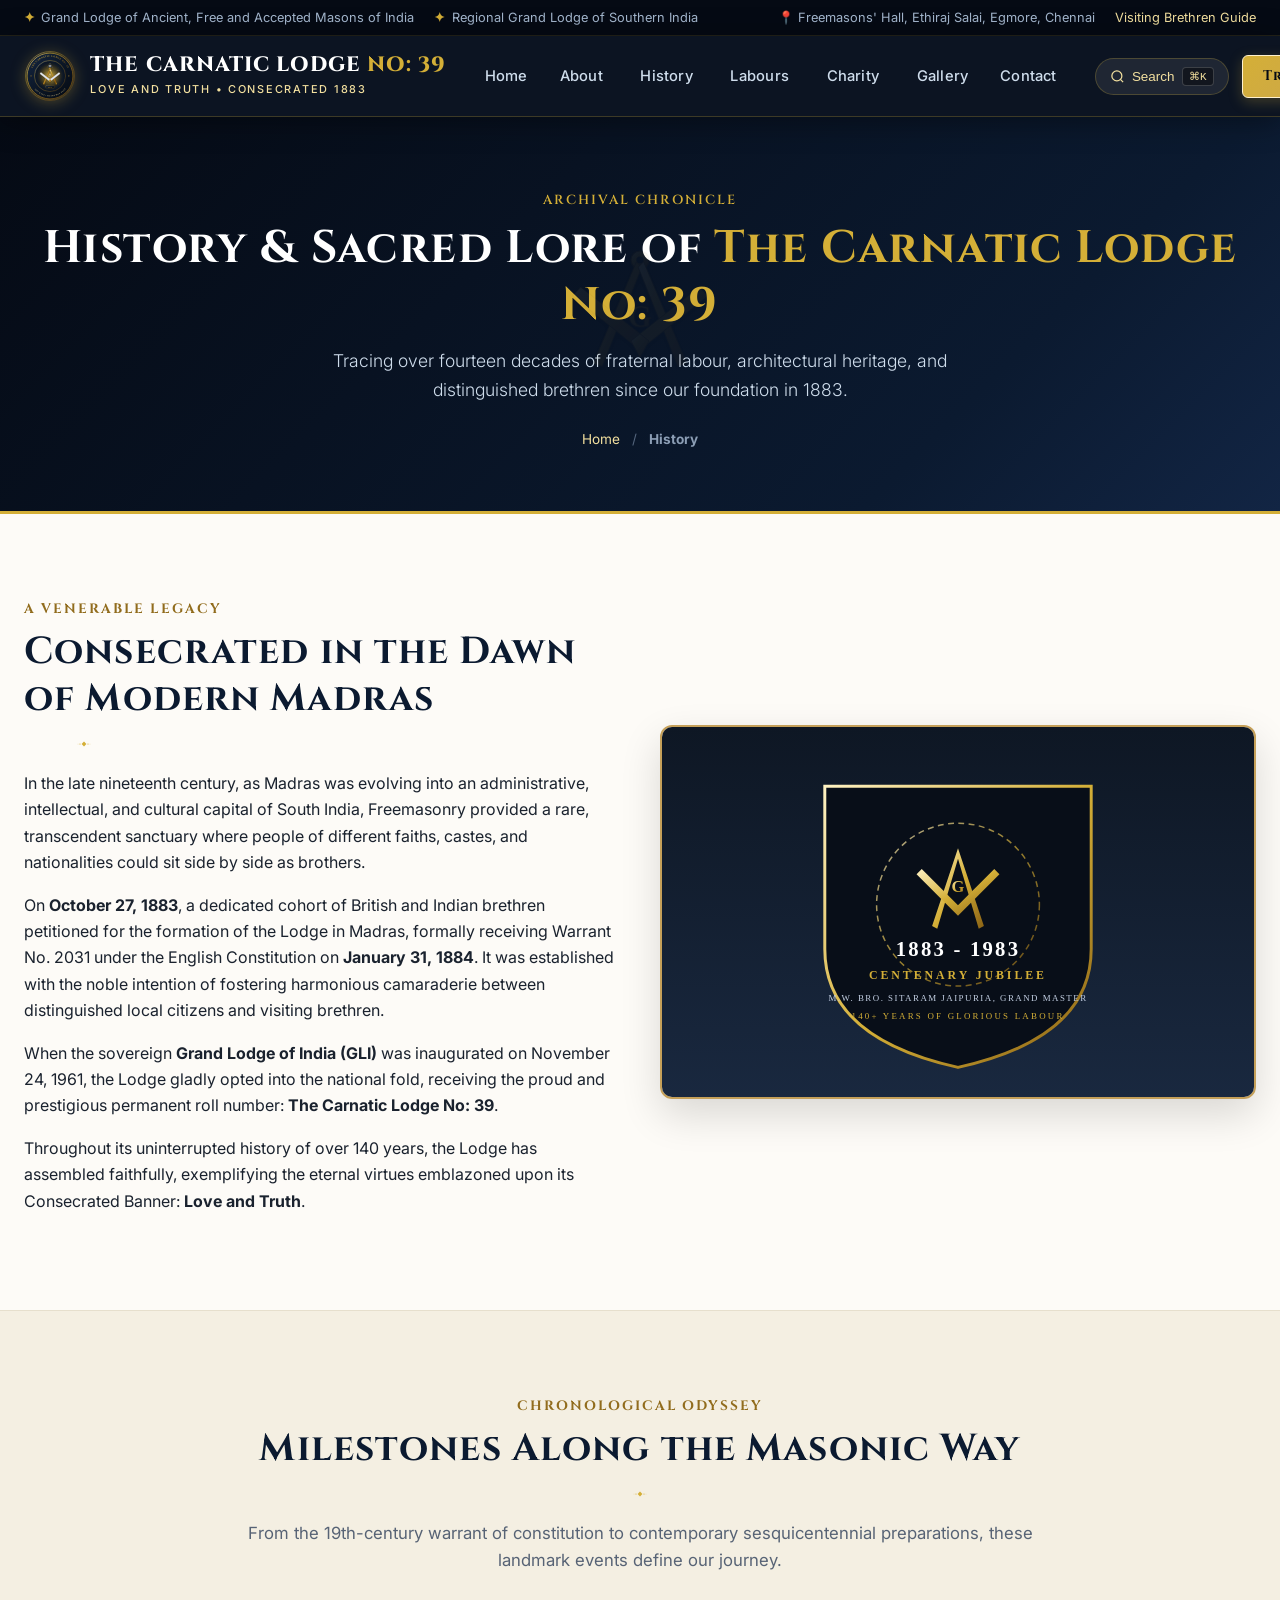
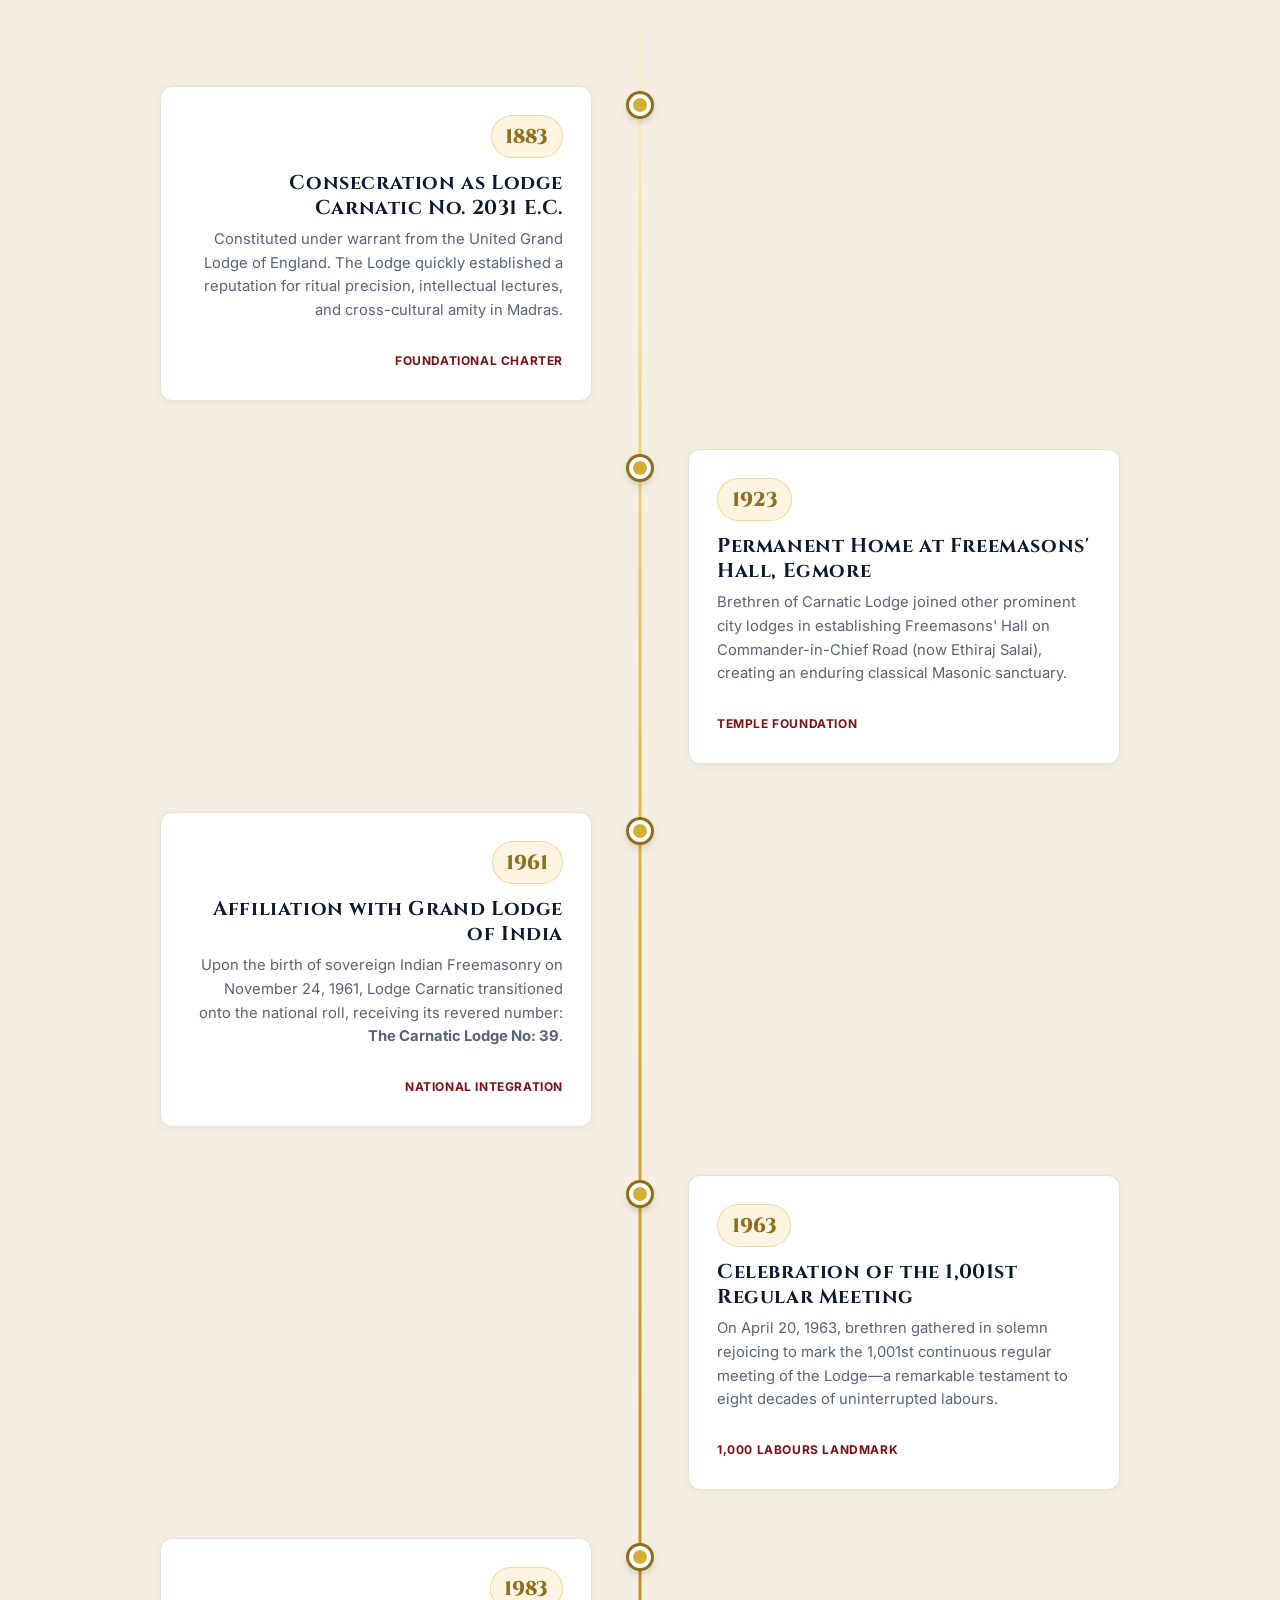
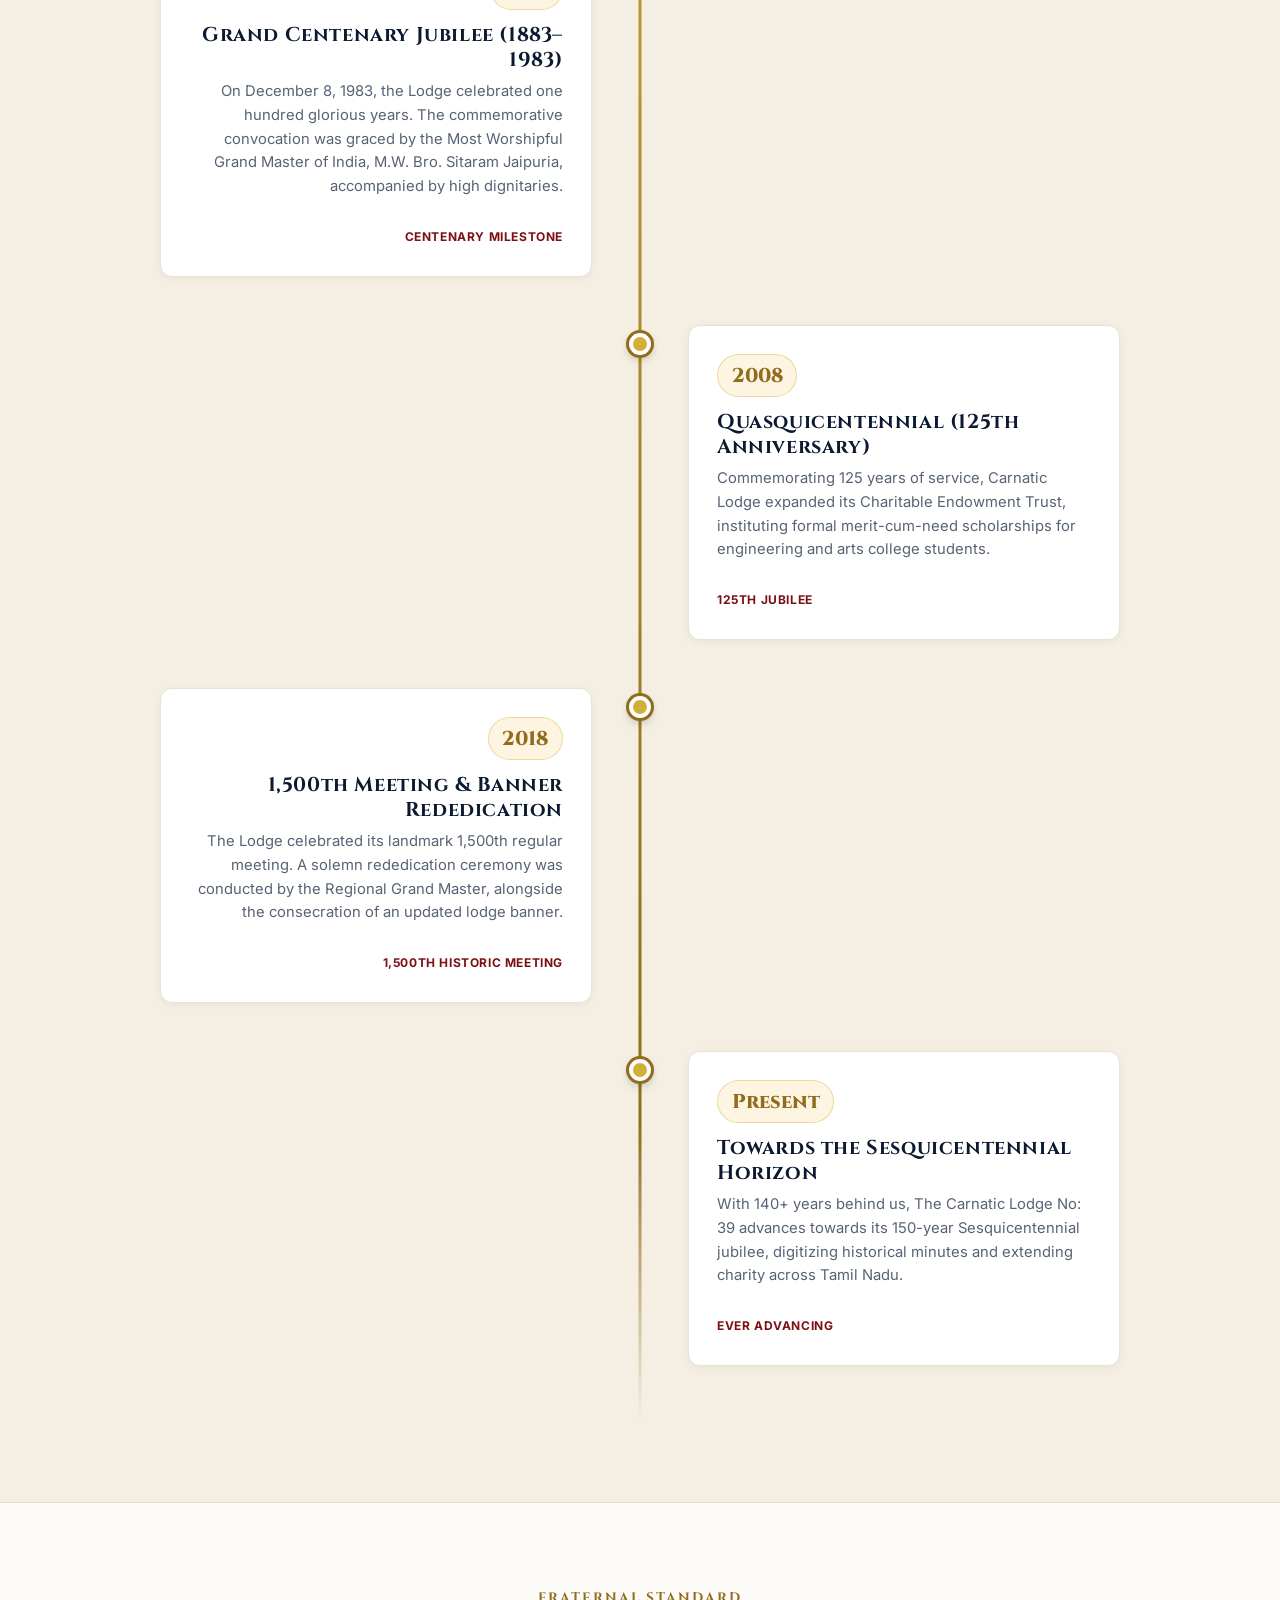
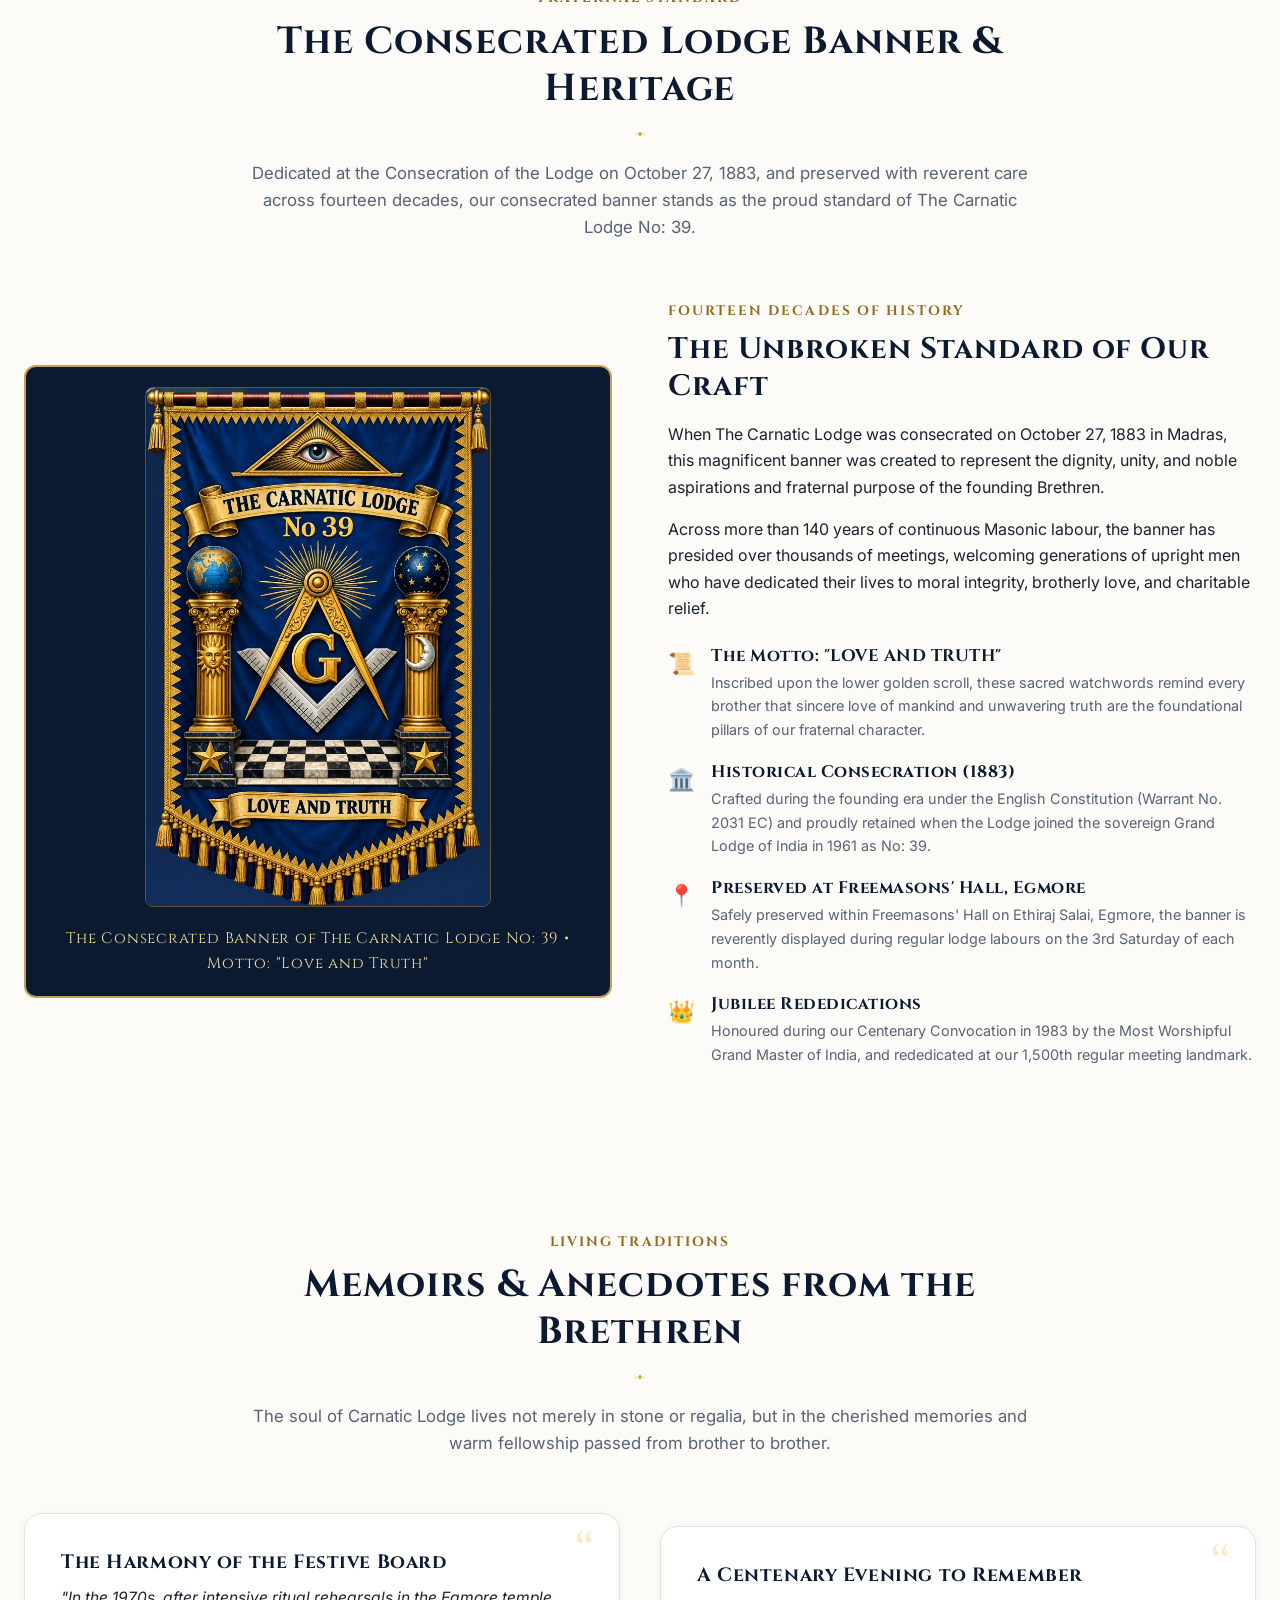
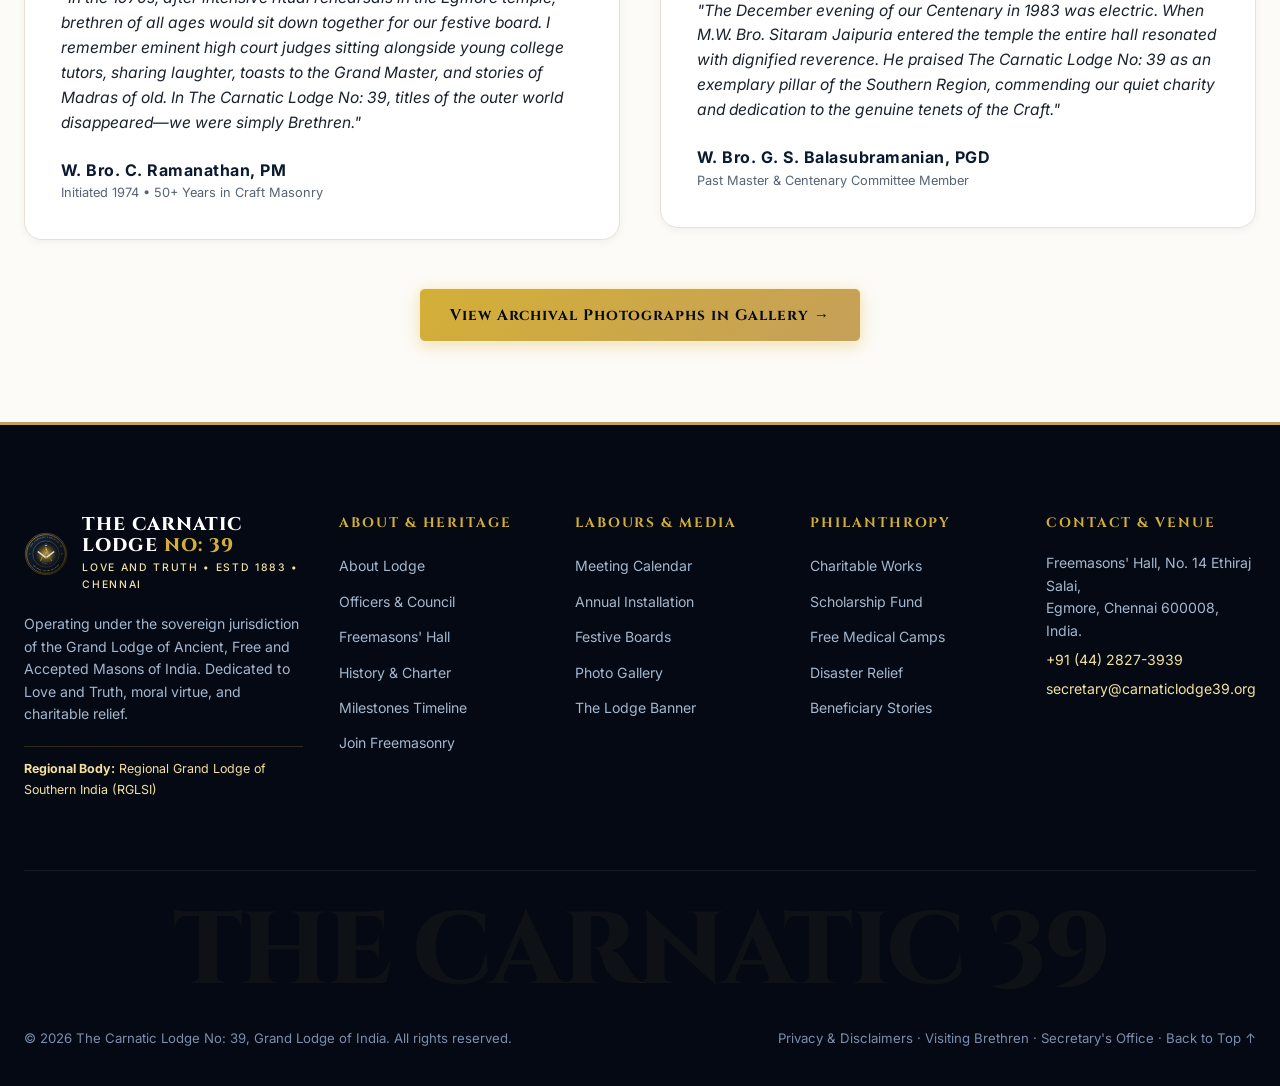
<file: pages/history.html>
<!DOCTYPE html>
<html lang="en">
<head>
  <meta charset="UTF-8">
  <meta name="viewport" content="width=device-width, initial-scale=1.0">
  <!-- Private Review Meta: Block all Search Engines & AI Crawlers -->
  <meta name="robots" content="noindex, nofollow, noarchive, nosnippet, noimageindex">
  <meta name="googlebot" content="noindex, nofollow, noarchive, nosnippet, noimageindex">
  <title>History & Sacred Lore | The Carnatic Lodge No: 39 | Consecrated Oct 27, 1883</title>
  <meta name="description" content="Explore over 140 years of glorious history, sacred banner lore, milestones, and centenary celebrations of The Carnatic Lodge No: 39 in Chennai, consecrated October 27, 1883 under the Grand Lodge of India. Motto: Love and Truth.">
  <meta name="keywords" content="The Carnatic Lodge No: 39 History, Consecration October 27 1883, Warrant 2031 EC, Grand Lodge of India, Freemasons Hall Egmore, Love and Truth, Masonic Banner Lore, Sitaram Jaipuria">
  
  <link rel="icon" type="image/svg+xml" href="../images/favicon.svg">
  
  <!-- Stylesheets -->
  <link rel="stylesheet" href="../css/style.css">
  <link rel="stylesheet" href="../css/components.css">
  <link rel="stylesheet" href="../css/responsive.css">
</head>
<body>

  <!-- Top Notification Strip -->
  <aside class="top-bar" aria-label="Affiliation and Venue">
    <div class="container">
      <div class="top-bar-left">
        <span class="top-bar-item"><strong class="bullet">✦</strong> Grand Lodge of Ancient, Free and Accepted Masons of India</span>
        <span class="top-bar-item"><strong class="bullet">✦</strong> Regional Grand Lodge of Southern India</span>
      </div>
      <div class="top-bar-right">
        <span class="top-bar-item">📍 Freemasons' Hall, Ethiraj Salai, Egmore, Chennai</span>
        <a href="contact.html#visiting">Visiting Brethren Guide</a>
      </div>
    </div>
  </aside>

  <!-- Mahadhi-Style Header with Mega Menu -->
  <header class="mm-header" role="banner">
    <div class="container">
      <div class="mm-header__in">
        <a class="mm-logo" href="../index.html" aria-label="The Carnatic Lodge No: 39 Home">
          <img src="../images/lodge-crest.svg" alt="The Carnatic Lodge No: 39 Official Crest" class="mm-logo-crest">
          <div class="mm-logo-text">
            <span class="mm-logo-name">THE CARNATIC LODGE <span>NO: 39</span></span>
            <span class="mm-logo-sub">LOVE AND TRUTH • CONSECRATED 1883</span>
          </div>
        </a>

                        <!-- Desktop Navigation with Mega Menus -->
        <nav aria-label="Main Navigation">
          <ul class="mm-nav" id="primaryNav">
            <li><a href="../index.html" class="mm-nav-link">Home</a></li>
            
            <!-- About Dropdown -->
            <li class="has-mega">
              <button type="button" class="mm-nav-btn" aria-haspopup="true">
                About <svg width="10" height="6" viewBox="0 0 10 6" fill="none"><path d="M1 1l4 4 4-4" stroke="currentColor" stroke-width="1.5"/></svg>
              </button>
              <div class="mm-mega">
                <div class="mm-mega__links">
                  <a href="about.html">
                    <span class="mm-mega__ico">🏛️</span>
                    <span><strong>About The Carnatic Lodge</strong><small>Our mission, vision and core tenets of Love and Truth</small></span>
                    <span class="mm-mega__go">→</span>
                  </a>
                  <a href="about.html#officers">
                    <span class="mm-mega__ico">📐</span>
                    <span><strong>Lodge Officers & Council</strong><small>Worshipful Master, Wardens, and Office-Bearers</small></span>
                    <span class="mm-mega__go">→</span>
                  </a>
                  <a href="temple.html">
                    <span class="mm-mega__ico">📍</span>
                    <span><strong>Freemasons' Hall Egmore</strong><small>Classical architecture, Asoka Hall & Temple room</small></span>
                    <span class="mm-mega__go">→</span>
                  </a>
                  <a href="membership.html">
                    <span class="mm-mega__ico">🤝</span>
                    <span><strong>Joining Freemasonry (2B1ASK1)</strong><small>Membership requirements & petition steps</small></span>
                    <span class="mm-mega__go">→</span>
                  </a>
                </div>
                <div class="mm-mega__feat">
                  <span class="mm-mega__feat-tag">Craft Leadership</span>
                  <h5>Consecrated Oct 27, 1883</h5>
                  <p>Over 140 years of continuous labour under the Grand Lodge of India, dedicated to Love and Truth.</p>
                  <a href="about.html" class="mm-mega__feat-btn">Learn More →</a>
                </div>
              </div>
            </li>

            <!-- History Dropdown -->
            <li class="has-mega">
              <button type="button" class="mm-nav-btn active" aria-haspopup="true">
                History <svg width="10" height="6" viewBox="0 0 10 6" fill="none"><path d="M1 1l4 4 4-4" stroke="currentColor" stroke-width="1.5"/></svg>
              </button>
              <div class="mm-mega mm-mega--sm">
                <div class="mm-mega__links">
                  <a href="history.html">
                    <span class="mm-mega__ico">📜</span>
                    <span><strong>Foundational Warrant (1883–1884)</strong><small>Consecrated in colonial Madras under Warrant No. 2031 EC</small></span>
                    <span class="mm-mega__go">→</span>
                  </a>
                  <a href="history.html#timeline">
                    <span class="mm-mega__ico">⏳</span>
                    <span><strong>Interactive Timeline</strong><small>Landmark milestones from 1883 to 2026</small></span>
                    <span class="mm-mega__go">→</span>
                  </a>
                  <a href="history.html#lodge-banner">
                    <span class="mm-mega__ico">🛡️</span>
                    <span><strong>The Consecrated Lodge Banner</strong><small>Our historic 1883 consecrated banner & motto Love and Truth</small></span>
                    <span class="mm-mega__go">→</span>
                  </a>
                  <a href="history.html#anecdotes">
                    <span class="mm-mega__ico">🎙️</span>
                    <span><strong>Memoirs of Brethren</strong><small>Archival recollections & fraternal stories</small></span>
                    <span class="mm-mega__go">→</span>
                  </a>
                </div>
              </div>
            </li>

            <!-- Events Dropdown -->
            <li class="has-mega">
              <button type="button" class="mm-nav-btn" aria-haspopup="true">
                Labours <svg width="10" height="6" viewBox="0 0 10 6" fill="none"><path d="M1 1l4 4 4-4" stroke="currentColor" stroke-width="1.5"/></svg>
              </button>
              <div class="mm-mega mm-mega--sm">
                <div class="mm-mega__links">
                  <a href="events.html">
                    <span class="mm-mega__ico">📅</span>
                    <span><strong>Meeting Calendar</strong><small>Regular Labours: 3rd Saturday Monthly at 6:30 PM</small></span>
                    <span class="mm-mega__go">→</span>
                  </a>
                  <a href="events.html#installation">
                    <span class="mm-mega__ico">👑</span>
                    <span><strong>Annual Installation</strong><small>Investiture of the Worshipful Master & Officers</small></span>
                    <span class="mm-mega__go">→</span>
                  </a>
                  <a href="events.html#past-events">
                    <span class="mm-mega__ico">🍷</span>
                    <span><strong>Festive Board & Socials</strong><small>Banquet fellowship & family evenings</small></span>
                    <span class="mm-mega__go">→</span>
                  </a>
                </div>
              </div>
            </li>

            <!-- Community & Charity -->
            <li class="has-mega">
              <button type="button" class="mm-nav-btn" aria-haspopup="true">
                Charity <svg width="10" height="6" viewBox="0 0 10 6" fill="none"><path d="M1 1l4 4 4-4" stroke="currentColor" stroke-width="1.5"/></svg>
              </button>
              <div class="mm-mega mm-mega--sm">
                <div class="mm-mega__links">
                  <a href="community.html">
                    <span class="mm-mega__ico">❤️</span>
                    <span><strong>Philanthropic Works</strong><small>Charitable outreach across Tamil Nadu</small></span>
                    <span class="mm-mega__go">→</span>
                  </a>
                  <a href="community.html#scholarships">
                    <span class="mm-mega__ico">🎓</span>
                    <span><strong>Education Scholarships</strong><small>College tuition support for deserving youth</small></span>
                    <span class="mm-mega__go">→</span>
                  </a>
                  <a href="community.html#health">
                    <span class="mm-mega__ico">🩺</span>
                    <span><strong>Free Medical Camps</strong><small>Diagnostic, eye care & surgical assistance</small></span>
                    <span class="mm-mega__go">→</span>
                  </a>
                  <a href="community.html#testimonials">
                    <span class="mm-mega__ico">⭐</span>
                    <span><strong>Beneficiary Voices</strong><small>Direct stories of life-changing impact</small></span>
                    <span class="mm-mega__go">→</span>
                  </a>
                </div>
              </div>
            </li>

            <!-- Gallery Link -->
            <li><a href="gallery.html" class="mm-nav-link">Gallery</a></li>

            <!-- Contact Link -->
            <li><a href="contact.html" class="mm-nav-link">Contact</a></li>

            <li class="mm-nav-actions-mobile" style="display: none;">
              <a href="contact.html" class="mm-btn-cta">Transmit Inquiry</a>
            </li>
          </ul>
        </nav>

        <!-- Right Side Actions -->
        <div class="mm-header__actions">
          <button class="mm-btn-search" aria-label="Search website" title="Search site (Ctrl+K)">
            <svg width="15" height="15" viewBox="0 0 24 24" fill="none" stroke="currentColor" stroke-width="2">
              <circle cx="11" cy="11" r="8"></circle>
              <line x1="21" y1="21" x2="16.65" y2="16.65"></line>
            </svg>
            <span>Search</span>
            <kbd>⌘K</kbd>
          </button>
          
          <a href="contact.html" class="mm-btn-cta">Transmit Inquiry</a>
          
          <button class="mm-hamburger" aria-label="Toggle navigation menu" aria-expanded="false" aria-controls="primaryNav">
            <span class="mm-hamburger-line"></span>
            <span class="mm-hamburger-line"></span>
            <span class="mm-hamburger-line"></span>
          </button>
        </div>
      </div>
    </div>
  </header>

  <!-- Page Banner -->
  <section class="page-banner">
    <div class="container">
      <span class="page-banner-badge">Archival Chronicle</span>
      <h1 class="page-banner-title">History & Sacred Lore of <span>The Carnatic Lodge No: 39</span></h1>
      <p class="page-banner-desc">
        Tracing over fourteen decades of fraternal labour, architectural heritage, and distinguished brethren since our foundation in 1883.
      </p>
      <nav class="breadcrumb-nav" aria-label="Breadcrumb">
        <a href="../index.html">Home</a>
        <span>/</span>
        <strong>History</strong>
      </nav>
    </div>
  </section>

  <!-- Main Content -->
  <main id="main-content">
    
    <!-- Introduction to Lodge History -->
    <section class="section">
      <div class="container">
        <div class="grid-2">
          <div>
            <span class="section-tag">A Venerable Legacy</span>
            <h2 class="section-title">Consecrated in the Dawn of Modern Madras</h2>
            <img src="../images/gold-divider.svg" alt="" class="section-divider" style="margin-left: 0;">
            <p>
              In the late nineteenth century, as Madras was evolving into an administrative, intellectual, and cultural capital of South India, Freemasonry provided a rare, transcendent sanctuary where people of different faiths, castes, and nationalities could sit side by side as brothers.
            </p>
            <p>
              On <strong>October 27, 1883</strong>, a dedicated cohort of British and Indian brethren petitioned for the formation of the Lodge in Madras, formally receiving Warrant No. 2031 under the English Constitution on <strong>January 31, 1884</strong>. It was established with the noble intention of fostering harmonious camaraderie between distinguished local citizens and visiting brethren.
            </p>
            <p>
              When the sovereign <strong>Grand Lodge of India (GLI)</strong> was inaugurated on November 24, 1961, the Lodge gladly opted into the national fold, receiving the proud and prestigious permanent roll number: <strong>The Carnatic Lodge No: 39</strong>.
            </p>
            <p>
              Throughout its uninterrupted history of over 140 years, the Lodge has assembled faithfully, exemplifying the eternal virtues emblazoned upon its Consecrated Banner: <strong>Love and Truth</strong>.
            </p>
          </div>
          <div>
            <div class="feature-media" style="box-shadow: var(--shadow-lg);">
              <img src="../images/centenary-banner.svg" alt="Carnatic Lodge Centenary Banner 1883-1983">
            </div>
          </div>
        </div>
      </div>
    </section>

    <!-- Interactive Milestones Timeline -->
    <section class="section section-alt" id="timeline">
      <div class="container">
        <div class="section-header">
          <span class="section-tag">Chronological Odyssey</span>
          <h2 class="section-title">Milestones Along the Masonic Way</h2>
          <img src="../images/gold-divider.svg" alt="" class="section-divider">
          <p class="section-subtitle">
            From the 19th-century warrant of constitution to contemporary sesquicentennial preparations, these landmark events define our journey.
          </p>
        </div>

        <div class="timeline-wrapper">
          
          <div class="timeline-item">
            <div class="timeline-marker"></div>
            <div class="timeline-card">
              <span class="timeline-year">1883</span>
              <h3 class="timeline-title">Consecration as Lodge Carnatic No. 2031 E.C.</h3>
              <p class="timeline-desc">
                Constituted under warrant from the United Grand Lodge of England. The Lodge quickly established a reputation for ritual precision, intellectual lectures, and cross-cultural amity in Madras.
              </p>
              <span class="timeline-badge">Foundational Charter</span>
            </div>
          </div>

          <div class="timeline-item">
            <div class="timeline-marker"></div>
            <div class="timeline-card">
              <span class="timeline-year">1923</span>
              <h3 class="timeline-title">Permanent Home at Freemasons' Hall, Egmore</h3>
              <p class="timeline-desc">
                Brethren of Carnatic Lodge joined other prominent city lodges in establishing Freemasons' Hall on Commander-in-Chief Road (now Ethiraj Salai), creating an enduring classical Masonic sanctuary.
              </p>
              <span class="timeline-badge">Temple Foundation</span>
            </div>
          </div>

          <div class="timeline-item">
            <div class="timeline-marker"></div>
            <div class="timeline-card">
              <span class="timeline-year">1961</span>
              <h3 class="timeline-title">Affiliation with Grand Lodge of India</h3>
              <p class="timeline-desc">
                Upon the birth of sovereign Indian Freemasonry on November 24, 1961, Lodge Carnatic transitioned onto the national roll, receiving its revered number: <strong>The Carnatic Lodge No: 39</strong>.
              </p>
              <span class="timeline-badge">National Integration</span>
            </div>
          </div>

          <div class="timeline-item">
            <div class="timeline-marker"></div>
            <div class="timeline-card">
              <span class="timeline-year">1963</span>
              <h3 class="timeline-title">Celebration of the 1,001st Regular Meeting</h3>
              <p class="timeline-desc">
                On April 20, 1963, brethren gathered in solemn rejoicing to mark the 1,001st continuous regular meeting of the Lodge—a remarkable testament to eight decades of uninterrupted labours.
              </p>
              <span class="timeline-badge">1,000 Labours Landmark</span>
            </div>
          </div>

          <div class="timeline-item">
            <div class="timeline-marker"></div>
            <div class="timeline-card">
              <span class="timeline-year">1983</span>
              <h3 class="timeline-title">Grand Centenary Jubilee (1883–1983)</h3>
              <p class="timeline-desc">
                On December 8, 1983, the Lodge celebrated one hundred glorious years. The commemorative convocation was graced by the Most Worshipful Grand Master of India, M.W. Bro. Sitaram Jaipuria, accompanied by high dignitaries.
              </p>
              <span class="timeline-badge">Centenary Milestone</span>
            </div>
          </div>

          <div class="timeline-item">
            <div class="timeline-marker"></div>
            <div class="timeline-card">
              <span class="timeline-year">2008</span>
              <h3 class="timeline-title">Quasquicentennial (125th Anniversary)</h3>
              <p class="timeline-desc">
                Commemorating 125 years of service, Carnatic Lodge expanded its Charitable Endowment Trust, instituting formal merit-cum-need scholarships for engineering and arts college students.
              </p>
              <span class="timeline-badge">125th Jubilee</span>
            </div>
          </div>

          <div class="timeline-item">
            <div class="timeline-marker"></div>
            <div class="timeline-card">
              <span class="timeline-year">2018</span>
              <h3 class="timeline-title">1,500th Meeting & Banner Rededication</h3>
              <p class="timeline-desc">
                The Lodge celebrated its landmark 1,500th regular meeting. A solemn rededication ceremony was conducted by the Regional Grand Master, alongside the consecration of an updated lodge banner.
              </p>
              <span class="timeline-badge">1,500th Historic Meeting</span>
            </div>
          </div>

          <div class="timeline-item">
            <div class="timeline-marker"></div>
            <div class="timeline-card">
              <span class="timeline-year">Present</span>
              <h3 class="timeline-title">Towards the Sesquicentennial Horizon</h3>
              <p class="timeline-desc">
                With 140+ years behind us, The Carnatic Lodge No: 39 advances towards its 150-year Sesquicentennial jubilee, digitizing historical minutes and extending charity across Tamil Nadu.
              </p>
              <span class="timeline-badge">Ever Advancing</span>
            </div>
          </div>

        </div>
      </div>
    </section>

    <!-- Anecdotes and Memoirs -->
            <!-- The Consecrated Lodge Banner Heritage -->
    <section class="section" id="lodge-banner" style="background: linear-gradient(180deg, var(--color-white) 0%, var(--color-parchment-light) 100%);">
      <div class="container">
        <div class="section-header">
          <span class="section-tag">Fraternal Standard</span>
          <h2 class="section-title">The Consecrated Lodge Banner & Heritage</h2>
          <img src="../images/gold-divider.svg" alt="" class="section-divider">
          <p class="section-subtitle">
            Dedicated at the Consecration of the Lodge on October 27, 1883, and preserved with reverent care across fourteen decades, our consecrated banner stands as the proud standard of The Carnatic Lodge No: 39.
          </p>
        </div>

        <div class="grid-2" style="align-items: center; gap: 3.5rem;">
          <div>
            <div style="background: var(--color-primary-navy); padding: 1.25rem; border-radius: 12px; box-shadow: var(--shadow-xl); border: 2px solid var(--color-gold-antique); text-align: center;">
              <img src="../images/the-carnatic-lodge-39-banner.jpg" alt="Official Consecrated Banner of The Carnatic Lodge No: 39 - Love and Truth" style="max-height: 520px; width: auto; max-width: 100%; border-radius: 8px; border: 1px solid rgba(212, 175, 55, 0.4); display: inline-block;">
              <p style="color: var(--color-gold-champagne); font-family: var(--font-serif); font-size: 0.95rem; margin-top: 0.75rem; letter-spacing: 0.05em; margin-bottom: 0;">
                The Consecrated Banner of The Carnatic Lodge No: 39 • Motto: "Love and Truth"
              </p>
            </div>
          </div>

          <div>
            <span class="section-tag" style="color: var(--color-gold-deep);">Fourteen Decades of History</span>
            <h3 style="font-size: 1.85rem; color: var(--color-primary-navy); margin-bottom: 1rem;">
              The Unbroken Standard of Our Craft
            </h3>
            
            <p>
              When The Carnatic Lodge was consecrated on October 27, 1883 in Madras, this magnificent banner was created to represent the dignity, unity, and noble aspirations and fraternal purpose of the founding Brethren.
            </p>
            <p>
              Across more than 140 years of continuous Masonic labour, the banner has presided over thousands of meetings, welcoming generations of upright men who have dedicated their lives to moral integrity, brotherly love, and charitable relief.
            </p>

            <div style="display: flex; flex-direction: column; gap: 1.25rem; margin-top: 1.5rem;">
              <div style="display: flex; gap: 1rem;">
                <span style="font-size: 1.35rem; color: var(--color-gold-deep);">📜</span>
                <div>
                  <h4 style="font-size: 1.05rem; margin-bottom: 0.25rem; color: var(--color-primary-navy);">The Motto: "LOVE AND TRUTH"</h4>
                  <p style="font-size: 0.9rem; color: var(--color-text-muted); margin-bottom: 0;">Inscribed upon the lower golden scroll, these sacred watchwords remind every brother that sincere love of mankind and unwavering truth are the foundational pillars of our fraternal character.</p>
                </div>
              </div>

              <div style="display: flex; gap: 1rem;">
                <span style="font-size: 1.35rem; color: var(--color-gold-deep);">🏛️</span>
                <div>
                  <h4 style="font-size: 1.05rem; margin-bottom: 0.25rem; color: var(--color-primary-navy);">Historical Consecration (1883)</h4>
                  <p style="font-size: 0.9rem; color: var(--color-text-muted); margin-bottom: 0;">Crafted during the founding era under the English Constitution (Warrant No. 2031 EC) and proudly retained when the Lodge joined the sovereign Grand Lodge of India in 1961 as No: 39.</p>
                </div>
              </div>

              <div style="display: flex; gap: 1rem;">
                <span style="font-size: 1.35rem; color: var(--color-gold-deep);">📍</span>
                <div>
                  <h4 style="font-size: 1.05rem; margin-bottom: 0.25rem; color: var(--color-primary-navy);">Preserved at Freemasons' Hall, Egmore</h4>
                  <p style="font-size: 0.9rem; color: var(--color-text-muted); margin-bottom: 0;">Safely preserved within Freemasons' Hall on Ethiraj Salai, Egmore, the banner is reverently displayed during regular lodge labours on the 3rd Saturday of each month.</p>
                </div>
              </div>

              <div style="display: flex; gap: 1rem;">
                <span style="font-size: 1.35rem; color: var(--color-gold-deep);">👑</span>
                <div>
                  <h4 style="font-size: 1.05rem; margin-bottom: 0.25rem; color: var(--color-primary-navy);">Jubilee Rededications</h4>
                  <p style="font-size: 0.9rem; color: var(--color-text-muted); margin-bottom: 0;">Honoured during our Centenary Convocation in 1983 by the Most Worshipful Grand Master of India, and rededicated at our 1,500th regular meeting landmark.</p>
                </div>
              </div>
            </div>

          </div>
        </div>
      </div>
    </section>

    <section class="section" id="anecdotes">
      <div class="container">
        <div class="section-header">
          <span class="section-tag">Living Traditions</span>
          <h2 class="section-title">Memoirs & Anecdotes from the Brethren</h2>
          <img src="../images/gold-divider.svg" alt="" class="section-divider">
          <p class="section-subtitle">
            The soul of Carnatic Lodge lives not merely in stone or regalia, but in the cherished memories and warm fellowship passed from brother to brother.
          </p>
        </div>

        <div class="grid-2">
          <div class="testimonial-card">
            <span class="quote-mark">“</span>
            <h3 style="font-size: 1.2rem; color: var(--color-primary-navy); margin-bottom: 0.75rem;">
              The Harmony of the Festive Board
            </h3>
            <div class="testimonial-body">
              "In the 1970s, after intensive ritual rehearsals in the Egmore temple, brethren of all ages would sit down together for our festive board. I remember eminent high court judges sitting alongside young college tutors, sharing laughter, toasts to the Grand Master, and stories of Madras of old. In The Carnatic Lodge No: 39, titles of the outer world disappeared—we were simply Brethren."
            </div>
            <div class="testimonial-author">
              <div class="author-info">
                <h4>W. Bro. C. Ramanathan, PM</h4>
                <p>Initiated 1974 • 50+ Years in Craft Masonry</p>
              </div>
            </div>
          </div>

          <div class="testimonial-card">
            <span class="quote-mark">“</span>
            <h3 style="font-size: 1.2rem; color: var(--color-primary-navy); margin-bottom: 0.75rem;">
              A Centenary Evening to Remember
            </h3>
            <div class="testimonial-body">
              "The December evening of our Centenary in 1983 was electric. When M.W. Bro. Sitaram Jaipuria entered the temple the entire hall resonated with dignified reverence. He praised The Carnatic Lodge No: 39 as an exemplary pillar of the Southern Region, commending our quiet charity and dedication to the genuine tenets of the Craft."
            </div>
            <div class="testimonial-author">
              <div class="author-info">
                <h4>W. Bro. G. S. Balasubramanian, PGD</h4>
                <p>Past Master & Centenary Committee Member</p>
              </div>
            </div>
          </div>
        </div>
        
        <div style="text-align: center; margin-top: 3rem;">
          <a href="gallery.html" class="btn-primary">View Archival Photographs in Gallery →</a>
        </div>
      </div>
    </section>

  </main>

      <!-- Mahadhi-Style Footer with Big Watermark -->
  <footer class="mm-footer" role="contentinfo">
    <div class="container">
      <div class="mm-footer__top">
        <!-- Brand Info -->
        <div class="mm-footer__brand">
          <a class="mm-logo" href="../index.html">
            <img src="../images/lodge-crest.svg" alt="The Carnatic Lodge Crest" style="width: 44px; height: 44px;">
            <div class="mm-logo-text">
              <span class="mm-logo-name" style="font-size: 1.15rem;">THE CARNATIC LODGE <span>NO: 39</span></span>
              <span class="mm-logo-sub" style="font-size: 0.65rem;">LOVE AND TRUTH • ESTD 1883 • CHENNAI</span>
            </div>
          </a>
          <p>
            Operating under the sovereign jurisdiction of the Grand Lodge of Ancient, Free and Accepted Masons of India. Dedicated to Love and Truth, moral virtue, and charitable relief.
          </p>
          <div class="mm-footer__affil">
            <strong>Regional Body:</strong> Regional Grand Lodge of Southern India (RGLSI)
          </div>
        </div>

        <!-- Col 2: About & Heritage -->
        <div>
          <h4>About & Heritage</h4>
          <ul>
            <li><a href="about.html">About Lodge</a></li>
            <li><a href="about.html#officers">Officers & Council</a></li>
            <li><a href="temple.html">Freemasons' Hall</a></li>
            <li><a href="history.html">History & Charter</a></li>
            <li><a href="history.html#timeline">Milestones Timeline</a></li>
            <li><a href="membership.html">Join Freemasonry</a></li>
          </ul>
        </div>

        <!-- Col 3: Labours & Media -->
        <div>
          <h4>Labours & Media</h4>
          <ul>
            <li><a href="events.html">Meeting Calendar</a></li>
            <li><a href="events.html#installation">Annual Installation</a></li>
            <li><a href="events.html#past-events">Festive Boards</a></li>
            <li><a href="gallery.html">Photo Gallery</a></li>
            <li><a href="history.html#lodge-banner">The Lodge Banner</a></li>
          </ul>
        </div>

        <!-- Col 4: Charity & Service -->
        <div>
          <h4>Philanthropy</h4>
          <ul>
            <li><a href="community.html">Charitable Works</a></li>
            <li><a href="community.html#scholarships">Scholarship Fund</a></li>
            <li><a href="community.html#health">Free Medical Camps</a></li>
            <li><a href="community.html#relief">Disaster Relief</a></li>
            <li><a href="community.html#testimonials">Beneficiary Stories</a></li>
          </ul>
        </div>

        <!-- Col 5: Contact & Venue -->
        <div>
          <h4>Contact & Venue</h4>
          <address>
            Freemasons' Hall, No. 14 Ethiraj Salai,<br>
            Egmore, Chennai 600008, India.<br>
            <a href="tel:+914428273939">+91 (44) 2827-3939</a><br>
            <a href="mailto:secretary@carnaticlodge39.org">secretary@carnaticlodge39.org</a>
          </address>
        </div>
      </div>

      <!-- Signature Mahadhi Big Watermark Text -->
      <div class="mm-footer__big" aria-hidden="true">THE CARNATIC 39</div>

      <!-- Footer Bottom -->
      <div class="mm-footer__bottom">
        <span>&copy; 2026 The Carnatic Lodge No: 39, Grand Lodge of India. All rights reserved.</span>
        <span>
          <a href="about.html">Privacy & Disclaimers</a> &middot; 
          <a href="contact.html#visiting">Visiting Brethren</a> &middot; 
          <a href="contact.html">Secretary's Office</a> &middot; 
          <a href="#main-content">Back to Top ↑</a>
        </span>
      </div>
    </div>
  </footer>

  <button class="back-to-top" aria-label="Scroll back to top">↑</button>

  <script src="../js/main.js"></script>
  <script src="../js/search.js"></script>
</body>
</html>
</file>
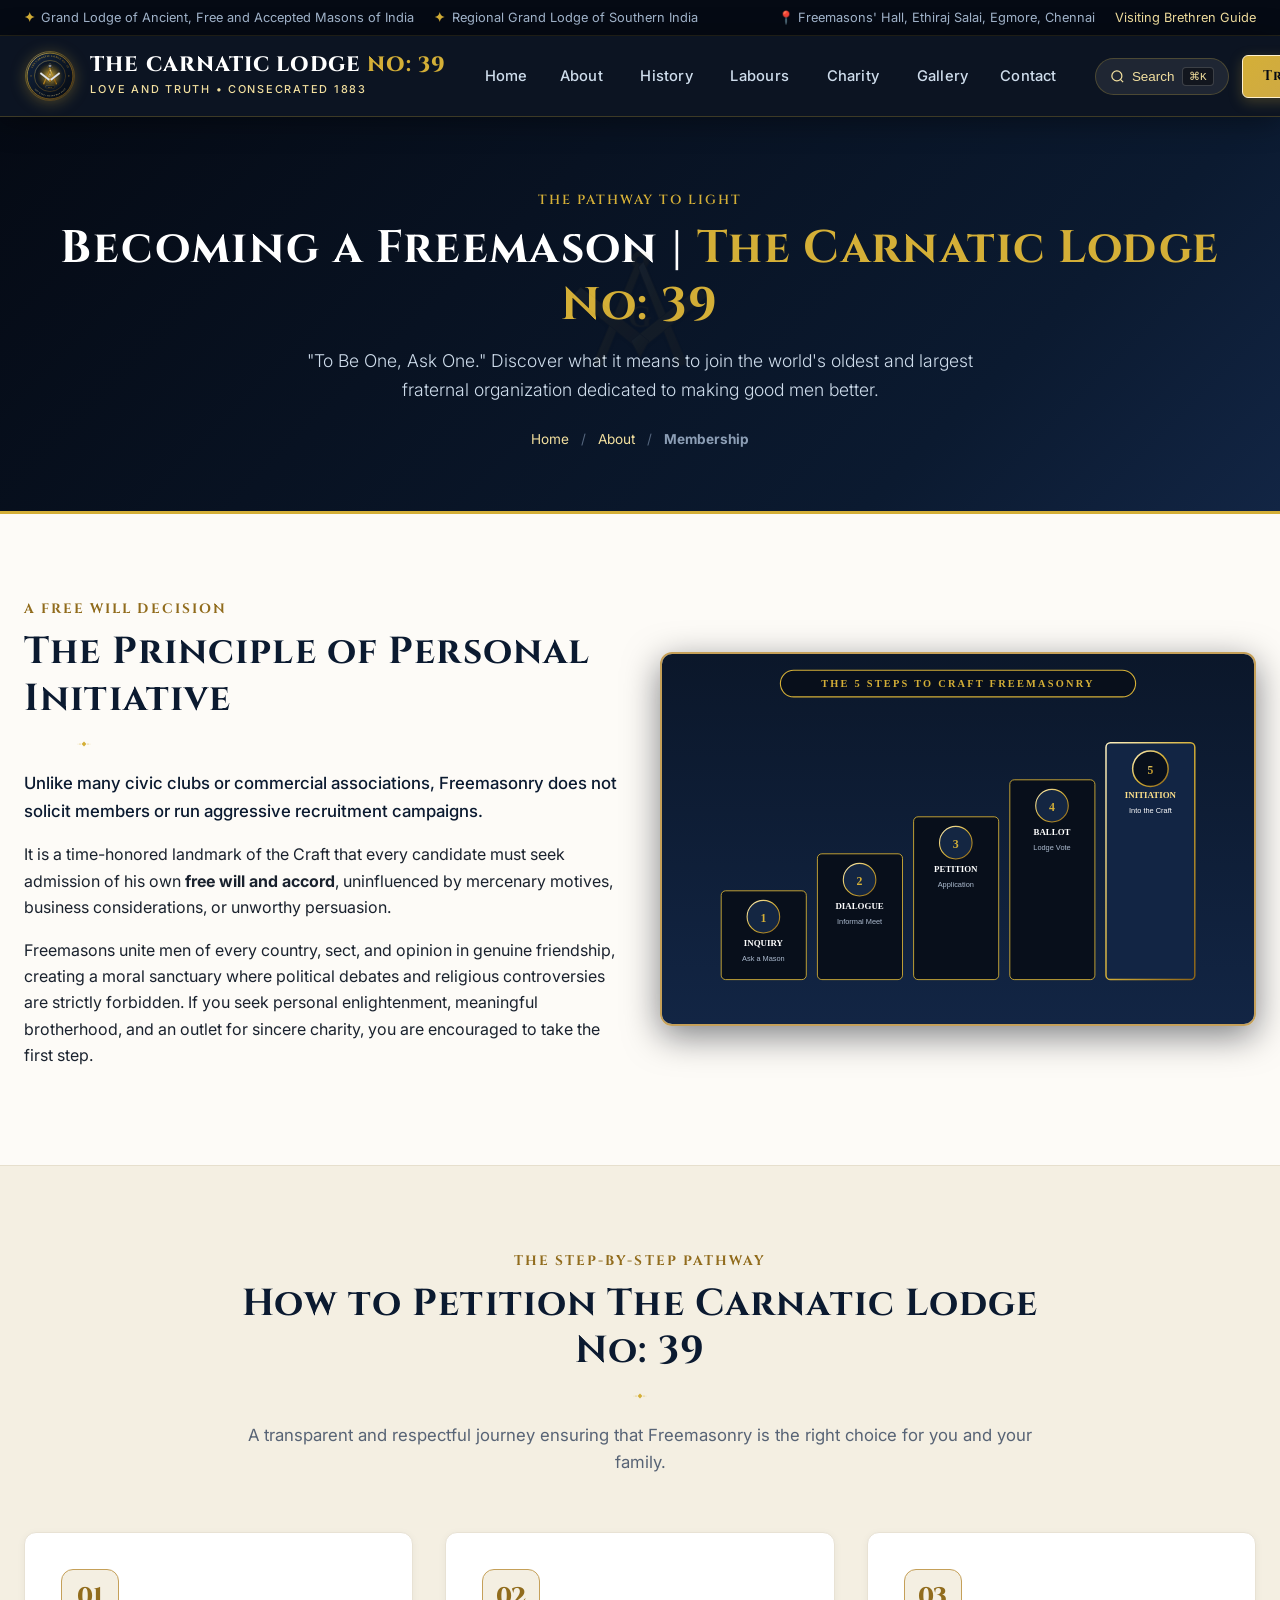
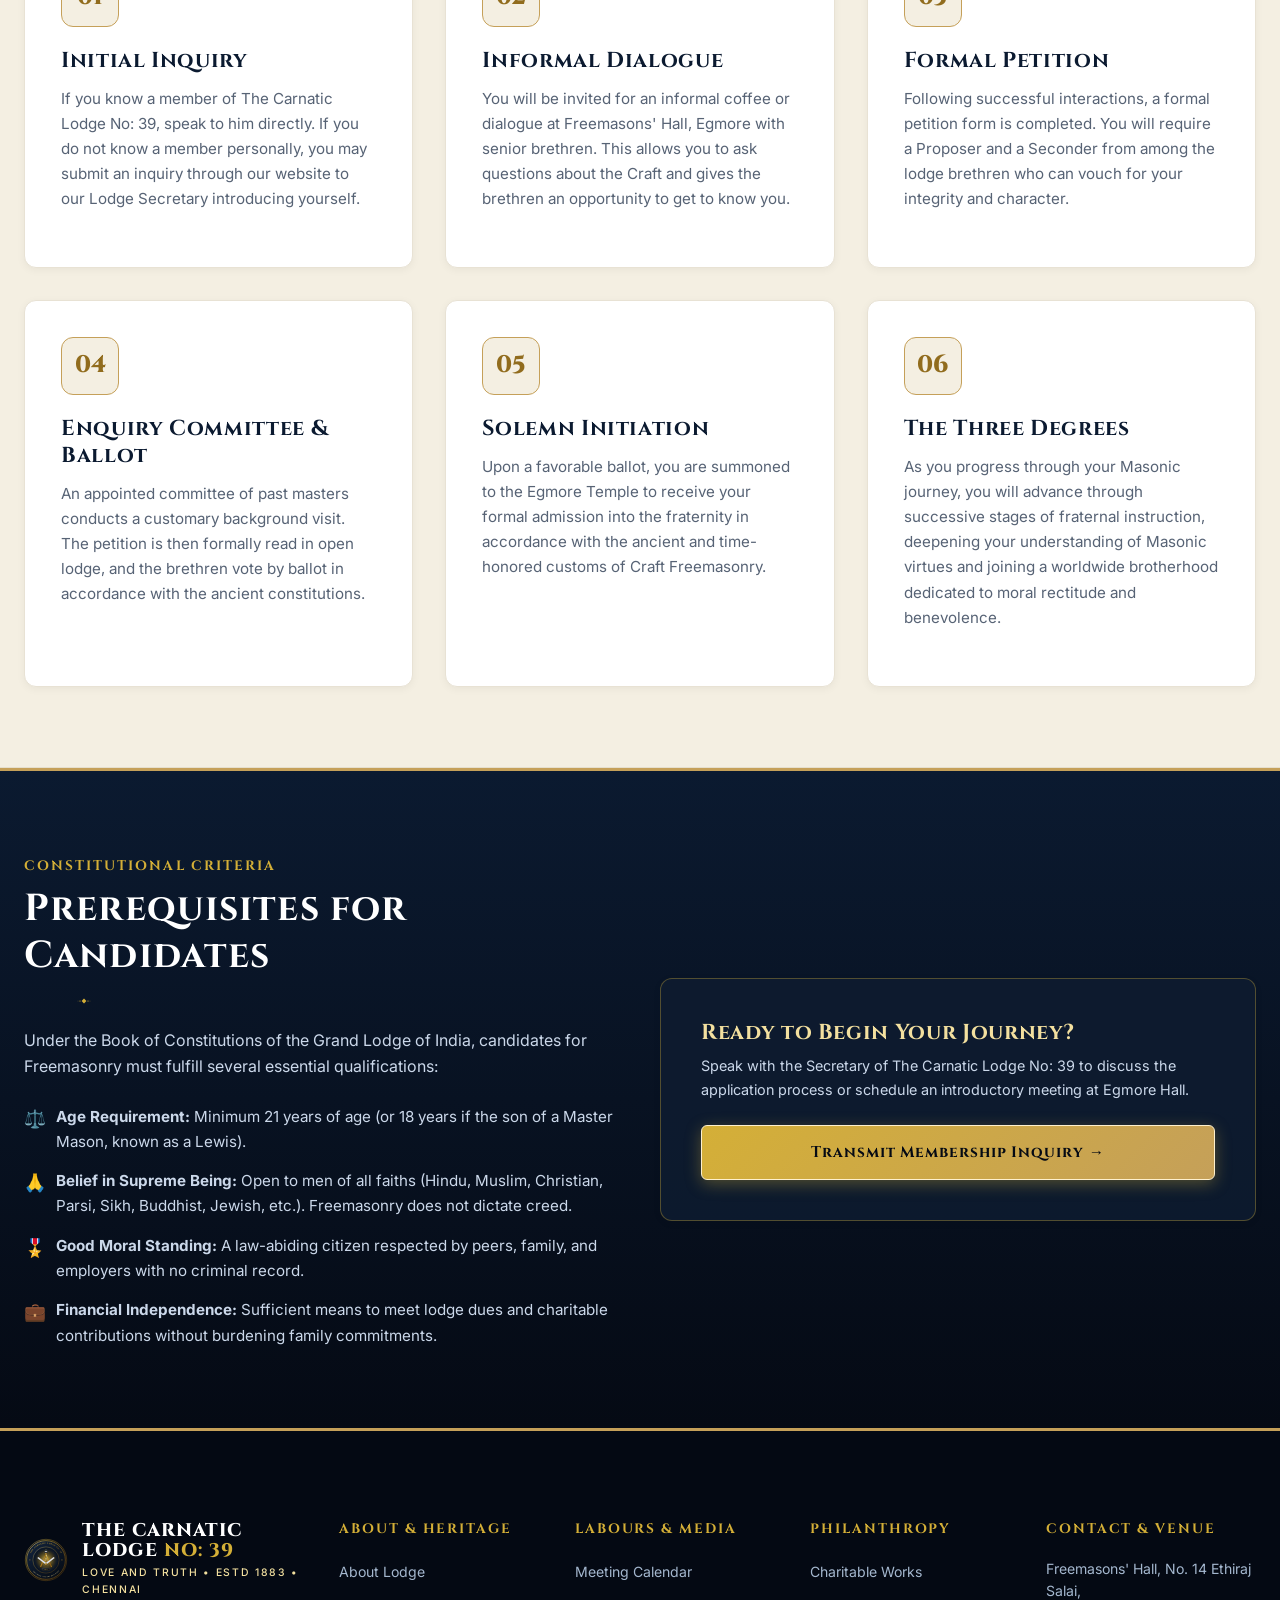
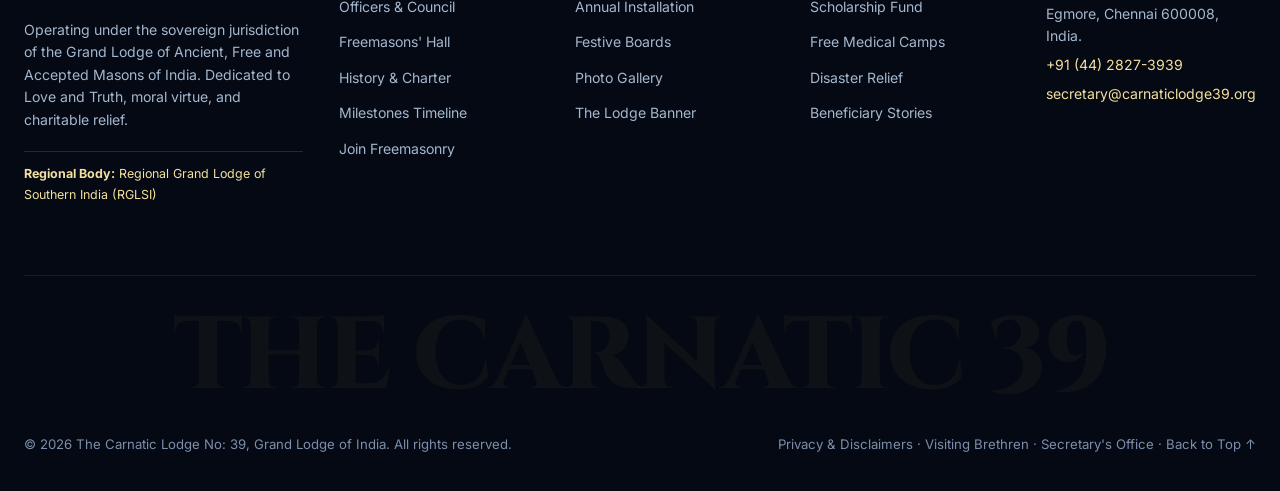
<file: pages/membership.html>
<!DOCTYPE html>
<html lang="en">
<head>
  <meta charset="UTF-8">
  <meta name="viewport" content="width=device-width, initial-scale=1.0">
  <!-- Private Review Meta: Block all Search Engines & AI Crawlers -->
  <meta name="robots" content="noindex, nofollow, noarchive, nosnippet, noimageindex">
  <meta name="googlebot" content="noindex, nofollow, noarchive, nosnippet, noimageindex">
  <title>Becoming a Freemason (2B1ASK1) | The Carnatic Lodge No: 39</title>
  <meta name="description" content="Learn how to join Freemasonry in Chennai. Understand qualifications, 5-step petition process, and tenets of Love and Truth at The Carnatic Lodge No: 39 under the Grand Lodge of India.">
  <meta name="keywords" content="Join Freemasonry Chennai, 2B1ASK1 India, The Carnatic Lodge No: 39, Become a Freemason, Masonic Qualifications, Grand Lodge of India, Love and Truth">
  
  <link rel="icon" type="image/svg+xml" href="../images/favicon.svg">
  
  <!-- Stylesheets -->
  <link rel="stylesheet" href="../css/style.css">
  <link rel="stylesheet" href="../css/components.css">
  <link rel="stylesheet" href="../css/responsive.css">
</head>
<body>

  <!-- Top Notification Strip -->
  <aside class="top-bar" aria-label="Affiliation and Venue">
    <div class="container">
      <div class="top-bar-left">
        <span class="top-bar-item"><strong class="bullet">✦</strong> Grand Lodge of Ancient, Free and Accepted Masons of India</span>
        <span class="top-bar-item"><strong class="bullet">✦</strong> Regional Grand Lodge of Southern India</span>
      </div>
      <div class="top-bar-right">
        <span class="top-bar-item">📍 Freemasons' Hall, Ethiraj Salai, Egmore, Chennai</span>
        <a href="contact.html#visiting">Visiting Brethren Guide</a>
      </div>
    </div>
  </aside>

  <!-- Mahadhi-Style Header with Mega Menu -->
  <header class="mm-header" role="banner">
    <div class="container">
      <div class="mm-header__in">
        <a class="mm-logo" href="../index.html" aria-label="The Carnatic Lodge No: 39 Home">
          <img src="../images/lodge-crest.svg" alt="The Carnatic Lodge No: 39 Official Crest" class="mm-logo-crest">
          <div class="mm-logo-text">
            <span class="mm-logo-name">THE CARNATIC LODGE <span>NO: 39</span></span>
            <span class="mm-logo-sub">LOVE AND TRUTH • CONSECRATED 1883</span>
          </div>
        </a>

                        <!-- Desktop Navigation with Mega Menus -->
        <nav aria-label="Main Navigation">
          <ul class="mm-nav" id="primaryNav">
            <li><a href="../index.html" class="mm-nav-link">Home</a></li>
            
            <!-- About Dropdown -->
            <li class="has-mega">
              <button type="button" class="mm-nav-btn active" aria-haspopup="true">
                About <svg width="10" height="6" viewBox="0 0 10 6" fill="none"><path d="M1 1l4 4 4-4" stroke="currentColor" stroke-width="1.5"/></svg>
              </button>
              <div class="mm-mega">
                <div class="mm-mega__links">
                  <a href="about.html">
                    <span class="mm-mega__ico">🏛️</span>
                    <span><strong>About The Carnatic Lodge</strong><small>Our mission, vision and core tenets of Love and Truth</small></span>
                    <span class="mm-mega__go">→</span>
                  </a>
                  <a href="about.html#officers">
                    <span class="mm-mega__ico">📐</span>
                    <span><strong>Lodge Officers & Council</strong><small>Worshipful Master, Wardens, and Office-Bearers</small></span>
                    <span class="mm-mega__go">→</span>
                  </a>
                  <a href="temple.html">
                    <span class="mm-mega__ico">📍</span>
                    <span><strong>Freemasons' Hall Egmore</strong><small>Classical architecture, Asoka Hall & Temple room</small></span>
                    <span class="mm-mega__go">→</span>
                  </a>
                  <a href="membership.html">
                    <span class="mm-mega__ico">🤝</span>
                    <span><strong>Joining Freemasonry (2B1ASK1)</strong><small>Membership requirements & petition steps</small></span>
                    <span class="mm-mega__go">→</span>
                  </a>
                </div>
                <div class="mm-mega__feat">
                  <span class="mm-mega__feat-tag">Craft Leadership</span>
                  <h5>Consecrated Oct 27, 1883</h5>
                  <p>Over 140 years of continuous labour under the Grand Lodge of India, dedicated to Love and Truth.</p>
                  <a href="about.html" class="mm-mega__feat-btn">Learn More →</a>
                </div>
              </div>
            </li>

            <!-- History Dropdown -->
            <li class="has-mega">
              <button type="button" class="mm-nav-btn" aria-haspopup="true">
                History <svg width="10" height="6" viewBox="0 0 10 6" fill="none"><path d="M1 1l4 4 4-4" stroke="currentColor" stroke-width="1.5"/></svg>
              </button>
              <div class="mm-mega mm-mega--sm">
                <div class="mm-mega__links">
                  <a href="history.html">
                    <span class="mm-mega__ico">📜</span>
                    <span><strong>Foundational Warrant (1883–1884)</strong><small>Consecrated in colonial Madras under Warrant No. 2031 EC</small></span>
                    <span class="mm-mega__go">→</span>
                  </a>
                  <a href="history.html#timeline">
                    <span class="mm-mega__ico">⏳</span>
                    <span><strong>Interactive Timeline</strong><small>Landmark milestones from 1883 to 2026</small></span>
                    <span class="mm-mega__go">→</span>
                  </a>
                  <a href="history.html#lodge-banner">
                    <span class="mm-mega__ico">🛡️</span>
                    <span><strong>The Consecrated Lodge Banner</strong><small>Our historic 1883 consecrated banner & motto Love and Truth</small></span>
                    <span class="mm-mega__go">→</span>
                  </a>
                  <a href="history.html#anecdotes">
                    <span class="mm-mega__ico">🎙️</span>
                    <span><strong>Memoirs of Brethren</strong><small>Archival recollections & fraternal stories</small></span>
                    <span class="mm-mega__go">→</span>
                  </a>
                </div>
              </div>
            </li>

            <!-- Events Dropdown -->
            <li class="has-mega">
              <button type="button" class="mm-nav-btn" aria-haspopup="true">
                Labours <svg width="10" height="6" viewBox="0 0 10 6" fill="none"><path d="M1 1l4 4 4-4" stroke="currentColor" stroke-width="1.5"/></svg>
              </button>
              <div class="mm-mega mm-mega--sm">
                <div class="mm-mega__links">
                  <a href="events.html">
                    <span class="mm-mega__ico">📅</span>
                    <span><strong>Meeting Calendar</strong><small>Regular Labours: 3rd Saturday Monthly at 6:30 PM</small></span>
                    <span class="mm-mega__go">→</span>
                  </a>
                  <a href="events.html#installation">
                    <span class="mm-mega__ico">👑</span>
                    <span><strong>Annual Installation</strong><small>Investiture of the Worshipful Master & Officers</small></span>
                    <span class="mm-mega__go">→</span>
                  </a>
                  <a href="events.html#past-events">
                    <span class="mm-mega__ico">🍷</span>
                    <span><strong>Festive Board & Socials</strong><small>Banquet fellowship & family evenings</small></span>
                    <span class="mm-mega__go">→</span>
                  </a>
                </div>
              </div>
            </li>

            <!-- Community & Charity -->
            <li class="has-mega">
              <button type="button" class="mm-nav-btn" aria-haspopup="true">
                Charity <svg width="10" height="6" viewBox="0 0 10 6" fill="none"><path d="M1 1l4 4 4-4" stroke="currentColor" stroke-width="1.5"/></svg>
              </button>
              <div class="mm-mega mm-mega--sm">
                <div class="mm-mega__links">
                  <a href="community.html">
                    <span class="mm-mega__ico">❤️</span>
                    <span><strong>Philanthropic Works</strong><small>Charitable outreach across Tamil Nadu</small></span>
                    <span class="mm-mega__go">→</span>
                  </a>
                  <a href="community.html#scholarships">
                    <span class="mm-mega__ico">🎓</span>
                    <span><strong>Education Scholarships</strong><small>College tuition support for deserving youth</small></span>
                    <span class="mm-mega__go">→</span>
                  </a>
                  <a href="community.html#health">
                    <span class="mm-mega__ico">🩺</span>
                    <span><strong>Free Medical Camps</strong><small>Diagnostic, eye care & surgical assistance</small></span>
                    <span class="mm-mega__go">→</span>
                  </a>
                  <a href="community.html#testimonials">
                    <span class="mm-mega__ico">⭐</span>
                    <span><strong>Beneficiary Voices</strong><small>Direct stories of life-changing impact</small></span>
                    <span class="mm-mega__go">→</span>
                  </a>
                </div>
              </div>
            </li>

            <!-- Gallery Link -->
            <li><a href="gallery.html" class="mm-nav-link">Gallery</a></li>

            <!-- Contact Link -->
            <li><a href="contact.html" class="mm-nav-link">Contact</a></li>

            <li class="mm-nav-actions-mobile" style="display: none;">
              <a href="contact.html" class="mm-btn-cta">Transmit Inquiry</a>
            </li>
          </ul>
        </nav>

        <!-- Right Side Actions -->
        <div class="mm-header__actions">
          <button class="mm-btn-search" aria-label="Search website" title="Search site (Ctrl+K)">
            <svg width="15" height="15" viewBox="0 0 24 24" fill="none" stroke="currentColor" stroke-width="2">
              <circle cx="11" cy="11" r="8"></circle>
              <line x1="21" y1="21" x2="16.65" y2="16.65"></line>
            </svg>
            <span>Search</span>
            <kbd>⌘K</kbd>
          </button>
          
          <a href="contact.html" class="mm-btn-cta">Transmit Inquiry</a>
          
          <button class="mm-hamburger" aria-label="Toggle navigation menu" aria-expanded="false" aria-controls="primaryNav">
            <span class="mm-hamburger-line"></span>
            <span class="mm-hamburger-line"></span>
            <span class="mm-hamburger-line"></span>
          </button>
        </div>
      </div>
    </div>
  </header>

  <!-- Page Banner -->
  <section class="page-banner">
    <div class="container">
      <span class="page-banner-badge">The Pathway to Light</span>
      <h1 class="page-banner-title">Becoming a Freemason | <span>The Carnatic Lodge No: 39</span></h1>
      <p class="page-banner-desc">
        "To Be One, Ask One." Discover what it means to join the world's oldest and largest fraternal organization dedicated to making good men better.
      </p>
      <nav class="breadcrumb-nav" aria-label="Breadcrumb">
        <a href="../index.html">Home</a>
        <span>/</span>
        <a href="about.html">About</a>
        <span>/</span>
        <strong>Membership</strong>
      </nav>
    </div>
  </section>

  <!-- Main Content -->
  <main id="main-content">
    
    <!-- Philosophy & 2B1ASK1 -->
    <section class="section">
      <div class="container">
        <div class="grid-2">
          <div>
            <span class="section-tag">A Free Will Decision</span>
            <h2 class="section-title">The Principle of Personal Initiative</h2>
            <img src="../images/gold-divider.svg" alt="" class="section-divider" style="margin-left: 0;">
            <p style="font-size: 1.05rem; font-weight: 500; color: var(--color-primary-navy);">
              Unlike many civic clubs or commercial associations, Freemasonry does not solicit members or run aggressive recruitment campaigns.
            </p>
            <p>
              It is a time-honored landmark of the Craft that every candidate must seek admission of his own <strong>free will and accord</strong>, uninfluenced by mercenary motives, business considerations, or unworthy persuasion.
            </p>
            <p>
              Freemasons unite men of every country, sect, and opinion in genuine friendship, creating a moral sanctuary where political debates and religious controversies are strictly forbidden. If you seek personal enlightenment, meaningful brotherhood, and an outlet for sincere charity, you are encouraged to take the first step.
            </p>
          </div>
          <div>
            <div class="feature-media">
              <img src="../images/membership-steps.svg" alt="Five Steps to Freemasonry Illustration">
            </div>
          </div>
        </div>
      </div>
    </section>

    <!-- The 5 Steps to Membership -->
    <section class="section section-alt">
      <div class="container">
        <div class="section-header">
          <span class="section-tag">The Step-by-Step Pathway</span>
          <h2 class="section-title">How to Petition The Carnatic Lodge No: 39</h2>
          <img src="../images/gold-divider.svg" alt="" class="section-divider">
          <p class="section-subtitle">
            A transparent and respectful journey ensuring that Freemasonry is the right choice for you and your family.
          </p>
        </div>

        <div class="grid-3">
          
          <div class="card">
            <div class="card-icon-box" style="font-size: 1.5rem; font-family: var(--font-serif); font-weight: 800; color: var(--color-gold-deep);">
              01
            </div>
            <h3 class="card-title">Initial Inquiry</h3>
            <p class="card-text">
              If you know a member of The Carnatic Lodge No: 39, speak to him directly. If you do not know a member personally, you may submit an inquiry through our website to our Lodge Secretary introducing yourself.
            </p>
          </div>

          <div class="card">
            <div class="card-icon-box" style="font-size: 1.5rem; font-family: var(--font-serif); font-weight: 800; color: var(--color-gold-deep);">
              02
            </div>
            <h3 class="card-title">Informal Dialogue</h3>
            <p class="card-text">
              You will be invited for an informal coffee or dialogue at Freemasons' Hall, Egmore with senior brethren. This allows you to ask questions about the Craft and gives the brethren an opportunity to get to know you.
            </p>
          </div>

          <div class="card">
            <div class="card-icon-box" style="font-size: 1.5rem; font-family: var(--font-serif); font-weight: 800; color: var(--color-gold-deep);">
              03
            </div>
            <h3 class="card-title">Formal Petition</h3>
            <p class="card-text">
              Following successful interactions, a formal petition form is completed. You will require a Proposer and a Seconder from among the lodge brethren who can vouch for your integrity and character.
            </p>
          </div>

          <div class="card">
            <div class="card-icon-box" style="font-size: 1.5rem; font-family: var(--font-serif); font-weight: 800; color: var(--color-gold-deep);">
              04
            </div>
            <h3 class="card-title">Enquiry Committee & Ballot</h3>
            <p class="card-text">
              An appointed committee of past masters conducts a customary background visit. The petition is then formally read in open lodge, and the brethren vote by ballot in accordance with the ancient constitutions.
            </p>
          </div>

          <div class="card">
            <div class="card-icon-box" style="font-size: 1.5rem; font-family: var(--font-serif); font-weight: 800; color: var(--color-gold-deep);">
              05
            </div>
            <h3 class="card-title">Solemn Initiation</h3>
            <p class="card-text">
              Upon a favorable ballot, you are summoned to the Egmore Temple to receive your formal admission into the fraternity in accordance with the ancient and time-honored customs of Craft Freemasonry.
            </p>
          </div>

          <div class="card">
            <div class="card-icon-box" style="font-size: 1.5rem; font-family: var(--font-serif); font-weight: 800; color: var(--color-gold-deep);">
              06
            </div>
            <h3 class="card-title">The Three Degrees</h3>
            <p class="card-text">
              As you progress through your Masonic journey, you will advance through successive stages of fraternal instruction, deepening your understanding of Masonic virtues and joining a worldwide brotherhood dedicated to moral rectitude and benevolence.
            </p>
          </div>

        </div>
      </div>
    </section>

    <!-- Essential Qualifications -->
    <section class="section section-dark">
      <div class="container">
        <div class="grid-2">
          <div>
            <span class="section-tag" style="color: var(--color-gold-primary);">Constitutional Criteria</span>
            <h2 class="section-title" style="color: var(--color-white);">Prerequisites for Candidates</h2>
            <img src="../images/gold-divider.svg" alt="" class="section-divider" style="margin-left: 0;">
            <p style="color: #cbd8ea;">
              Under the Book of Constitutions of the Grand Lodge of India, candidates for Freemasonry must fulfill several essential qualifications:
            </p>
            <ul style="display: flex; flex-direction: column; gap: 0.9rem; color: #cbd8ea; font-size: 0.95rem; margin-top: 1.5rem;">
              <li style="display: flex; gap: 0.6rem;">
                <span style="color: var(--color-gold-primary); font-size: 1.1rem;">⚖️</span>
                <div><strong>Age Requirement:</strong> Minimum 21 years of age (or 18 years if the son of a Master Mason, known as a Lewis).</div>
              </li>
              <li style="display: flex; gap: 0.6rem;">
                <span style="color: var(--color-gold-primary); font-size: 1.1rem;">🙏</span>
                <div><strong>Belief in Supreme Being:</strong> Open to men of all faiths (Hindu, Muslim, Christian, Parsi, Sikh, Buddhist, Jewish, etc.). Freemasonry does not dictate creed.</div>
              </li>
              <li style="display: flex; gap: 0.6rem;">
                <span style="color: var(--color-gold-primary); font-size: 1.1rem;">🎖️</span>
                <div><strong>Good Moral Standing:</strong> A law-abiding citizen respected by peers, family, and employers with no criminal record.</div>
              </li>
              <li style="display: flex; gap: 0.6rem;">
                <span style="color: var(--color-gold-primary); font-size: 1.1rem;">💼</span>
                <div><strong>Financial Independence:</strong> Sufficient means to meet lodge dues and charitable contributions without burdening family commitments.</div>
              </li>
            </ul>
          </div>
          <div>
            <div class="card" style="background: rgba(14, 28, 48, 0.88); border-color: rgba(212, 175, 55, 0.35); padding: 2.5rem;">
              <h3 style="color: var(--color-gold-champagne); font-size: 1.35rem; margin-bottom: 0.5rem;">Ready to Begin Your Journey?</h3>
              <p style="color: #cbd8ea; font-size: 0.9rem; margin-bottom: 1.5rem;">
                Speak with the Secretary of The Carnatic Lodge No: 39 to discuss the application process or schedule an introductory meeting at Egmore Hall.
              </p>
              <a href="contact.html" class="btn-primary" style="width: 100%; justify-content: center;">
                Transmit Membership Inquiry →
              </a>
            </div>
          </div>
        </div>
      </div>
    </section>

  </main>

      <!-- Mahadhi-Style Footer with Big Watermark -->
  <footer class="mm-footer" role="contentinfo">
    <div class="container">
      <div class="mm-footer__top">
        <!-- Brand Info -->
        <div class="mm-footer__brand">
          <a class="mm-logo" href="../index.html">
            <img src="../images/lodge-crest.svg" alt="The Carnatic Lodge Crest" style="width: 44px; height: 44px;">
            <div class="mm-logo-text">
              <span class="mm-logo-name" style="font-size: 1.15rem;">THE CARNATIC LODGE <span>NO: 39</span></span>
              <span class="mm-logo-sub" style="font-size: 0.65rem;">LOVE AND TRUTH • ESTD 1883 • CHENNAI</span>
            </div>
          </a>
          <p>
            Operating under the sovereign jurisdiction of the Grand Lodge of Ancient, Free and Accepted Masons of India. Dedicated to Love and Truth, moral virtue, and charitable relief.
          </p>
          <div class="mm-footer__affil">
            <strong>Regional Body:</strong> Regional Grand Lodge of Southern India (RGLSI)
          </div>
        </div>

        <!-- Col 2: About & Heritage -->
        <div>
          <h4>About & Heritage</h4>
          <ul>
            <li><a href="about.html">About Lodge</a></li>
            <li><a href="about.html#officers">Officers & Council</a></li>
            <li><a href="temple.html">Freemasons' Hall</a></li>
            <li><a href="history.html">History & Charter</a></li>
            <li><a href="history.html#timeline">Milestones Timeline</a></li>
            <li><a href="membership.html">Join Freemasonry</a></li>
          </ul>
        </div>

        <!-- Col 3: Labours & Media -->
        <div>
          <h4>Labours & Media</h4>
          <ul>
            <li><a href="events.html">Meeting Calendar</a></li>
            <li><a href="events.html#installation">Annual Installation</a></li>
            <li><a href="events.html#past-events">Festive Boards</a></li>
            <li><a href="gallery.html">Photo Gallery</a></li>
            <li><a href="history.html#lodge-banner">The Lodge Banner</a></li>
          </ul>
        </div>

        <!-- Col 4: Charity & Service -->
        <div>
          <h4>Philanthropy</h4>
          <ul>
            <li><a href="community.html">Charitable Works</a></li>
            <li><a href="community.html#scholarships">Scholarship Fund</a></li>
            <li><a href="community.html#health">Free Medical Camps</a></li>
            <li><a href="community.html#relief">Disaster Relief</a></li>
            <li><a href="community.html#testimonials">Beneficiary Stories</a></li>
          </ul>
        </div>

        <!-- Col 5: Contact & Venue -->
        <div>
          <h4>Contact & Venue</h4>
          <address>
            Freemasons' Hall, No. 14 Ethiraj Salai,<br>
            Egmore, Chennai 600008, India.<br>
            <a href="tel:+914428273939">+91 (44) 2827-3939</a><br>
            <a href="mailto:secretary@carnaticlodge39.org">secretary@carnaticlodge39.org</a>
          </address>
        </div>
      </div>

      <!-- Signature Mahadhi Big Watermark Text -->
      <div class="mm-footer__big" aria-hidden="true">THE CARNATIC 39</div>

      <!-- Footer Bottom -->
      <div class="mm-footer__bottom">
        <span>&copy; 2026 The Carnatic Lodge No: 39, Grand Lodge of India. All rights reserved.</span>
        <span>
          <a href="about.html">Privacy & Disclaimers</a> &middot; 
          <a href="contact.html#visiting">Visiting Brethren</a> &middot; 
          <a href="contact.html">Secretary's Office</a> &middot; 
          <a href="#main-content">Back to Top ↑</a>
        </span>
      </div>
    </div>
  </footer>

  <button class="back-to-top" aria-label="Scroll back to top">↑</button>

  <script src="../js/main.js"></script>
  <script src="../js/search.js"></script>
</body>
</html>
</file>
<file: css/style.css>
/* ==========================================================================
   CARNATIC LODGE NO. 39 - OFFICIAL WEBSITE STYLESHEET
   Jurisdiction: Grand Lodge of India (GLI) & RGLSI • Consecrated 1883
   Design System: Inspired by modern luxury architecture & Mahadhi structure
   ========================================================================== */

@import url('https://fonts.googleapis.com/css2?family=Cinzel:wght@500;600;700;800;900&family=Inter:wght@300;400;500;600;700&display=swap');

:root {
  /* Masonic Regal Color Palette */
  --color-primary-dark: #050a14;
  --color-primary-navy: #0b1a30;
  --color-primary-blue: #122544;
  --color-primary-royal: #1b355e;
  
  --color-gold-light: #fef0cd;
  --color-gold-champagne: #f3e09f;
  --color-gold-primary: #d4af37;
  --color-gold-antique: #c5a059;
  --color-gold-deep: #916c1d;

  --color-crimson: #7b1113;
  --color-crimson-light: #9e1a1c;

  --color-parchment: #fdfbf7;
  --color-parchment-dark: #f4efe2;
  --color-parchment-border: #e6dfcd;

  --color-text-dark: #1a222e;
  --color-text-muted: #576375;
  --color-text-light: #e8effa;
  --color-text-gold: #e2c068;

  --color-white: #ffffff;
  --color-border-subtle: rgba(212, 175, 55, 0.22);
  --color-card-bg: #ffffff;
  --color-card-border: #e8e2d4;

  /* Typography */
  --font-serif: 'Cinzel', 'Times New Roman', Georgia, serif;
  --font-sans: 'Inter', -apple-system, BlinkMacSystemFont, 'Segoe UI', Roboto, sans-serif;

  /* Shadows & Transitions */
  --shadow-sm: 0 2px 8px rgba(0, 0, 0, 0.05);
  --shadow-md: 0 8px 24px rgba(0, 0, 0, 0.09);
  --shadow-lg: 0 16px 40px rgba(0, 0, 0, 0.14);
  --shadow-gold: 0 4px 20px rgba(212, 175, 55, 0.25);
  --shadow-navy: 0 10px 35px rgba(5, 10, 20, 0.5);

  --ease-smooth: cubic-bezier(0.25, 0.8, 0.25, 1);
  --transition-fast: 0.2s ease;
  --transition-normal: 0.35s var(--ease-smooth);
  --transition-slow: 0.5s ease;

  --radius-sm: 6px;
  --radius-md: 12px;
  --radius-lg: 18px;
  --radius-xl: 26px;
  --radius-full: 9999px;

  --max-width: 1280px;
}

/* Base Resets */
*, *::before, *::after {
  box-sizing: border-box;
  margin: 0;
  padding: 0;
}

html {
  scroll-behavior: smooth;
  font-size: 16px;
  overflow-x: hidden;
  max-width: 100vw;
  width: 100%;
}

body {
  font-family: var(--font-sans);
  background-color: var(--color-parchment);
  color: var(--color-text-dark);
  line-height: 1.65;
  -webkit-font-smoothing: antialiased;
  -moz-osx-font-smoothing: grayscale;
  overflow-x: hidden;
  max-width: 100vw;
  width: 100%;
  position: relative;
}

body.menu-open {
  overflow: hidden;
  touch-action: none;
}

h1, h2, h3, h4, h5, h6 {
  font-family: var(--font-serif);
  font-weight: 700;
  line-height: 1.25;
  letter-spacing: 0.03em;
  color: var(--color-primary-navy);
}

p {
  margin-bottom: 1rem;
}

a {
  color: var(--color-gold-deep);
  text-decoration: none;
  transition: color var(--transition-fast);
}

a:hover {
  color: var(--color-gold-primary);
}

img, svg {
  display: block;
  max-width: 100%;
}

ul {
  list-style: none;
}

.container {
  width: 100%;
  max-width: var(--max-width);
  margin-left: auto;
  margin-right: auto;
  padding-left: 1.5rem;
  padding-right: 1.5rem;
}

/* ==========================================================================
   TOP NOTIFICATION STRIP
   ========================================================================== */
.top-bar {
  background: var(--color-primary-dark);
  color: #a4b7ce;
  font-size: 0.8rem;
  border-bottom: 1px solid rgba(212, 175, 55, 0.15);
  padding: 0.45rem 0;
}

.top-bar .container {
  display: flex;
  justify-content: space-between;
  align-items: center;
  flex-wrap: wrap;
  gap: 0.5rem;
}

.top-bar-left {
  display: flex;
  align-items: center;
  gap: 1.25rem;
}

.top-bar-item {
  display: inline-flex;
  align-items: center;
  gap: 0.4rem;
}

.top-bar-item .bullet {
  color: var(--color-gold-primary);
}

.top-bar-right {
  display: flex;
  align-items: center;
  gap: 1.25rem;
}

.top-bar-right a {
  color: var(--color-gold-champagne);
  font-size: 0.8rem;
  transition: color var(--transition-fast);
}

.top-bar-right a:hover {
  color: var(--color-white);
}

/* ==========================================================================
   MAHADHI-STYLE HEADER & MEGA MENU (mm-header, mm-nav, mm-mega)
   ========================================================================== */
.mm-header {
  position: sticky;
  top: 0;
  z-index: 100000;
  background: rgba(8, 16, 30, 0.98);
  border-bottom: 1px solid rgba(212, 175, 55, 0.25);
  box-shadow: 0 4px 30px rgba(0, 0, 0, 0.4);
  transition: background var(--transition-normal), box-shadow var(--transition-normal);
  color: var(--color-white);
}

.mm-header.scrolled {
  background: #050a14;
  box-shadow: 0 10px 35px rgba(0, 0, 0, 0.6);
  border-bottom-color: var(--color-gold-antique);
}

.mm-header__in {
  display: flex;
  align-items: center;
  justify-content: space-between;
  height: 80px;
  gap: 1.5rem;
}

/* Brand Logo */
.mm-logo {
  display: flex;
  align-items: center;
  gap: 0.9rem;
  text-decoration: none;
  flex-shrink: 0;
}

.mm-logo-crest {
  width: 52px;
  height: 52px;
  flex-shrink: 0;
  filter: drop-shadow(0 2px 8px rgba(212, 175, 55, 0.35));
  transition: transform var(--transition-fast);
}

.mm-logo:hover .mm-logo-crest {
  transform: scale(1.06);
}

.mm-logo-text {
  display: flex;
  flex-direction: column;
}

.mm-logo-name {
  font-family: var(--font-serif);
  font-size: 1.3rem;
  font-weight: 800;
  color: var(--color-white);
  letter-spacing: 0.05em;
  line-height: 1.1;
}

.mm-logo-name span {
  color: var(--color-gold-primary);
}

.mm-logo-sub {
  font-size: 0.68rem;
  color: var(--color-gold-champagne);
  letter-spacing: 0.16em;
  text-transform: uppercase;
  margin-top: 0.2rem;
  font-weight: 500;
}

/* Main Navigation Bar (mm-nav) */
.mm-nav {
  display: flex;
  align-items: center;
  gap: 0.2rem;
  list-style: none;
  margin: 0;
  padding: 0;
}

.mm-nav > li {
  position: relative;
}

.mm-nav-drawer-header {
  display: none;
}

.mm-nav-link,
.mm-nav-btn {
  background: transparent;
  border: none;
  font-family: var(--font-sans);
  font-size: 0.92rem;
  font-weight: 500;
  color: #cfddec;
  padding: 0.65rem 0.9rem;
  border-radius: var(--radius-sm);
  display: inline-flex;
  align-items: center;
  gap: 0.35rem;
  cursor: pointer;
  text-decoration: none;
  transition: color var(--transition-fast), background var(--transition-fast);
  letter-spacing: 0.015em;
}

.mm-nav-btn svg {
  transition: transform var(--transition-fast);
  stroke: var(--color-gold-primary);
}

.mm-nav > li:hover > .mm-nav-link,
.mm-nav > li:hover > .mm-nav-btn,
.mm-nav-link.active {
  color: var(--color-white);
  background: rgba(255, 255, 255, 0.06);
}

.mm-nav > li:hover > .mm-nav-btn svg {
  transform: rotate(180deg);
}

/* ==========================================================================
   MAHADHI MEGA DROPDOWN (mm-mega)
   ========================================================================== */
.mm-mega {
  position: absolute;
  top: calc(100% + 12px);
  left: 50%;
  width: min(720px, 92vw);
  display: grid;
  grid-template-columns: 1.6fr 1fr;
  gap: 12px;
  padding: 14px;
  border-radius: var(--radius-xl);
  background: rgba(9, 18, 34, 0.97);
  -webkit-backdrop-filter: blur(28px) saturate(1.4);
  backdrop-filter: blur(28px) saturate(1.4);
  border: 1px solid rgba(212, 175, 55, 0.3);
  box-shadow: 0 35px 90px rgba(0, 0, 0, 0.6);
  opacity: 0;
  visibility: hidden;
  transform: translate(-50%, 10px) scale(0.97);
  transform-origin: 50% 0;
  transition: opacity 0.3s var(--ease-smooth), transform 0.35s var(--ease-smooth), visibility 0.3s;
  z-index: 1050;
}

/* Hover bridge */
.mm-mega::before {
  content: '';
  position: absolute;
  left: 0;
  right: 0;
  top: -16px;
  height: 16px;
}

.mm-nav > li.has-mega:hover .mm-mega,
.mm-nav > li.has-mega:focus-within .mm-mega {
  opacity: 1;
  visibility: visible;
  transform: translate(-50%, 0) scale(1);
}

/* Smarter mega menu for single column */
.mm-mega--sm {
  width: 380px;
  grid-template-columns: 1fr;
}

.mm-mega__links {
  display: grid;
  gap: 4px;
  align-content: start;
}

.mm-mega__links a {
  display: grid;
  grid-template-columns: 38px 1fr 16px;
  gap: 12px;
  align-items: center;
  padding: 10px 12px;
  border-radius: 14px;
  color: var(--color-white);
  text-decoration: none;
  transition: background 0.2s, transform 0.2s;
  background: transparent;
}

.mm-mega__links a:hover {
  background: rgba(212, 175, 55, 0.1);
  transform: translateX(3px);
}

.mm-mega__ico {
  width: 38px;
  height: 38px;
  border-radius: 10px;
  background: rgba(255, 255, 255, 0.05);
  border: 1px solid rgba(212, 175, 55, 0.25);
  display: flex;
  align-items: center;
  justify-content: center;
  color: var(--color-gold-primary);
  flex-shrink: 0;
}

.mm-mega__links a:hover .mm-mega__ico {
  background: var(--color-gold-primary);
  color: var(--color-primary-dark);
}

.mm-mega__links a strong {
  display: block;
  font-family: var(--font-serif);
  font-size: 0.92rem;
  font-weight: 700;
  color: var(--color-white);
  line-height: 1.25;
}

.mm-mega__links a small {
  display: block;
  font-size: 0.76rem;
  color: #a4b7ce;
  line-height: 1.35;
  margin-top: 2px;
  font-weight: 400;
}

.mm-mega__go {
  color: var(--color-gold-champagne);
  opacity: 0.6;
  transition: transform 0.2s, opacity 0.2s;
}

.mm-mega__links a:hover .mm-mega__go {
  opacity: 1;
  transform: translateX(3px);
  color: var(--color-gold-primary);
}

/* Side Feature Highlight Card inside Mega Menu */
.mm-mega__feat {
  background: rgba(255, 255, 255, 0.03);
  border: 1px solid rgba(212, 175, 55, 0.18);
  border-radius: 16px;
  padding: 1.2rem;
  display: flex;
  flex-direction: column;
  justify-content: space-between;
}

.mm-mega__feat-tag {
  display: inline-block;
  font-size: 0.68rem;
  font-weight: 700;
  letter-spacing: 0.12em;
  text-transform: uppercase;
  color: var(--color-gold-primary);
  margin-bottom: 0.5rem;
}

.mm-mega__feat h5 {
  font-family: var(--font-serif);
  font-size: 1.05rem;
  color: var(--color-white);
  margin-bottom: 0.4rem;
}

.mm-mega__feat p {
  font-size: 0.78rem;
  color: #adbcd0;
  line-height: 1.4;
  margin-bottom: 0.8rem;
}

.mm-mega__feat-btn {
  font-family: var(--font-serif);
  font-size: 0.8rem;
  font-weight: 700;
  color: var(--color-gold-champagne);
  display: inline-flex;
  align-items: center;
  gap: 0.35rem;
}

.mm-mega__feat-btn:hover {
  color: var(--color-white);
}

/* Header Actions (Search & CTA Button) */
.mm-header__actions {
  display: flex;
  align-items: center;
  gap: 0.85rem;
  flex-shrink: 0;
}

.mm-btn-search {
  background: rgba(255, 255, 255, 0.08);
  border: 1px solid rgba(212, 175, 55, 0.25);
  color: var(--color-gold-champagne);
  display: inline-flex;
  align-items: center;
  gap: 0.45rem;
  padding: 0.5rem 0.85rem;
  border-radius: var(--radius-full);
  font-size: 0.84rem;
  cursor: pointer;
  transition: all var(--transition-fast);
}

.mm-btn-search:hover {
  background: rgba(212, 175, 55, 0.2);
  border-color: var(--color-gold-primary);
  color: var(--color-white);
}

.mm-btn-search kbd {
  background: rgba(0, 0, 0, 0.4);
  padding: 0.15rem 0.4rem;
  border-radius: 4px;
  font-size: 0.68rem;
  border: 1px solid rgba(255, 255, 255, 0.18);
}

.mm-btn-cta {
  display: inline-flex;
  align-items: center;
  gap: 0.4rem;
  background: linear-gradient(135deg, var(--color-gold-primary), var(--color-gold-antique));
  color: var(--color-primary-dark);
  font-family: var(--font-serif);
  font-weight: 700;
  font-size: 0.85rem;
  letter-spacing: 0.05em;
  padding: 0.6rem 1.25rem;
  border-radius: var(--radius-sm);
  border: 1px solid var(--color-gold-light);
  box-shadow: 0 4px 14px rgba(212, 175, 55, 0.25);
  transition: all var(--transition-fast);
  text-decoration: none;
}

.mm-btn-cta:hover {
  background: linear-gradient(135deg, var(--color-gold-light), var(--color-gold-primary));
  color: var(--color-primary-dark);
  transform: translateY(-1px);
  box-shadow: 0 6px 18px rgba(212, 175, 55, 0.4);
}

/* Mobile Hamburger Toggle */
.mm-hamburger {
  display: none;
  background: none;
  border: none;
  cursor: pointer;
  padding: 0;
  width: 44px;
  height: 44px;
  flex-direction: column;
  justify-content: center;
  align-items: center;
  z-index: 100001;
  border-radius: var(--radius-sm);
  transition: background var(--transition-fast);
}

.mm-hamburger:hover,
.mm-hamburger:focus-visible {
  background: rgba(255, 255, 255, 0.06);
}

.mm-hamburger-line {
  display: block;
  width: 24px;
  height: 2px;
  margin: 3px 0;
  background-color: var(--color-gold-primary);
  border-radius: 2px;
  transition: all var(--transition-fast);
}

.banner-feature-box {
  display: grid;
  grid-template-columns: 1fr 1.25fr;
  gap: 3rem;
  align-items: center;
}

@media (max-width: 900px) {
  .banner-feature-box {
    grid-template-columns: 1fr !important;
    gap: 2rem !important;
    padding: 1.5rem !important;
  }
}

/* ==========================================================================
   MAHADHI-STYLE FOOTER (mm-footer, mm-footer__big, mm-footer__bottom)
   ========================================================================== */
.mm-footer {
  background: #040913;
  color: #fff;
  padding: 90px 0 36px;
  border-top: 3px solid var(--color-gold-antique);
  position: relative;
  overflow: hidden;
}

.mm-footer__top {
  display: grid;
  grid-template-columns: 1.4fr repeat(4, 1fr);
  gap: 36px;
  padding-bottom: 50px;
  border-bottom: 1px solid rgba(255, 255, 255, 0.08);
  position: relative;
  z-index: 2;
}

.mm-footer__brand .mm-logo {
  margin-bottom: 1.25rem;
}

.mm-footer__brand p {
  color: #a4b7ce;
  max-width: 320px;
  font-size: 0.88rem;
  line-height: 1.6;
  margin-bottom: 1.25rem;
}

.mm-footer__affil {
  font-size: 0.78rem;
  color: var(--color-gold-champagne);
  border-top: 1px solid rgba(212, 175, 55, 0.2);
  padding-top: 0.75rem;
  margin-bottom: 1.25rem;
}

.mm-footer h4 {
  font-family: var(--font-serif);
  font-weight: 700;
  font-size: 0.85rem;
  letter-spacing: 0.14em;
  text-transform: uppercase;
  color: var(--color-gold-primary);
  margin-bottom: 1.25rem;
}

.mm-footer ul {
  list-style: none;
  margin: 0;
  padding: 0;
  display: grid;
  gap: 9px;
}

.mm-footer ul a {
  color: #a4b7ce;
  font-size: 0.88rem;
  text-decoration: none;
  transition: all var(--transition-fast);
  display: inline-flex;
  align-items: center;
  gap: 0.35rem;
}

.mm-footer ul a:hover {
  color: var(--color-white);
  transform: translateX(4px);
}

.mm-footer address {
  font-style: normal;
  font-size: 0.88rem;
  color: #a4b7ce;
  line-height: 1.6;
}

.mm-footer address a {
  color: var(--color-gold-champagne);
  display: inline-block;
  margin-top: 0.4rem;
}

.mm-footer address a:hover {
  color: var(--color-white);
}

/* Iconic Mahadhi-style Big Watermark Text */
.mm-footer__big {
  font-family: var(--font-serif);
  font-weight: 800;
  font-size: clamp(24px, 8vw, 180px);
  line-height: 0.9;
  letter-spacing: -0.03em;
  color: rgba(212, 175, 55, 0.05);
  margin: 35px 0 15px;
  white-space: nowrap;
  overflow: hidden;
  max-width: 100%;
  text-overflow: clip;
  user-select: none;
  pointer-events: none;
  text-align: center;
  text-transform: uppercase;
  position: relative;
  z-index: 1;
}

/* Footer Bottom Strip */
.mm-footer__bottom {
  display: flex;
  flex-wrap: wrap;
  justify-content: space-between;
  align-items: center;
  gap: 16px;
  font-size: 0.825rem;
  color: #7b8eac;
  position: relative;
  z-index: 2;
  padding-top: 15px;
}

.mm-footer__bottom a {
  color: #7b8eac;
  text-decoration: none;
  transition: color var(--transition-fast);
}

.mm-footer__bottom a:hover {
  color: var(--color-gold-champagne);
}

/* ==========================================================================
   HERO BANNER COMPONENT
   ========================================================================== */
.hero {
  position: relative;
  min-height: 85vh;
  display: flex;
  align-items: center;
  background: linear-gradient(135deg, rgba(5, 10, 20, 0.94), rgba(11, 26, 48, 0.88)), url('../images/hero-temple.svg') center/cover no-repeat;
  color: var(--color-white);
  padding: 5.5rem 0 4.5rem;
  overflow: hidden;
  border-bottom: 4px solid var(--color-gold-primary);
}

.hero::after {
  content: '';
  position: absolute;
  inset: 0;
  background: radial-gradient(circle at center, transparent 40%, rgba(4, 9, 18, 0.85) 100%);
  pointer-events: none;
}

.hero-content {
  position: relative;
  z-index: 2;
  max-width: 860px;
  text-align: center;
  margin: 0 auto;
}

.hero-badge {
  display: inline-flex;
  align-items: center;
  gap: 0.6rem;
  background: rgba(212, 175, 55, 0.12);
  border: 1px solid var(--color-gold-primary);
  padding: 0.4rem 1.25rem;
  border-radius: var(--radius-full);
  color: var(--color-gold-champagne);
  font-family: var(--font-serif);
  font-size: 0.85rem;
  font-weight: 600;
  letter-spacing: 0.12em;
  text-transform: uppercase;
  margin-bottom: 1.5rem;
  box-shadow: 0 2px 12px rgba(212, 175, 55, 0.15);
}

.hero-title {
  font-family: var(--font-serif);
  font-size: 3.5rem;
  font-weight: 800;
  line-height: 1.15;
  color: var(--color-white);
  text-shadow: 0 4px 20px rgba(0, 0, 0, 0.8);
  margin-bottom: 1.25rem;
}

.hero-title span {
  background: linear-gradient(135deg, #fff2c2, #d4af37, #ab8235);
  -webkit-background-clip: text;
  -webkit-text-fill-color: transparent;
  display: inline-block;
}

.hero-subtitle {
  font-size: 1.25rem;
  font-weight: 300;
  color: #cfddec;
  line-height: 1.6;
  margin-bottom: 2rem;
  max-width: 740px;
  margin-left: auto;
  margin-right: auto;
}

.hero-cta-group {
  display: flex;
  justify-content: center;
  align-items: center;
  gap: 1rem;
  flex-wrap: wrap;
  margin-bottom: 2.5rem;
}

.btn-primary {
  background: linear-gradient(135deg, var(--color-gold-primary), var(--color-gold-antique));
  color: var(--color-primary-dark);
  font-family: var(--font-serif);
  font-weight: 700;
  font-size: 0.95rem;
  letter-spacing: 0.06em;
  padding: 0.85rem 1.85rem;
  border-radius: var(--radius-sm);
  border: 1px solid var(--color-gold-light);
  box-shadow: 0 4px 16px rgba(212, 175, 55, 0.35);
  display: inline-flex;
  align-items: center;
  gap: 0.5rem;
  transition: all var(--transition-fast);
}

.btn-primary:hover {
  background: linear-gradient(135deg, var(--color-gold-light), var(--color-gold-primary));
  color: var(--color-primary-dark);
  transform: translateY(-2px);
  box-shadow: 0 6px 22px rgba(212, 175, 55, 0.5);
}

.btn-secondary {
  background: rgba(11, 26, 48, 0.6);
  color: var(--color-white);
  border: 1px solid var(--color-gold-primary);
  font-family: var(--font-serif);
  font-weight: 600;
  font-size: 0.95rem;
  letter-spacing: 0.05em;
  padding: 0.85rem 1.85rem;
  border-radius: var(--radius-sm);
  display: inline-flex;
  align-items: center;
  gap: 0.5rem;
  transition: all var(--transition-fast);
}

.btn-secondary:hover {
  background: rgba(212, 175, 55, 0.15);
  color: var(--color-gold-champagne);
  border-color: var(--color-gold-light);
  transform: translateY(-2px);
}

.hero-pillars-strip {
  display: grid;
  grid-template-columns: repeat(3, 1fr);
  gap: 1.5rem;
  max-width: 920px;
  margin: 0 auto;
  border-top: 1px solid rgba(212, 175, 55, 0.3);
  padding-top: 2rem;
}

.hero-pillar-item {
  display: flex;
  flex-direction: column;
  align-items: center;
  text-align: center;
}

.hero-pillar-icon {
  width: 44px;
  height: 44px;
  margin-bottom: 0.65rem;
  filter: drop-shadow(0 2px 6px rgba(212, 175, 55, 0.3));
}

.hero-pillar-title {
  font-family: var(--font-serif);
  font-size: 1.1rem;
  font-weight: 700;
  color: var(--color-gold-champagne);
  margin-bottom: 0.25rem;
}

.hero-pillar-desc {
  font-size: 0.825rem;
  color: #afc3db;
  line-height: 1.4;
}

/* ==========================================================================
   PAGE BANNER (For internal pages)
   ========================================================================== */
.page-banner {
  background: linear-gradient(135deg, #050a14, #0b1a30 75%, #122544);
  border-bottom: 3px solid var(--color-gold-primary);
  color: var(--color-white);
  padding: 4.25rem 0 3.75rem;
  text-align: center;
  position: relative;
  overflow: hidden;
}

.page-banner::before {
  content: '';
  position: absolute;
  top: 0; left: 0; right: 0; bottom: 0;
  background: url('../images/masonic-emblem.svg') center/180px no-repeat;
  opacity: 0.05;
  pointer-events: none;
}

.page-banner-badge {
  display: inline-block;
  font-family: var(--font-serif);
  font-size: 0.825rem;
  color: var(--color-gold-primary);
  letter-spacing: 0.15em;
  text-transform: uppercase;
  margin-bottom: 0.5rem;
  font-weight: 600;
}

.page-banner-title {
  font-size: 2.85rem;
  color: var(--color-white);
  margin-bottom: 0.75rem;
}

.page-banner-title span {
  color: var(--color-gold-primary);
}

.page-banner-desc {
  max-width: 700px;
  margin: 0 auto;
  font-size: 1.1rem;
  color: #cfddec;
  font-weight: 300;
}

.breadcrumb-nav {
  margin-top: 1.5rem;
  font-size: 0.85rem;
  color: #8c9eb5;
}

.breadcrumb-nav a {
  color: var(--color-gold-champagne);
}

.breadcrumb-nav span {
  margin: 0 0.5rem;
  color: #55667e;
}

/* ==========================================================================
   SECTION HEADINGS & DECORATIONS
   ========================================================================== */
.section {
  padding: 5rem 0;
  position: relative;
}

.section-alt {
  background-color: var(--color-parchment-dark);
  border-top: 1px solid var(--color-parchment-border);
  border-bottom: 1px solid var(--color-parchment-border);
}

.section-dark {
  background: linear-gradient(180deg, var(--color-primary-navy), var(--color-primary-dark));
  color: var(--color-white);
  border-top: 3px solid var(--color-gold-antique);
}

.section-dark h2,
.section-dark h3,
.section-dark h4 {
  color: var(--color-white);
}

.section-dark p {
  color: #c9d8ec;
}

.section-header {
  text-align: center;
  max-width: 800px;
  margin: 0 auto 3.5rem;
}

.section-tag {
  display: inline-block;
  font-family: var(--font-serif);
  font-size: 0.85rem;
  font-weight: 700;
  color: var(--color-gold-deep);
  letter-spacing: 0.15em;
  text-transform: uppercase;
  margin-bottom: 0.5rem;
}

.section-dark .section-tag {
  color: var(--color-gold-primary);
}

.section-title {
  font-size: 2.35rem;
  margin-bottom: 1rem;
}

.section-divider {
  width: 120px;
  height: auto;
  margin: 0 auto 1.25rem;
}

.section-subtitle {
  font-size: 1.05rem;
  color: var(--color-text-muted);
  line-height: 1.6;
}

/* ==========================================================================
   CARDS & GRIDS
   ========================================================================== */
.grid-2 {
  display: grid;
  grid-template-columns: repeat(2, 1fr);
  gap: 2.5rem;
  align-items: center;
}

.grid-3 {
  display: grid;
  grid-template-columns: repeat(3, 1fr);
  gap: 2rem;
}

.grid-4 {
  display: grid;
  grid-template-columns: repeat(4, 1fr);
  gap: 1.75rem;
}

.card {
  background: var(--color-card-bg);
  border: 1px solid var(--color-card-border);
  border-radius: var(--radius-md);
  padding: 2.25rem;
  box-shadow: var(--shadow-sm);
  transition: all var(--transition-fast);
  position: relative;
  overflow: hidden;
}

.card::before {
  content: '';
  position: absolute;
  top: 0; left: 0; right: 0;
  height: 3px;
  background: linear-gradient(90deg, transparent, var(--color-gold-primary), transparent);
  opacity: 0;
  transition: opacity var(--transition-fast);
}

.card:hover {
  transform: translateY(-4px);
  box-shadow: var(--shadow-md);
  border-color: var(--color-gold-antique);
}

.card:hover::before {
  opacity: 1;
}

.card-icon-box {
  width: 58px;
  height: 58px;
  background: var(--color-parchment-dark);
  border: 1px solid var(--color-gold-antique);
  border-radius: var(--radius-md);
  display: flex;
  align-items: center;
  justify-content: center;
  margin-bottom: 1.25rem;
  padding: 0.65rem;
}

.card-title {
  font-size: 1.35rem;
  margin-bottom: 0.75rem;
}

.card-text {
  color: var(--color-text-muted);
  font-size: 0.95rem;
  margin-bottom: 1.25rem;
}

.card-link {
  font-family: var(--font-serif);
  font-size: 0.875rem;
  font-weight: 700;
  letter-spacing: 0.05em;
  display: inline-flex;
  align-items: center;
  gap: 0.35rem;
}

.card-link::after {
  content: '→';
  transition: transform var(--transition-fast);
}

.card-link:hover::after {
  transform: translateX(4px);
}

/* Feature Box */
.feature-box {
  background: var(--color-white);
  border: 1px solid var(--color-card-border);
  border-radius: var(--radius-lg);
  padding: 3rem;
  box-shadow: var(--shadow-md);
  display: grid;
  grid-template-columns: 1fr 1.2fr;
  gap: 3rem;
  align-items: center;
}

.feature-media {
  position: relative;
  border-radius: var(--radius-md);
  overflow: hidden;
  box-shadow: var(--shadow-navy);
  border: 2px solid var(--color-gold-antique);
}

.feature-media img {
  width: 100%;
  height: auto;
  object-fit: cover;
  transition: transform var(--transition-slow);
}

.feature-media:hover img {
  transform: scale(1.03);
}

.feature-body .lead {
  font-family: var(--font-serif);
  font-size: 1.25rem;
  color: var(--color-primary-navy);
  line-height: 1.6;
  margin-bottom: 1.25rem;
  font-style: italic;
  border-left: 3px solid var(--color-gold-primary);
  padding-left: 1.25rem;
}

.feature-quote-author {
  margin-top: 1.5rem;
  padding-top: 1rem;
  border-top: 1px solid var(--color-parchment-border);
}

.author-name {
  font-family: var(--font-serif);
  font-weight: 700;
  font-size: 1.1rem;
  color: var(--color-primary-navy);
}

.author-title {
  font-size: 0.85rem;
  color: var(--color-gold-deep);
  font-weight: 600;
  letter-spacing: 0.05em;
}

/* Animated Stats Strip */
.stats-strip {
  background: linear-gradient(135deg, var(--color-primary-dark), var(--color-primary-navy));
  color: var(--color-white);
  padding: 4rem 0;
  border-top: 2px solid var(--color-gold-primary);
  border-bottom: 2px solid var(--color-gold-primary);
}

.stat-item {
  text-align: center;
  padding: 1rem;
}

.stat-number {
  font-family: var(--font-serif);
  font-size: 3rem;
  font-weight: 800;
  color: var(--color-gold-primary);
  line-height: 1;
  margin-bottom: 0.5rem;
}

.stat-label {
  font-size: 0.95rem;
  color: #d7e4f5;
  letter-spacing: 0.05em;
  text-transform: uppercase;
  font-weight: 500;
}

/* Back to Top Floating Button */
.back-to-top {
  position: fixed;
  bottom: 2rem;
  right: 2rem;
  width: 46px;
  height: 46px;
  background: var(--color-primary-navy);
  border: 1px solid var(--color-gold-primary);
  color: var(--color-gold-primary);
  border-radius: 50%;
  display: flex;
  align-items: center;
  justify-content: center;
  cursor: pointer;
  box-shadow: var(--shadow-lg);
  opacity: 0;
  visibility: hidden;
  transition: all var(--transition-fast);
  z-index: 999;
}

.back-to-top.visible {
  opacity: 1;
  visibility: visible;
}

.back-to-top:hover {
  background: var(--color-gold-primary);
  color: var(--color-primary-dark);
  transform: translateY(-3px);
}
</file>
<file: css/components.css>
/* ==========================================================================
   CARNATIC LODGE NO. 39 - INTERACTIVE COMPONENTS STYLESHEET
   ========================================================================== */

/* ==========================================================================
   GLOBAL SEARCH MODAL
   ========================================================================== */
.search-modal-backdrop {
  position: fixed;
  inset: 0;
  background: rgba(7, 14, 26, 0.85);
  backdrop-filter: blur(8px);
  z-index: 2000;
  display: flex;
  align-items: flex-start;
  justify-content: center;
  padding: 4rem 1.5rem 2rem;
  opacity: 0;
  visibility: hidden;
  transition: all var(--transition-normal);
}

.search-modal-backdrop.active {
  opacity: 1;
  visibility: visible;
}

.search-modal-container {
  background: var(--color-white);
  border: 1px solid var(--color-gold-antique);
  border-radius: var(--radius-lg);
  width: 100%;
  max-width: 680px;
  box-shadow: 0 20px 50px rgba(0, 0, 0, 0.5);
  overflow: hidden;
  transform: translateY(-20px) scale(0.98);
  transition: transform var(--transition-normal);
}

.search-modal-backdrop.active .search-modal-container {
  transform: translateY(0) scale(1);
}

.search-modal-header {
  display: flex;
  align-items: center;
  gap: 1rem;
  padding: 1.25rem 1.5rem;
  background: var(--color-parchment-dark);
  border-bottom: 1px solid var(--color-parchment-border);
}

.search-modal-header svg {
  color: var(--color-gold-deep);
  flex-shrink: 0;
}

.search-input {
  width: 100%;
  border: none;
  background: transparent;
  font-family: var(--font-sans);
  font-size: 1.15rem;
  color: var(--color-text-dark);
  outline: none;
}

.search-input::placeholder {
  color: #8c9eb5;
}

.search-modal-close {
  background: none;
  border: none;
  cursor: pointer;
  color: var(--color-text-muted);
  font-size: 1.5rem;
  line-height: 1;
  padding: 0.25rem 0.5rem;
  border-radius: var(--radius-sm);
  transition: all var(--transition-fast);
}

.search-modal-close:hover {
  color: var(--color-crimson);
  background: rgba(123, 17, 19, 0.08);
}

.search-modal-body {
  max-height: 420px;
  overflow-y: auto;
  padding: 1.25rem 1.5rem;
}

.search-results-list {
  display: flex;
  flex-direction: column;
  gap: 0.75rem;
}

.search-result-item {
  display: block;
  padding: 0.85rem 1rem;
  border-radius: var(--radius-md);
  border: 1px solid transparent;
  transition: all var(--transition-fast);
  background: var(--color-parchment);
}

.search-result-item:hover,
.search-result-item:focus {
  background: #fdf6e7;
  border-color: var(--color-gold-antique);
  transform: translateX(4px);
}

.search-result-badge {
  display: inline-block;
  font-size: 0.7rem;
  font-weight: 700;
  text-transform: uppercase;
  color: var(--color-gold-deep);
  background: rgba(212, 175, 55, 0.15);
  padding: 0.15rem 0.5rem;
  border-radius: 4px;
  margin-bottom: 0.25rem;
}

.search-result-title {
  font-family: var(--font-serif);
  font-size: 1.05rem;
  font-weight: 700;
  color: var(--color-primary-navy);
  margin-bottom: 0.25rem;
}

.search-result-snippet {
  font-size: 0.85rem;
  color: var(--color-text-muted);
  line-height: 1.4;
}

.search-result-snippet mark {
  background: #ffe39a;
  color: #5c3f03;
  padding: 0 0.2rem;
  font-weight: 600;
  border-radius: 2px;
}

.search-modal-footer {
  padding: 0.75rem 1.5rem;
  background: var(--color-parchment-dark);
  border-top: 1px solid var(--color-parchment-border);
  display: flex;
  justify-content: space-between;
  align-items: center;
  font-size: 0.78rem;
  color: var(--color-text-muted);
}

.search-tips {
  display: flex;
  gap: 1rem;
}

/* ==========================================================================
   OFFICER PROFILES COMPONENT (About Us)
   ========================================================================== */
.officers-grid {
  display: grid;
  grid-template-columns: repeat(3, 1fr);
  gap: 2.25rem;
}

.officer-card {
  background: var(--color-white);
  border: 1px solid var(--color-card-border);
  border-radius: var(--radius-lg);
  padding: 2.25rem 1.75rem;
  text-align: center;
  box-shadow: var(--shadow-sm);
  transition: all var(--transition-fast);
  position: relative;
  overflow: hidden;
}

.officer-card::after {
  content: '';
  position: absolute;
  bottom: 0;
  left: 0;
  right: 0;
  height: 3px;
  background: linear-gradient(90deg, var(--color-gold-deep), var(--color-gold-primary), var(--color-gold-deep));
}

.officer-card:hover {
  transform: translateY(-6px);
  box-shadow: var(--shadow-lg);
  border-color: var(--color-gold-antique);
}

.officer-avatar-wrapper {
  width: 140px;
  height: 140px;
  margin: 0 auto 1.5rem;
  border-radius: 50%;
  padding: 6px;
  background: linear-gradient(135deg, var(--color-gold-champagne), var(--color-gold-deep));
  box-shadow: 0 6px 16px rgba(0, 0, 0, 0.12);
}

.officer-avatar {
  width: 100%;
  height: 100%;
  border-radius: 50%;
  object-fit: cover;
  background: #0b1a30;
}

.officer-rank {
  display: inline-block;
  font-family: var(--font-serif);
  font-size: 0.8rem;
  font-weight: 700;
  letter-spacing: 0.1em;
  text-transform: uppercase;
  color: var(--color-gold-deep);
  background: #fdf5e1;
  padding: 0.3rem 0.85rem;
  border-radius: var(--radius-full);
  margin-bottom: 0.75rem;
  border: 1px solid rgba(212, 175, 55, 0.4);
}

.officer-name {
  font-size: 1.3rem;
  font-weight: 700;
  color: var(--color-primary-navy);
  margin-bottom: 0.35rem;
}

.officer-designation {
  font-size: 0.9rem;
  font-weight: 600;
  color: var(--color-crimson);
  margin-bottom: 1rem;
}

.officer-bio {
  font-size: 0.875rem;
  color: var(--color-text-muted);
  line-height: 1.55;
  margin-bottom: 1.25rem;
}



/* ==========================================================================
   TIMELINE COMPONENT (History Page)
   ========================================================================== */
.timeline-wrapper {
  position: relative;
  max-width: 960px;
  margin: 3rem auto 0;
  padding: 2rem 0;
}

.timeline-wrapper::before {
  content: '';
  position: absolute;
  top: 0;
  bottom: 0;
  left: 50%;
  width: 3px;
  background: linear-gradient(180deg, var(--color-gold-light), var(--color-gold-primary) 30%, var(--color-gold-deep) 90%, transparent);
  transform: translateX(-50%);
}

.timeline-item {
  position: relative;
  width: 50%;
  padding: 1.5rem 3rem;
}

.timeline-item:nth-child(odd) {
  left: 0;
  text-align: right;
  padding-left: 0;
}

.timeline-item:nth-child(even) {
  left: 50%;
  text-align: left;
  padding-right: 0;
}

.timeline-marker {
  position: absolute;
  top: 2rem;
  width: 22px;
  height: 22px;
  border-radius: 50%;
  background: var(--color-gold-primary);
  border: 4px solid var(--color-white);
  box-shadow: 0 0 0 3px var(--color-gold-deep), 0 4px 10px rgba(0,0,0,0.25);
  z-index: 2;
  transition: transform var(--transition-fast);
}

.timeline-item:nth-child(odd) .timeline-marker {
  right: -11px;
}

.timeline-item:nth-child(even) .timeline-marker {
  left: -11px;
}

.timeline-item:hover .timeline-marker {
  transform: scale(1.3);
  background: var(--color-crimson);
}

.timeline-card {
  background: var(--color-white);
  border: 1px solid var(--color-card-border);
  border-radius: var(--radius-md);
  padding: 1.75rem;
  box-shadow: var(--shadow-sm);
  transition: all var(--transition-fast);
  position: relative;
}

.timeline-card:hover {
  transform: translateY(-4px);
  box-shadow: var(--shadow-md);
  border-color: var(--color-gold-antique);
}

.timeline-year {
  display: inline-block;
  font-family: var(--font-serif);
  font-size: 1.25rem;
  font-weight: 800;
  color: var(--color-gold-deep);
  background: #fdf5e1;
  padding: 0.25rem 0.85rem;
  border-radius: var(--radius-full);
  margin-bottom: 0.75rem;
  border: 1px solid rgba(212, 175, 55, 0.4);
}

.timeline-title {
  font-size: 1.25rem;
  font-weight: 700;
  color: var(--color-primary-navy);
  margin-bottom: 0.5rem;
}

.timeline-desc {
  font-size: 0.925rem;
  color: var(--color-text-muted);
  line-height: 1.6;
}

.timeline-badge {
  display: inline-block;
  margin-top: 0.75rem;
  font-size: 0.75rem;
  font-weight: 700;
  letter-spacing: 0.05em;
  text-transform: uppercase;
  color: var(--color-crimson);
}

/* ==========================================================================
   FILTER TABS & EVENT CARDS (Events Page)
   ========================================================================== */
.filter-tabs {
  display: flex;
  justify-content: center;
  flex-wrap: wrap;
  gap: 0.6rem;
  margin-bottom: 3rem;
}

.filter-btn {
  background: var(--color-white);
  border: 1px solid var(--color-card-border);
  color: var(--color-text-muted);
  font-family: var(--font-serif);
  font-weight: 600;
  font-size: 0.9rem;
  letter-spacing: 0.04em;
  padding: 0.65rem 1.4rem;
  border-radius: var(--radius-full);
  cursor: pointer;
  transition: all var(--transition-fast);
}

.filter-btn:hover {
  border-color: var(--color-gold-primary);
  color: var(--color-primary-navy);
}

.filter-btn.active {
  background: var(--color-primary-navy);
  color: var(--color-gold-champagne);
  border-color: var(--color-gold-primary);
  box-shadow: 0 4px 12px rgba(11, 26, 48, 0.25);
}

.events-list {
  display: flex;
  flex-direction: column;
  gap: 1.75rem;
}

.event-card {
  background: var(--color-white);
  border: 1px solid var(--color-card-border);
  border-radius: var(--radius-lg);
  padding: 2rem;
  box-shadow: var(--shadow-sm);
  display: grid;
  grid-template-columns: 140px 1fr auto;
  gap: 2rem;
  align-items: center;
  transition: all var(--transition-fast);
}

.event-card:hover {
  transform: translateY(-3px);
  box-shadow: var(--shadow-md);
  border-color: var(--color-gold-antique);
}

.event-date-badge {
  background: linear-gradient(135deg, var(--color-primary-navy), var(--color-primary-dark));
  border: 2px solid var(--color-gold-antique);
  border-radius: var(--radius-md);
  color: var(--color-white);
  text-align: center;
  padding: 1rem 0.5rem;
  display: flex;
  flex-direction: column;
  justify-content: center;
  box-shadow: 0 4px 12px rgba(0, 0, 0, 0.15);
}

.event-month {
  font-family: var(--font-serif);
  font-size: 0.85rem;
  font-weight: 700;
  color: var(--color-gold-primary);
  letter-spacing: 0.1em;
  text-transform: uppercase;
}

.event-day {
  font-family: var(--font-serif);
  font-size: 2.2rem;
  font-weight: 800;
  line-height: 1.1;
  color: var(--color-white);
}

.event-year {
  font-size: 0.75rem;
  color: #adbcd0;
}

.event-info {
  display: flex;
  flex-direction: column;
}

.event-meta-tags {
  display: flex;
  gap: 0.6rem;
  margin-bottom: 0.5rem;
  flex-wrap: wrap;
}

.badge-tag {
  font-size: 0.72rem;
  font-weight: 700;
  text-transform: uppercase;
  letter-spacing: 0.05em;
  padding: 0.2rem 0.6rem;
  border-radius: 4px;
}

.badge-regular {
  background: #eaf1fa;
  color: var(--color-primary-royal);
  border: 1px solid #c2d5ee;
}

.badge-installation {
  background: #fbf2e3;
  color: #8c600b;
  border: 1px solid #ebd3a6;
}

.badge-charity {
  background: #e8f7f1;
  color: #17654b;
  border: 1px solid #b7e5d2;
}

.badge-social {
  background: #faebee;
  color: var(--color-crimson);
  border: 1px solid #f2c7ce;
}

.event-title {
  font-size: 1.4rem;
  margin-bottom: 0.5rem;
}

.event-details-row {
  display: flex;
  flex-wrap: wrap;
  gap: 1.25rem;
  font-size: 0.875rem;
  color: var(--color-text-muted);
  margin-bottom: 0.75rem;
}

.event-detail-item {
  display: inline-flex;
  align-items: center;
  gap: 0.4rem;
}

.event-detail-item svg {
  color: var(--color-gold-deep);
}

.event-desc {
  font-size: 0.92rem;
  color: var(--color-text-dark);
  line-height: 1.5;
}

.event-actions {
  display: flex;
  flex-direction: column;
  gap: 0.6rem;
  min-width: 140px;
}

.btn-rsvp {
  background: var(--color-primary-navy);
  color: var(--color-gold-champagne);
  border: 1px solid var(--color-gold-primary);
  font-family: var(--font-serif);
  font-weight: 700;
  font-size: 0.85rem;
  letter-spacing: 0.05em;
  padding: 0.65rem 1.25rem;
  border-radius: var(--radius-sm);
  cursor: pointer;
  text-align: center;
  transition: all var(--transition-fast);
}

.btn-rsvp:hover {
  background: var(--color-gold-primary);
  color: var(--color-primary-dark);
  box-shadow: 0 4px 12px rgba(212, 175, 55, 0.35);
}

/* ==========================================================================
   PHOTO GALLERY & LIGHTBOX MODAL
   ========================================================================== */
.gallery-grid {
  display: grid;
  grid-template-columns: repeat(3, 1fr);
  gap: 1.75rem;
}

.gallery-item {
  position: relative;
  border-radius: var(--radius-md);
  overflow: hidden;
  box-shadow: var(--shadow-sm);
  border: 1px solid var(--color-card-border);
  aspect-ratio: 4 / 3;
  cursor: pointer;
  background: #0b1a30;
}

.gallery-item img {
  width: 100%;
  height: 100%;
  object-fit: cover;
  transition: transform var(--transition-normal);
}

.gallery-overlay {
  position: absolute;
  inset: 0;
  background: linear-gradient(180deg, transparent 40%, rgba(7, 14, 26, 0.88) 100%);
  display: flex;
  flex-direction: column;
  justify-content: flex-end;
  padding: 1.25rem;
  color: var(--color-white);
  opacity: 0;
  transition: opacity var(--transition-fast);
}

.gallery-item:hover img {
  transform: scale(1.06);
}

.gallery-item:hover .gallery-overlay {
  opacity: 1;
}

.gallery-title {
  font-family: var(--font-serif);
  font-size: 1.05rem;
  font-weight: 700;
  color: var(--color-gold-champagne);
  margin-bottom: 0.2rem;
}

.gallery-caption {
  font-size: 0.8rem;
  color: #cbd7e6;
}

/* Lightbox Modal */
.lightbox-modal {
  position: fixed;
  inset: 0;
  background: rgba(5, 9, 16, 0.95);
  backdrop-filter: blur(8px);
  z-index: 2500;
  display: flex;
  align-items: center;
  justify-content: center;
  padding: 2rem;
  opacity: 0;
  visibility: hidden;
  transition: all var(--transition-normal);
}

.lightbox-modal.active {
  opacity: 1;
  visibility: visible;
}

.lightbox-content-box {
  position: relative;
  max-width: 900px;
  width: 100%;
  text-align: center;
}

.lightbox-img {
  max-height: 75vh;
  max-width: 100%;
  margin: 0 auto;
  border-radius: var(--radius-sm);
  border: 2px solid var(--color-gold-antique);
  box-shadow: 0 10px 40px rgba(0, 0, 0, 0.8);
}

.lightbox-caption-text {
  font-family: var(--font-serif);
  font-size: 1.15rem;
  color: var(--color-gold-champagne);
  margin-top: 1rem;
}

.lightbox-close {
  position: absolute;
  top: -45px;
  right: 0;
  background: none;
  border: none;
  color: var(--color-white);
  font-size: 2.2rem;
  cursor: pointer;
  transition: color var(--transition-fast);
}

.lightbox-close:hover {
  color: var(--color-gold-primary);
}

/* ==========================================================================
   INTERACTIVE FORMS & VALIDATION (Contact Us & RSVP)
   ========================================================================== */
.form-card {
  background: var(--color-white);
  border: 1px solid var(--color-card-border);
  border-radius: var(--radius-lg);
  padding: 2.5rem;
  box-shadow: var(--shadow-md);
}

.form-group {
  margin-bottom: 1.5rem;
  position: relative;
}

.form-label {
  display: block;
  font-size: 0.875rem;
  font-weight: 600;
  color: var(--color-primary-navy);
  margin-bottom: 0.4rem;
}

.form-label span.req {
  color: var(--color-crimson);
}

.form-control {
  width: 100%;
  padding: 0.75rem 1rem;
  font-family: var(--font-sans);
  font-size: 0.95rem;
  color: var(--color-text-dark);
  background: var(--color-parchment);
  border: 1px solid var(--color-card-border);
  border-radius: var(--radius-sm);
  outline: none;
  transition: all var(--transition-fast);
}

.form-control:focus {
  border-color: var(--color-gold-primary);
  background: var(--color-white);
  box-shadow: 0 0 0 3px rgba(212, 175, 55, 0.18);
}

textarea.form-control {
  min-height: 130px;
  resize: vertical;
}

.form-feedback {
  font-size: 0.78rem;
  color: var(--color-crimson);
  margin-top: 0.35rem;
  display: none;
}

.form-group.has-error .form-control {
  border-color: var(--color-crimson);
  background: #fff8f8;
}

.form-group.has-error .form-feedback {
  display: block;
}

.form-grid-2 {
  display: grid;
  grid-template-columns: repeat(2, 1fr);
  gap: 1.25rem;
}

/* ==========================================================================
   MODAL DIALOG (RSVP / General Modal)
   ========================================================================== */
.custom-modal-backdrop {
  position: fixed;
  inset: 0;
  background: rgba(7, 14, 26, 0.85);
  backdrop-filter: blur(8px);
  z-index: 2200;
  display: flex;
  align-items: center;
  justify-content: center;
  padding: 1.5rem;
  opacity: 0;
  visibility: hidden;
  transition: all var(--transition-normal);
}

.custom-modal-backdrop.active {
  opacity: 1;
  visibility: visible;
}

.custom-modal-card {
  background: var(--color-white);
  border: 2px solid var(--color-gold-antique);
  border-radius: var(--radius-lg);
  width: 100%;
  max-width: 580px;
  box-shadow: 0 20px 50px rgba(0, 0, 0, 0.5);
  overflow: hidden;
  position: relative;
}

.custom-modal-header {
  background: var(--color-primary-navy);
  color: var(--color-white);
  padding: 1.25rem 1.5rem;
  display: flex;
  justify-content: space-between;
  align-items: center;
  border-bottom: 2px solid var(--color-gold-primary);
}

.custom-modal-title {
  font-family: var(--font-serif);
  font-size: 1.25rem;
  color: var(--color-gold-champagne);
}

.custom-modal-close {
  background: none;
  border: none;
  color: var(--color-white);
  font-size: 1.5rem;
  cursor: pointer;
  line-height: 1;
}

.custom-modal-close:hover {
  color: var(--color-gold-primary);
}

.custom-modal-body {
  padding: 1.75rem 1.5rem;
  max-height: 70vh;
  overflow-y: auto;
}

/* ==========================================================================
   TOAST NOTIFICATION COMPONENT
   ========================================================================== */
.toast-container {
  position: fixed;
  bottom: 2rem;
  right: 2rem;
  z-index: 3000;
  display: flex;
  flex-direction: column;
  gap: 0.75rem;
}

.toast {
  background: var(--color-primary-navy);
  color: var(--color-white);
  border-left: 4px solid var(--color-gold-primary);
  border-radius: var(--radius-sm);
  padding: 1rem 1.5rem;
  box-shadow: 0 10px 25px rgba(0, 0, 0, 0.35);
  font-size: 0.9rem;
  min-width: 280px;
  max-width: 400px;
  display: flex;
  align-items: center;
  gap: 0.85rem;
  transform: translateX(120%);
  transition: transform var(--transition-normal);
}

.toast.show {
  transform: translateX(0);
}

.toast.toast-success {
  border-left-color: #27ae60;
}

.toast.toast-error {
  border-left-color: var(--color-crimson);
}

/* ==========================================================================
   TESTIMONIALS & BENEFICIARY CARDS
   ========================================================================== */
.testimonial-card {
  background: var(--color-white);
  border: 1px solid var(--color-card-border);
  border-radius: var(--radius-lg);
  padding: 2.25rem;
  box-shadow: var(--shadow-sm);
  position: relative;
  transition: all var(--transition-fast);
}

.testimonial-card:hover {
  transform: translateY(-4px);
  box-shadow: var(--shadow-md);
  border-color: var(--color-gold-antique);
}

.quote-mark {
  font-family: var(--font-serif);
  font-size: 4rem;
  line-height: 1;
  color: var(--color-gold-champagne);
  position: absolute;
  top: 1rem;
  right: 1.5rem;
  opacity: 0.6;
}

.testimonial-body {
  font-style: italic;
  font-size: 0.975rem;
  color: var(--color-text-dark);
  line-height: 1.6;
  margin-bottom: 1.5rem;
  position: relative;
  z-index: 1;
}

.testimonial-author {
  display: flex;
  align-items: center;
  gap: 0.85rem;
}

.author-info h4 {
  font-size: 1rem;
  font-family: var(--font-sans);
  font-weight: 700;
  color: var(--color-primary-navy);
  margin-bottom: 0.15rem;
}

.author-info p {
  font-size: 0.8rem;
  color: var(--color-text-muted);
  margin-bottom: 0;
}

/* 2026 Complete Officers Roster Styling */
.officers-roster-section {
  margin-top: 3.5rem;
  background: var(--color-white);
  border: 1px solid var(--color-card-border);
  border-radius: var(--radius-lg);
  padding: 2.5rem 2rem;
  box-shadow: var(--shadow-md);
  position: relative;
  overflow: hidden;
}

.officers-roster-section::before {
  content: '';
  position: absolute;
  top: 0;
  left: 0;
  right: 0;
  height: 4px;
  background: linear-gradient(90deg, var(--color-gold-deep), var(--color-gold-primary), var(--color-gold-deep));
}

.officers-roster-header {
  text-align: center;
  margin-bottom: 2rem;
}

.officers-roster-title {
  font-size: 1.5rem;
  color: var(--color-primary-navy);
  margin-bottom: 0.5rem;
}

.officers-roster-desc {
  font-size: 0.95rem;
  color: var(--color-text-muted);
}

.officers-roster-grid {
  display: grid;
  grid-template-columns: repeat(auto-fill, minmax(280px, 1fr));
  gap: 1.25rem;
}

.roster-card {
  display: flex;
  align-items: center;
  gap: 1rem;
  padding: 1rem 1.25rem;
  background: var(--color-parchment-light);
  border: 1px solid var(--color-parchment-border);
  border-radius: var(--radius-md);
  transition: all var(--transition-fast);
}

.roster-card:hover {
  transform: translateY(-2px);
  background: var(--color-white);
  border-color: var(--color-gold-antique);
  box-shadow: var(--shadow-sm);
}

.roster-card__ico {
  width: 44px;
  height: 44px;
  border-radius: 50%;
  background: var(--color-primary-navy);
  color: var(--color-gold-primary);
  display: flex;
  align-items: center;
  justify-content: center;
  font-size: 1.25rem;
  flex-shrink: 0;
  border: 1px solid var(--color-gold-antique);
}

.roster-card__info {
  flex-grow: 1;
  min-width: 0;
}

.roster-card__role {
  font-family: var(--font-serif);
  font-size: 0.775rem;
  font-weight: 700;
  text-transform: uppercase;
  letter-spacing: 0.06em;
  color: var(--color-crimson);
  margin-bottom: 0.2rem;
}

.roster-card__name {
  font-size: 1.025rem;
  font-weight: 700;
  color: var(--color-primary-navy);
  margin-bottom: 0.15rem;
  white-space: nowrap;
  overflow: hidden;
  text-overflow: ellipsis;
}
</file>
<file: css/responsive.css>
/* ==========================================================================
   CARNATIC LODGE NO. 39 - RESPONSIVE STYLESHEET
   Mobile-First Hardened Layout & Drawer Navigation
   ========================================================================== */

/* Universal Mobile Safety: Prevent any element from blowing out the viewport */
*, *::before, *::after {
  max-width: 100%;
}

img, svg, video, canvas, iframe {
  max-width: 100%;
  height: auto;
}

/* ==========================================================================
   TABLETS & SMALLER DESKTOPS (Max 1100px)
   ========================================================================== */
@media (max-width: 1100px) {
  :root {
    --max-width: 980px;
  }

  .hero-title {
    font-size: 2.8rem;
  }

  /* Hamburger Toggle Display */
  .mm-hamburger {
    display: inline-flex;
    position: relative;
    z-index: 100001;
  }

  .mm-hamburger.active .mm-hamburger-line:nth-child(1) {
    transform: translateY(7px) rotate(45deg);
  }

  .mm-hamburger.active .mm-hamburger-line:nth-child(2) {
    opacity: 0;
    transform: scaleX(0);
  }

  .mm-hamburger.active .mm-hamburger-line:nth-child(3) {
    transform: translateY(-7px) rotate(-45deg);
  }

  /* Mobile Drawer Backdrop (Clean Dark Overlay, Zero Blur/Smudge) */
  .mm-nav-backdrop {
    position: fixed;
    top: 0;
    left: 0;
    right: 0;
    bottom: 0;
    width: 100vw;
    height: 100vh;
    height: 100dvh;
    background: rgba(0, 0, 0, 0.65);
    z-index: 99990;
    opacity: 0;
    visibility: hidden;
    pointer-events: none;
    transition: opacity 0.3s ease, visibility 0.3s ease;
  }

  .mm-nav-backdrop.active {
    opacity: 1;
    visibility: visible;
    pointer-events: auto;
  }

  /* Hardened Mobile Drawer (Zero Layout Expansion) */
  .mm-nav {
    position: fixed;
    top: 0;
    right: 0;
    bottom: 0;
    width: min(320px, 86vw);
    height: 100vh;
    height: 100dvh;
    background: #08101e;
    border-left: 2px solid var(--color-gold-antique);
    flex-direction: column;
    align-items: flex-start;
    padding: 1.5rem 1.4rem 2.5rem;
    gap: 0.35rem;
    box-shadow: -12px 0 45px rgba(0, 0, 0, 0.95);
    z-index: 100005;
    overflow-y: auto;
    -webkit-overflow-scrolling: touch;
    overscroll-behavior: contain;

    /* Completely hide from layout and hit testing when closed */
    transform: translateX(105%);
    visibility: hidden;
    pointer-events: none;
    opacity: 0;
    transition: transform 0.35s cubic-bezier(0.16, 1, 0.3, 1), 
                opacity 0.25s ease, 
                visibility 0.35s ease;
  }

  .mm-nav.open {
    transform: translateX(0);
    visibility: visible;
    pointer-events: auto;
    opacity: 1;
  }

  /* Mobile Drawer Header */
  .mm-nav-drawer-header {
    display: flex !important;
    align-items: center;
    justify-content: space-between;
    width: 100%;
    padding: 0 0 1rem 0;
    margin-bottom: 0.75rem;
    border-bottom: 1px solid rgba(212, 175, 55, 0.25);
  }

  .mm-nav-drawer-title {
    display: flex;
    flex-direction: column;
  }

  .mm-nav-drawer-title span {
    font-family: var(--font-serif);
    font-size: 1.05rem;
    font-weight: 700;
    color: var(--color-white);
  }

  .mm-nav-drawer-title small {
    font-size: 0.72rem;
    color: var(--color-gold-primary);
    letter-spacing: 0.1em;
    text-transform: uppercase;
  }

  .mm-nav-drawer-close {
    background: rgba(255, 255, 255, 0.08);
    border: 1px solid rgba(212, 175, 55, 0.3);
    color: var(--color-gold-champagne);
    width: 38px;
    height: 38px;
    border-radius: 50%;
    display: flex;
    align-items: center;
    justify-content: center;
    font-size: 1.2rem;
    cursor: pointer;
    transition: background var(--transition-fast);
  }

  .mm-nav-drawer-close:active {
    background: rgba(212, 175, 55, 0.25);
  }

  .mm-nav > li {
    width: 100%;
  }

  .mm-nav-link,
  .mm-nav-btn {
    width: 100%;
    justify-content: space-between;
    font-size: 1.05rem;
    padding: 0.9rem 0.75rem;
    min-height: 48px;
    border-bottom: 1px solid rgba(255, 255, 255, 0.07);
    color: var(--color-white);
    -webkit-tap-highlight-color: rgba(212, 175, 55, 0.2);
  }

  .mm-nav > li.is-open > .mm-nav-btn {
    color: var(--color-gold-champagne);
    background: rgba(212, 175, 55, 0.1);
    border-color: rgba(212, 175, 55, 0.3);
  }

  .mm-nav > li.is-open > .mm-nav-btn svg {
    transform: rotate(180deg);
  }

  /* Mega Menu Expands Inline Inside Drawer on Mobile */
  .mm-mega {
    position: static;
    transform: none !important;
    opacity: 1 !important;
    visibility: visible !important;
    display: none;
    width: 100% !important;
    max-width: 100% !important;
    grid-template-columns: 1fr !important;
    padding: 0.75rem 0.5rem;
    background: rgba(255, 255, 255, 0.03);
    border: 1px solid rgba(212, 175, 55, 0.2);
    box-shadow: none;
    margin-top: 0.4rem;
    border-radius: var(--radius-md);
  }

  .mm-nav > li.is-open > .mm-mega {
    display: grid;
  }

  .mm-mega__feat {
    display: none;
  }

  .mm-mega__links {
    display: flex;
    flex-direction: column;
    gap: 0.4rem;
    width: 100%;
  }

  .mm-mega__links a {
    display: flex;
    align-items: center;
    gap: 12px;
    padding: 12px 14px;
    background: rgba(255, 255, 255, 0.04);
    border: 1px solid rgba(212, 175, 55, 0.15);
    border-radius: var(--radius-sm);
    color: #e2ecf8;
    text-decoration: none;
    min-height: 48px;
    -webkit-tap-highlight-color: rgba(212, 175, 55, 0.3);
    cursor: pointer;
  }

  .mm-mega__links a:active {
    background: rgba(212, 175, 55, 0.2);
    border-color: var(--color-gold-primary);
  }

  .mm-mega__links a strong {
    color: #ffffff;
    font-size: 0.95rem;
    display: block;
  }

  .mm-mega__links a small {
    color: #9cb0c9;
    font-size: 0.75rem;
    display: block;
    margin-top: 2px;
    line-height: 1.3;
  }

  .mm-mega__ico {
    font-size: 1.25rem;
    flex-shrink: 0;
  }

  .mm-mega__go {
    margin-left: auto;
    color: var(--color-gold-primary);
    font-weight: 700;
    font-size: 1.1rem;
    flex-shrink: 0;
  }

  .mm-header__actions .mm-btn-cta {
    display: none;
  }

  .mm-nav-actions-mobile {
    display: block !important;
    width: 100%;
    margin-top: 1.5rem;
    padding-top: 1rem;
    border-top: 1px solid rgba(212, 175, 55, 0.25);
  }

  .mm-nav-actions-mobile .mm-btn-cta {
    display: flex;
    justify-content: center;
    width: 100%;
    padding: 0.85rem 1rem;
    font-size: 0.95rem;
  }

  .mm-footer__top {
    grid-template-columns: repeat(2, 1fr);
    gap: 32px;
  }

  .grid-4 {
    grid-template-columns: repeat(2, 1fr);
    gap: 1.5rem;
  }

  .officers-grid {
    grid-template-columns: repeat(2, 1fr);
  }

  .gallery-grid {
    grid-template-columns: repeat(2, 1fr);
  }

  .feature-box {
    grid-template-columns: 1fr;
    gap: 2rem;
    padding: 2.25rem;
  }
}

/* ==========================================================================
   TABLETS (Max 860px)
   ========================================================================== */
@media (max-width: 860px) {
  .top-bar-left {
    display: none !important;
  }

  .top-bar {
    padding: 0.4rem 0;
  }

  .top-bar .container {
    justify-content: center;
    text-align: center;
    padding-left: 0.75rem;
    padding-right: 0.75rem;
  }

  .top-bar-right {
    justify-content: center;
    flex-wrap: wrap;
    gap: 0.4rem 0.85rem;
    font-size: 0.75rem;
    max-width: 100%;
  }

  .top-bar-right a {
    display: none;
  }

  .mm-header__in {
    height: 68px;
    gap: 0.75rem;
    padding-left: 1rem;
    padding-right: 1rem;
  }

  .mm-logo-crest {
    width: 44px;
    height: 44px;
  }

  .mm-logo-name {
    font-size: 1.12rem;
  }

  .mm-logo-sub {
    font-size: 0.6rem;
    letter-spacing: 0.12em;
  }

  /* Timeline Mobile Mode (Single Left Spine) */
  .timeline-wrapper::before {
    left: 24px;
  }

  .timeline-item {
    width: 100%;
    padding-left: 60px !important;
    padding-right: 0 !important;
    text-align: left !important;
  }

  .timeline-item:nth-child(even) {
    left: 0;
  }

  .timeline-marker {
    left: 13px !important;
    right: auto !important;
  }

  /* Event Card Stacking */
  .event-card {
    grid-template-columns: 1fr;
    gap: 1.25rem;
  }

  .event-date-badge {
    flex-direction: row;
    align-items: center;
    justify-content: flex-start;
    gap: 0.75rem;
    padding: 0.75rem 1.25rem;
    text-align: left;
  }

  .event-day {
    font-size: 1.6rem;
  }

  .event-actions {
    min-width: 100%;
  }

  .event-actions .btn-rsvp {
    width: 100%;
  }
}

/* ==========================================================================
   SMARTPHONES (Max 600px)
   ========================================================================== */
@media (max-width: 600px) {
  .top-bar-right .top-bar-item {
    font-size: 0.72rem;
    line-height: 1.35;
    text-align: center;
  }

  .mm-header__in {
    height: 62px;
    padding-left: 0.75rem;
    padding-right: 0.75rem;
  }

  .mm-logo {
    gap: 0.6rem;
    max-width: calc(100% - 85px);
  }

  .mm-logo-crest {
    width: 38px;
    height: 38px;
  }

  .mm-logo-name {
    font-size: 0.95rem;
    line-height: 1.15;
    white-space: nowrap;
    overflow: hidden;
    text-overflow: ellipsis;
  }

  .mm-logo-sub {
    font-size: 0.52rem;
    letter-spacing: 0.08em;
    white-space: nowrap;
    overflow: hidden;
    text-overflow: ellipsis;
  }

  .mm-header__actions {
    gap: 0.35rem;
  }

  .hero {
    min-height: auto;
    padding: 2.75rem 0 2.5rem;
  }

  .hero-badge {
    display: inline-block;
    max-width: 100%;
    white-space: normal;
    text-align: center;
    font-size: 0.72rem;
    letter-spacing: 0.06em;
    line-height: 1.4;
    padding: 0.4rem 0.9rem;
    margin-bottom: 1.25rem;
    border-radius: var(--radius-md);
  }

  .hero-title {
    font-size: 1.85rem;
    line-height: 1.22;
    word-break: break-word;
  }

  .hero-motto {
    font-size: 0.88rem;
    letter-spacing: 0.1em;
    margin-top: 0.5rem;
    display: block;
  }

  .hero-subtitle {
    font-size: 0.95rem;
    line-height: 1.55;
    margin-bottom: 1.75rem;
  }

  .hero-actions {
    display: flex;
    flex-direction: column;
    gap: 0.75rem;
    width: 100%;
    max-width: 300px;
    margin: 1.5rem auto 0;
  }

  .hero-actions .btn {
    width: 100%;
    justify-content: center;
    padding: 0.85rem 1.25rem;
  }

  .hero-pillars-strip {
    grid-template-columns: 1fr;
    gap: 1.25rem;
  }

  .page-banner {
    padding: 2.75rem 0 2.25rem;
  }

  .page-banner-title {
    font-size: 1.85rem;
  }

  .page-banner-desc {
    font-size: 0.92rem;
  }

  .section {
    padding: 3rem 0;
  }

  .section-title {
    font-size: 1.75rem;
  }

  .grid-2,
  .grid-3,
  .grid-4,
  .officers-grid,
  .gallery-grid {
    grid-template-columns: 1fr;
    gap: 1.25rem;
  }

  .form-grid-2 {
    grid-template-columns: 1fr;
    gap: 1rem;
  }

  .form-card {
    padding: 1.25rem;
  }

  .stats-strip {
    padding: 2.25rem 0;
  }

  .stat-number {
    font-size: 2.2rem;
  }

  .mm-footer__top {
    grid-template-columns: 1fr;
    gap: 24px;
  }

  .mm-footer__bottom {
    flex-direction: column;
    text-align: center;
    gap: 0.75rem;
  }

  .mm-btn-search span,
  .mm-btn-search kbd {
    display: none;
  }

  .mm-btn-search {
    padding: 0.5rem;
    border-radius: 50%;
  }

  .search-modal-backdrop {
    padding: 1.5rem 1rem;
  }
}

/* ==========================================================================
   ULTRA-COMPACT MOBILE (Max 380px - iPhone SE, Galaxy A-series)
   ========================================================================== */
@media (max-width: 380px) {
  .mm-header__in {
    padding-left: 0.5rem;
    padding-right: 0.5rem;
  }

  .mm-logo-crest {
    width: 32px;
    height: 32px;
  }

  .mm-logo-name {
    font-size: 0.85rem;
  }

  .mm-logo-sub {
    font-size: 0.46rem;
    letter-spacing: 0.05em;
  }

  .hero-title {
    font-size: 1.6rem;
  }

  .hero-badge {
    font-size: 0.65rem;
    padding: 0.35rem 0.65rem;
  }
}
</file>
